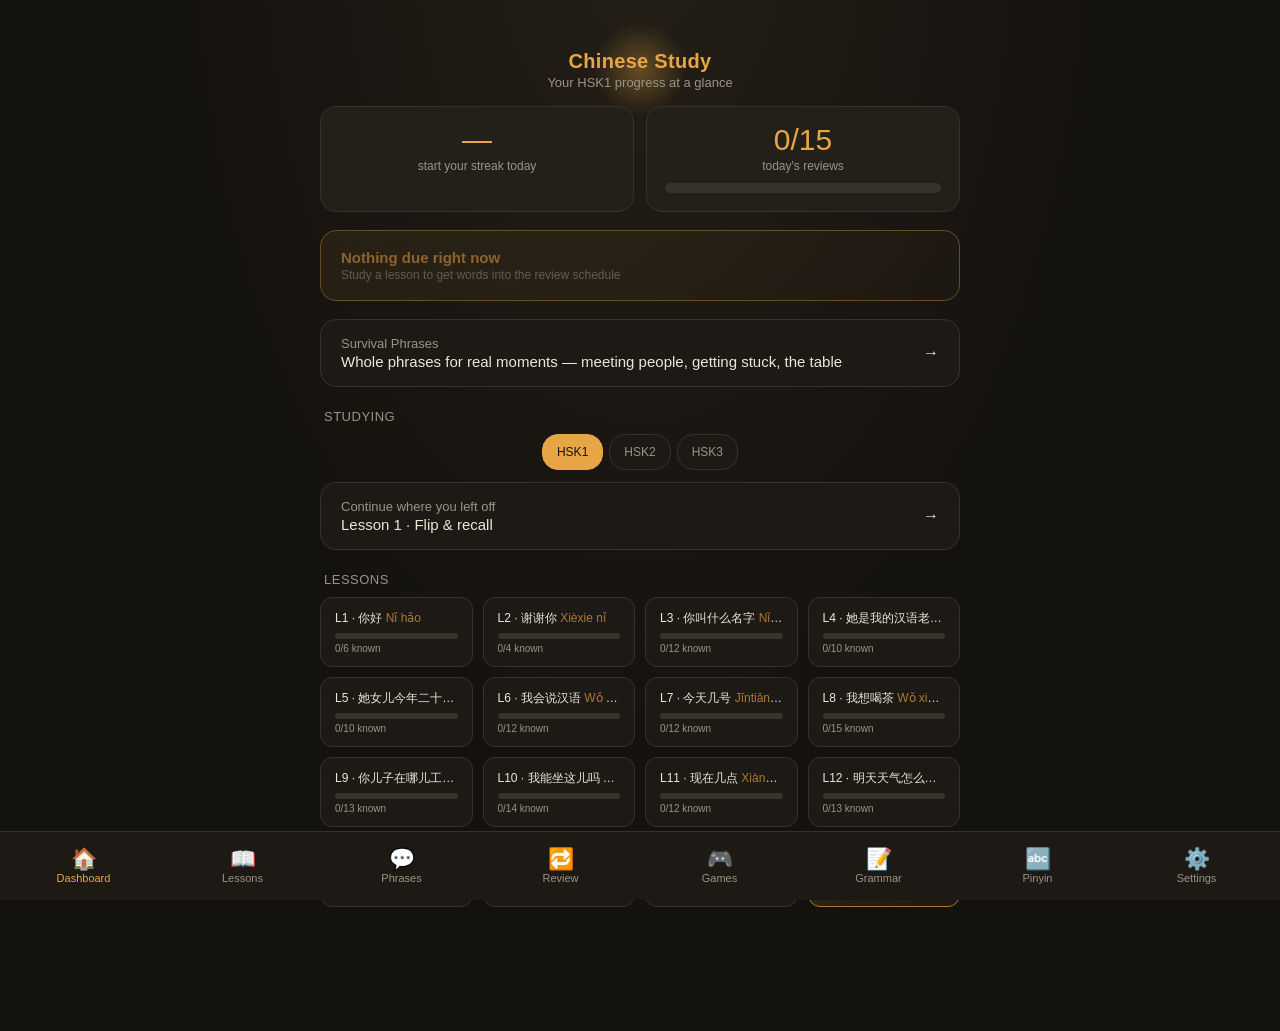
<file: index.html>
<!DOCTYPE html>
<html lang="en">
<head>
<meta charset="UTF-8">
<meta name="viewport" content="width=device-width, initial-scale=1, viewport-fit=cover">
<title>Chinese Study</title>
<meta name="description" content="Offline Chinese Study app — HSK flashcards, typing drills, listening comprehension, grammar notes and a pinyin reference, with a dark amber night-shift theme (default) or light mode.">
<meta name="theme-color" content="#14120f">
<link rel="manifest" href="manifest.webmanifest">
<link rel="icon" href="icons/icon-192.png">
<link rel="apple-touch-icon" href="icons/icon-192.png">
<meta name="apple-mobile-web-app-capable" content="yes">
<meta name="apple-mobile-web-app-status-bar-style" content="black-translucent">
<meta name="apple-mobile-web-app-title" content="Chinese Study">
<link rel="stylesheet" href="css/style.css">
</head>
<body>
<div class="wrap" id="screen"></div>
<nav class="bottom-nav" id="bottomNav"></nav>

<script src="data/book-registry.js"></script>
<script src="data/hsk1/lessons/lesson-01.js"></script>
<script src="data/hsk1/lessons/lesson-02.js"></script>
<script src="data/hsk1/lessons/lesson-03.js"></script>
<script src="data/hsk1/lessons/lesson-04.js"></script>
<script src="data/hsk1/lessons/lesson-05.js"></script>
<script src="data/hsk1/lessons/lesson-06.js"></script>
<script src="data/hsk1/lessons/lesson-07.js"></script>
<script src="data/hsk1/lessons/lesson-08.js"></script>
<script src="data/hsk1/lessons/lesson-09.js"></script>
<script src="data/hsk1/lessons/lesson-10.js"></script>
<script src="data/hsk1/lessons/lesson-11.js"></script>
<script src="data/hsk1/lessons/lesson-12.js"></script>
<script src="data/hsk1/lessons/lesson-13.js"></script>
<script src="data/hsk1/lessons/lesson-14.js"></script>
<script src="data/hsk1/lessons/lesson-15.js"></script>
<script src="data/hsk1/grammar/lesson-03.js"></script>
<script src="data/hsk1/grammar/lesson-04.js"></script>
<script src="data/hsk1/grammar/lesson-05.js"></script>
<script src="data/hsk1/grammar/lesson-06.js"></script>
<script src="data/hsk1/grammar/lesson-07.js"></script>
<script src="data/hsk1/grammar/lesson-08.js"></script>
<script src="data/hsk1/grammar/lesson-09.js"></script>
<script src="data/hsk1/grammar/lesson-10.js"></script>
<script src="data/hsk1/grammar/lesson-11.js"></script>
<script src="data/hsk1/grammar/lesson-12.js"></script>
<script src="data/hsk1/grammar/lesson-13.js"></script>
<script src="data/hsk1/grammar/lesson-14.js"></script>
<script src="data/hsk1/grammar/lesson-15.js"></script>
<script src="data/hsk2/lessons/lesson-01.js"></script>
<script src="data/hsk2/lessons/lesson-02.js"></script>
<script src="data/hsk2/lessons/lesson-03.js"></script>
<script src="data/hsk2/lessons/lesson-04.js"></script>
<script src="data/hsk2/lessons/lesson-05.js"></script>
<script src="data/hsk2/lessons/lesson-06.js"></script>
<script src="data/hsk2/lessons/lesson-07.js"></script>
<script src="data/hsk2/lessons/lesson-08.js"></script>
<script src="data/hsk2/lessons/lesson-09.js"></script>
<script src="data/hsk2/lessons/lesson-10.js"></script>
<script src="data/hsk2/lessons/lesson-11.js"></script>
<script src="data/hsk2/lessons/lesson-12.js"></script>
<script src="data/hsk2/lessons/lesson-13.js"></script>
<script src="data/hsk2/lessons/lesson-14.js"></script>
<script src="data/hsk2/lessons/lesson-15.js"></script>
<script src="data/hsk2/grammar/lesson-01.js"></script>
<script src="data/hsk2/grammar/lesson-02.js"></script>
<script src="data/hsk2/grammar/lesson-03.js"></script>
<script src="data/hsk2/grammar/lesson-04.js"></script>
<script src="data/hsk2/grammar/lesson-05.js"></script>
<script src="data/hsk2/grammar/lesson-06.js"></script>
<script src="data/hsk2/grammar/lesson-07.js"></script>
<script src="data/hsk2/grammar/lesson-08.js"></script>
<script src="data/hsk2/grammar/lesson-09.js"></script>
<script src="data/hsk2/grammar/lesson-10.js"></script>
<script src="data/hsk2/grammar/lesson-11.js"></script>
<script src="data/hsk2/grammar/lesson-12.js"></script>
<script src="data/hsk2/grammar/lesson-13.js"></script>
<script src="data/hsk2/grammar/lesson-14.js"></script>
<script src="data/hsk2/grammar/lesson-15.js"></script>
<script src="data/hsk3/lessons/lesson-01.js"></script>
<script src="data/hsk3/lessons/lesson-02.js"></script>
<script src="data/hsk3/lessons/lesson-03.js"></script>
<script src="data/hsk3/lessons/lesson-04.js"></script>
<script src="data/hsk3/lessons/lesson-05.js"></script>
<script src="data/hsk3/lessons/lesson-06.js"></script>
<script src="data/hsk3/lessons/lesson-07.js"></script>
<script src="data/hsk3/lessons/lesson-08.js"></script>
<script src="data/hsk3/lessons/lesson-09.js"></script>
<script src="data/hsk3/lessons/lesson-10.js"></script>
<script src="data/hsk3/lessons/lesson-11.js"></script>
<script src="data/hsk3/lessons/lesson-12.js"></script>
<script src="data/hsk3/lessons/lesson-13.js"></script>
<script src="data/hsk3/lessons/lesson-14.js"></script>
<script src="data/hsk3/lessons/lesson-15.js"></script>
<script src="data/hsk3/lessons/lesson-16.js"></script>
<script src="data/hsk3/lessons/lesson-17.js"></script>
<script src="data/hsk3/lessons/lesson-18.js"></script>
<script src="data/hsk3/lessons/lesson-19.js"></script>
<script src="data/hsk3/lessons/lesson-20.js"></script>
<script src="data/hsk3/grammar/lesson-01.js"></script>
<script src="data/hsk3/grammar/lesson-02.js"></script>
<script src="data/hsk3/grammar/lesson-03.js"></script>
<script src="data/hsk3/grammar/lesson-04.js"></script>
<script src="data/hsk3/grammar/lesson-05.js"></script>
<script src="data/hsk3/grammar/lesson-06.js"></script>
<script src="data/hsk3/grammar/lesson-07.js"></script>
<script src="data/hsk3/grammar/lesson-08.js"></script>
<script src="data/hsk3/grammar/lesson-09.js"></script>
<script src="data/hsk3/grammar/lesson-10.js"></script>
<script src="data/hsk3/grammar/lesson-11.js"></script>
<script src="data/hsk3/grammar/lesson-12.js"></script>
<script src="data/hsk3/grammar/lesson-13.js"></script>
<script src="data/hsk3/grammar/lesson-14.js"></script>
<script src="data/hsk3/grammar/lesson-15.js"></script>
<script src="data/hsk3/grammar/lesson-16.js"></script>
<script src="data/hsk3/grammar/lesson-17.js"></script>
<script src="data/hsk3/grammar/lesson-18.js"></script>
<script src="data/hsk3/grammar/lesson-19.js"></script>
<script src="data/hsk3/grammar/lesson-20.js"></script>
<script src="data/pinyin-data.js"></script>
<script src="js/storage.js"></script>
<script src="js/theme.js"></script>
<script src="js/speech.js"></script>
<script src="js/recorder.js"></script>
<script src="js/lessons.js"></script>
<script src="js/survival-phrases.js"></script>
<script src="js/pinyin.js"></script>
<script src="js/dashboard.js"></script>
<script src="js/final-test.js"></script>
<script src="js/review.js"></script>
<script src="js/numbers.js"></script>
<script src="js/date-weekday.js"></script>
<script src="js/mahjong.js"></script>
<script src="js/colors.js"></script>
<script src="js/games.js"></script>
<script src="js/grammar.js"></script>
<script src="js/settings.js"></script>
<script src="js/speech-input.js"></script>
<script src="js/app.js"></script>
</body>
</html>
</file>
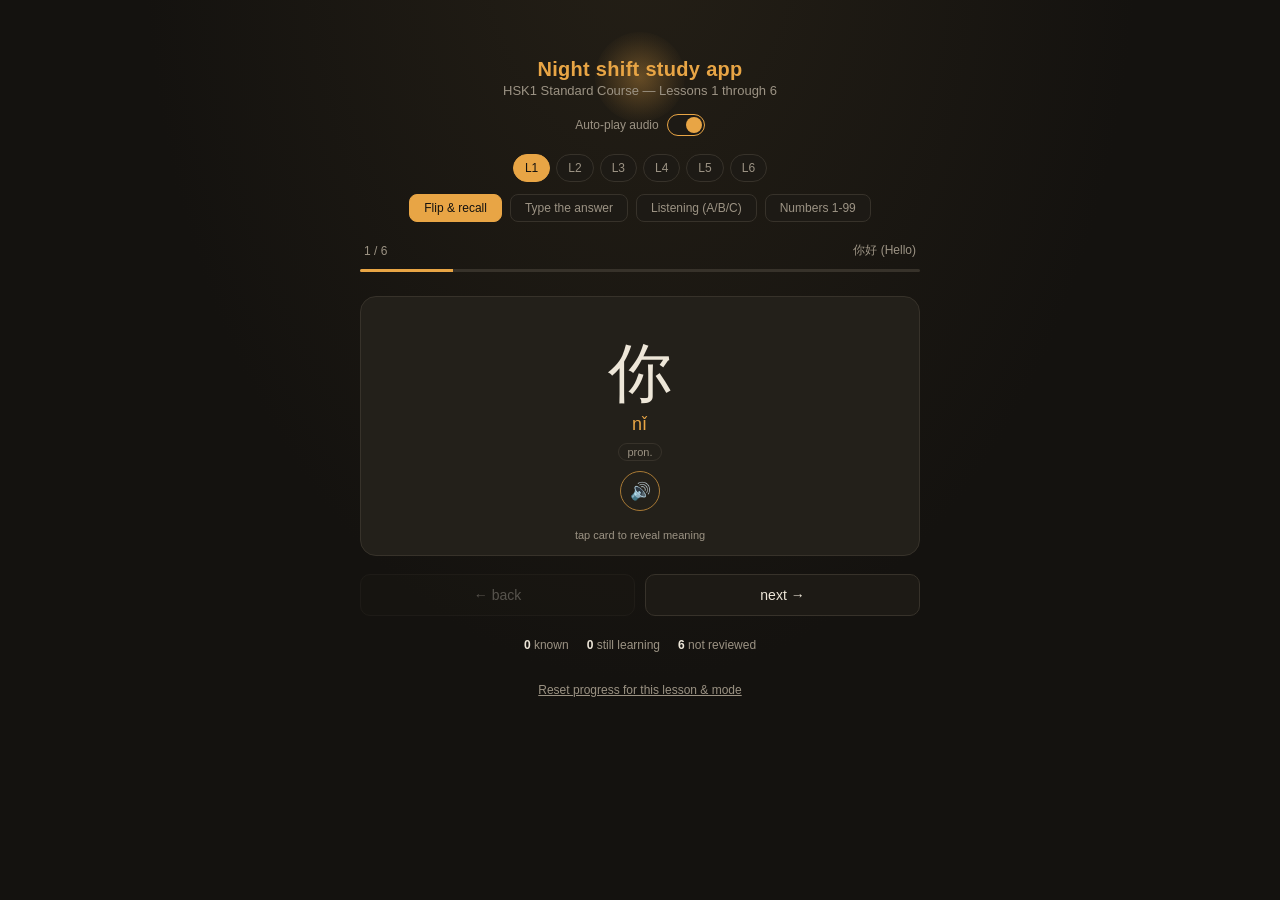
<file: hsk1_lessons_1-6.html>
<!DOCTYPE html>
<html lang="en">
<head>
<meta charset="UTF-8">
<title>HSK1 Lessons 1-6 — Night Shift Study App</title>
<style>
:root {
  --bg: #14120f; --panel: #1d1a15; --card: #23201a; --amber: #e8a545; --amber-dim: #a97a35;
  --text: #ede6d8; --text-dim: #9c9384; --green: #7fb069; --red: #c96a5a; --border: #37322a;
}
* { box-sizing: border-box; }
body { background: radial-gradient(ellipse at 50% -10%, #241f16 0%, var(--bg) 55%); color: var(--text); font-family: -apple-system, "Segoe UI", sans-serif; margin: 0; padding: 32px 16px 60px; min-height: 100vh; }
.wrap { max-width: 560px; margin: 0 auto; }
.lamp { width: 90px; height: 90px; margin: 0 auto 6px; border-radius: 50%; background: radial-gradient(circle, rgba(232,165,69,0.35) 0%, rgba(232,165,69,0.06) 60%, transparent 75%); }
h1 { text-align: center; font-size: 20px; font-weight: 600; letter-spacing: 0.3px; margin: -70px 0 2px; color: var(--amber); }
.sub { text-align: center; color: var(--text-dim); font-size: 13px; margin-bottom: 16px; }
.autoplay-row { display: flex; align-items: center; justify-content: center; gap: 8px; margin-bottom: 18px; font-size: 12px; color: var(--text-dim); }
.switch { position: relative; width: 38px; height: 22px; background: var(--panel); border: 1px solid var(--border); border-radius: 12px; cursor: pointer; flex-shrink: 0; }
.switch .knob { position: absolute; top: 2px; left: 2px; width: 16px; height: 16px; background: var(--text-dim); border-radius: 50%; transition: left 0.15s, background 0.15s; }
.switch.on { border-color: var(--amber); }
.switch.on .knob { left: 18px; background: var(--amber); }
.tabs { display: flex; gap: 6px; justify-content: center; margin-bottom: 12px; flex-wrap: wrap; }
.tab { background: var(--panel); border: 1px solid var(--border); color: var(--text-dim); padding: 6px 11px; border-radius: 16px; font-size: 12px; cursor: pointer; }
.tab.active { color: var(--bg); background: var(--amber); border-color: var(--amber); }
.mode-toggle { display: flex; gap: 8px; justify-content: center; margin-bottom: 20px; flex-wrap: wrap; }
.mode-btn { background: var(--panel); border: 1px solid var(--border); color: var(--text-dim); padding: 6px 14px; border-radius: 8px; font-size: 12px; cursor: pointer; }
.mode-btn.active { color: var(--bg); background: var(--amber); border-color: var(--amber); }
.progress-row { display: flex; justify-content: space-between; align-items: center; font-size: 12px; color: var(--text-dim); margin-bottom: 10px; padding: 0 4px; }
.progress-bar { height: 3px; background: var(--border); border-radius: 3px; margin-bottom: 24px; overflow: hidden; }
.progress-fill { height: 100%; background: var(--amber); transition: width 0.3s; }
.card { background: var(--card); border: 1px solid var(--border); border-radius: 16px; min-height: 260px; display: flex; flex-direction: column; align-items: center; justify-content: center; text-align: center; padding: 30px 24px; cursor: pointer; user-select: none; position: relative; }
.hanzi { font-size: 64px; color: var(--text); margin-bottom: 8px; line-height: 1; }
.pinyin { font-size: 18px; color: var(--amber); letter-spacing: 0.5px; }
.pos-tag { font-size: 11px; color: var(--text-dim); border: 1px solid var(--border); border-radius: 10px; padding: 2px 8px; margin-top: 8px; display: inline-block; }
.tap-hint { position: absolute; bottom: 14px; font-size: 11px; color: var(--text-dim); }
.back-english { font-size: 22px; color: var(--text); margin-bottom: 10px; }
.mnemonic { font-size: 14px; color: var(--text-dim); line-height: 1.55; max-width: 400px; margin-bottom: 12px; }
.mnemonic b { color: var(--amber); font-weight: 600; }
.example { font-size: 13px; color: var(--text-dim); border-top: 1px solid var(--border); padding-top: 12px; margin-top: 6px; max-width: 400px; line-height: 1.6; }
.example .ex-h { color: var(--text); font-size: 16px; }
.example .ex-p { color: var(--amber-dim); }
.speak-btn { background: none; border: 1px solid var(--amber-dim); color: var(--amber); width: 40px; height: 40px; border-radius: 50%; font-size: 17px; cursor: pointer; display: flex; align-items: center; justify-content: center; margin: 10px auto 0; }
.speak-btn:active { transform: scale(0.94); }
.speak-btn.speaking { color: var(--bg); background: var(--amber); }
.type-input { width: 100%; max-width: 300px; background: var(--bg); border: 1px solid var(--border); color: var(--text); padding: 10px 12px; border-radius: 8px; font-size: 15px; text-align: center; margin-top: 16px; }
.type-input:focus { outline: none; border-color: var(--amber); }
.type-input.wrong-input { border-color: var(--red); }
.submit-btn { background: var(--amber); color: var(--bg); border: none; padding: 10px 20px; border-radius: 8px; font-size: 14px; font-weight: 600; cursor: pointer; margin-top: 12px; }
.error-text { color: var(--red); font-size: 12px; margin-top: 8px; }
.feedback-badge { font-size: 15px; font-weight: 600; padding: 6px 16px; border-radius: 20px; margin-bottom: 12px; display: inline-block; }
.feedback-badge.correct { background: rgba(127,176,105,0.15); color: var(--green); }
.feedback-badge.wrong { background: rgba(201,106,90,0.15); color: var(--red); }
.your-answer { font-size: 13px; color: var(--text-dim); margin-bottom: 4px; }
.listen-play { background: var(--amber); color: var(--bg); border: none; width: 64px; height: 64px; border-radius: 50%; font-size: 26px; cursor: pointer; display: flex; align-items: center; justify-content: center; margin-bottom: 14px; }
.listen-play:active { transform: scale(0.95); }
.listen-hint { font-size: 12px; color: var(--text-dim); margin-bottom: 18px; }
.question-text { font-size: 16px; color: var(--text); margin-bottom: 4px; }
.question-hanzi { font-size: 13px; color: var(--text-dim); margin-bottom: 16px; }
.option-btn { width: 100%; max-width: 340px; background: var(--panel); border: 1px solid var(--border); color: var(--text); padding: 12px 16px; border-radius: 10px; font-size: 16px; cursor: pointer; margin-bottom: 10px; text-align: left; display: flex; align-items: center; gap: 10px; }
.option-btn .opt-letter { color: var(--amber); font-weight: 600; }
.opt-text { display: flex; flex-direction: column; gap: 2px; }
.opt-pinyin { color: var(--text); font-size: 15px; }
.opt-hanzi { color: var(--text-dim); font-size: 13px; }
.option-btn.correct-opt { border-color: var(--green); background: rgba(127,176,105,0.1); }
.option-btn.wrong-opt { border-color: var(--red); background: rgba(201,106,90,0.1); }
.controls { display: flex; justify-content: space-between; gap: 10px; margin-top: 18px; }
button.nav { flex: 1; background: var(--panel); border: 1px solid var(--border); color: var(--text); padding: 12px; border-radius: 10px; font-size: 14px; cursor: pointer; }
button.know { border-color: var(--green); color: var(--green); }
button.learning { border-color: var(--red); color: var(--red); }
button.nav:active { transform: scale(0.97); }
.stats { display: flex; justify-content: center; gap: 18px; margin-top: 22px; font-size: 12px; color: var(--text-dim); }
.stats span b { color: var(--text); }
.reset { display: block; margin: 30px auto 0; background: none; border: none; color: var(--text-dim); font-size: 12px; text-decoration: underline; cursor: pointer; }
.num-big { font-size: 30px; color: var(--text); margin-bottom: 6px; }
.num-hint { font-size: 12px; color: var(--text-dim); margin-bottom: 18px; }
.soon-box { text-align: center; padding: 50px 20px; color: var(--text-dim); font-size: 14px; }
</style>
</head>
<body>
<div class="wrap">
  <div class="lamp"></div>
  <h1>Night shift study app</h1>
  <div class="sub">HSK1 Standard Course — Lessons 1 through 6</div>
  <div class="autoplay-row">
    <span>Auto-play audio</span>
    <div class="switch" id="autoplaySwitch"><div class="knob"></div></div>
  </div>
  <div class="tabs" id="tabs"></div>
  <div class="mode-toggle" id="modeToggle"></div>
  <div class="progress-row">
    <span id="posLabel">1 / 1</span>
    <span id="lessonLabel"></span>
  </div>
  <div class="progress-bar"><div class="progress-fill" id="progressFill"></div></div>
  <div id="cardArea"></div>
  <div class="stats" id="statsRow"></div>
  <button class="reset" id="resetBtn">Reset progress for this lesson &amp; mode</button>
</div>
<script>
const LESSONS = {"1": {"title": "你好 (Hello)", "words": [{"h": "你", "p": "nǐ", "pos": "pron.", "e": "you", "m": "The most basic pronoun — 亻(person) radical on the left."}, {"h": "好", "p": "hǎo", "pos": "adj.", "e": "good, well, fine", "m": "女(woman) + 子(child) — a mother with her child was seen as a picture of \"good.\""}, {"h": "您", "p": "nín", "pos": "pron.", "e": "you (polite/formal)", "m": "你 (you) sitting on top of 心 (heart) — a \"you\" said with heart, i.e. respectfully."}, {"h": "你们", "p": "nǐmen", "pos": "pron.", "e": "you (plural)", "m": "你(you) + 们(plural suffix) — more than one \"you.\""}, {"h": "对不起", "p": "duìbuqǐ", "pos": "v.", "e": "sorry, excuse me", "m": "Literally \"cannot face you\" — a classic apology phrase."}, {"h": "没关系", "p": "méi guānxi", "pos": "phrase", "e": "it doesn't matter, never mind", "m": "没(not) + 关系(relation/matter) — \"it doesn't concern anything,\" i.e. no big deal."}]}, "2": {"title": "谢谢你 (Thank you)", "words": [{"h": "谢谢", "p": "xièxie", "pos": "v.", "e": "thank you", "m": "Doubled character — repetition makes it feel warmer, like saying \"thanks, thanks.\""}, {"h": "不", "p": "bù", "pos": "adv.", "e": "no, not", "m": "The single most common negator in Chinese — short, sharp, and everywhere."}, {"h": "不客气", "p": "bú kèqi", "pos": "phrase", "e": "you're welcome", "m": "不(not) + 客气(polite/formal) — \"no need to be so formal about it.\""}, {"h": "再见", "p": "zàijiàn", "pos": "v.", "e": "goodbye", "m": "再(again) + 见(see) — literally \"see you again.\""}]}, "3": {"title": "你叫什么名字 (What's your name)", "words": [{"h": "叫", "p": "jiào", "pos": "v.", "e": "to be called, to call", "m": "口(mouth) radical — calling out someone's name uses your mouth."}, {"h": "什么", "p": "shénme", "pos": "pron.", "e": "what", "m": "Sounds like \"shummuh\" — the go-to question word for \"what.\""}, {"h": "名字", "p": "míngzi", "pos": "n.", "e": "name", "m": "名(name) has 夕(evening)+口(mouth) — calling a name out in the dark to know who's there."}, {"h": "我", "p": "wǒ", "pos": "pron.", "e": "I, me", "m": "One of the first words anyone learns — the self."}, {"h": "是", "p": "shì", "pos": "v.", "e": "to be", "m": "The core linking verb — \"is/am/are\" all rolled into one character."}, {"h": "老师", "p": "lǎoshī", "pos": "n.", "e": "teacher", "m": "老(old/venerable) + 师(master) — an old, respected master of a craft."}, {"h": "吗", "p": "ma", "pos": "part.", "e": "question particle", "m": "Tack it onto the end of a statement to turn it into a yes/no question."}, {"h": "学生", "p": "xuésheng", "pos": "n.", "e": "student", "m": "学(study) + 生(life/person) — one whose life is studying."}, {"h": "人", "p": "rén", "pos": "n.", "e": "person", "m": "Literally looks like a pair of legs walking — a person in motion."}, {"h": "李月", "p": "Lǐ Yuè", "pos": "prop.n.", "e": "Li Yue (a name)", "m": "A common surname (李, Li) + given name (月, moon)."}, {"h": "中国", "p": "Zhōngguó", "pos": "prop.n.", "e": "China", "m": "中(middle) + 国(country) — the \"middle kingdom.\""}, {"h": "美国", "p": "Měiguó", "pos": "prop.n.", "e": "USA", "m": "美(beautiful) + 国(country) — literally \"beautiful country.\""}]}, "4": {"title": "她是我的汉语老师 (She is my Chinese teacher)", "words": [{"h": "她", "p": "tā", "pos": "pron.", "e": "she, her", "m": "Female version of 他 — same sound, different radical (女, woman) on the left."}, {"h": "谁", "p": "shéi", "pos": "pron.", "e": "who, whom", "m": "Sounds like \"shay\" — \"Shay, who is that?\"", "ex": "她是谁？", "exp": "Tā shì shéi?", "exe": "Who is she?"}, {"h": "的", "p": "de", "pos": "part.", "e": "possessive particle", "m": "The most common character in Chinese — think of it as an apostrophe-s: 我的 = \"my\"."}, {"h": "汉语", "p": "Hànyǔ", "pos": "n.", "e": "Chinese (language)", "m": "汉(Han) + 语(language) — the language of the Han people.", "alt": ["chinese", "mandarin"]}, {"h": "哪", "p": "nǎ", "pos": "pron.", "e": "which", "m": "Sounds like \"nah\" — \"Nah, which one do you mean?\"", "alt": ["which one"], "ex": "你是哪国人？", "exp": "Nǐ shì nǎ guó rén?", "exe": "Which country are you from?"}, {"h": "国", "p": "guó", "pos": "n.", "e": "country, nation", "m": "A box (囗) with a jade treasure (玉) inside — a country is a walled-in treasure."}, {"h": "呢", "p": "ne", "pos": "part.", "e": "question particle (...and you?)", "m": "A soft trailing sound — like leaving a question hanging in the air.", "alt": ["and you", "question particle"]}, {"h": "他", "p": "tā", "pos": "pron.", "e": "he, him", "m": "人(person) radical on the left — the default \"he\" pronoun."}, {"h": "同学", "p": "tóngxué", "pos": "n.", "e": "classmate", "m": "同(same) + 学(study) — someone who studies the same class as you."}, {"h": "朋友", "p": "péngyou", "pos": "n.", "e": "friend", "m": "Two 月(moon) shapes side by side — two moons hanging out together."}], "listening": [{"sentence": "他叫李朋，他是中国人。", "sentenceP": "Tā jiào Lǐ Péng, tā shì Zhōngguó rén.", "question": "他是哪国人？", "questionP": "Tā shì nǎ guó rén?", "options": ["美国人", "法国人", "中国人"], "optionsP": ["Měiguó rén", "Fǎguó rén", "Zhōngguó rén"], "correct": 2}, {"sentence": "她是中国人，她是我的汉语老师。", "sentenceP": "Tā shì Zhōngguó rén, tā shì wǒ de Hànyǔ lǎoshī.", "question": "她是谁？", "questionP": "Tā shì shéi?", "options": ["我的朋友", "我的同学", "我的老师"], "optionsP": ["wǒ de péngyou", "wǒ de tóngxué", "wǒ de lǎoshī"], "correct": 2}, {"sentence": "她叫安妮，她不是我同学，她是我朋友。", "sentenceP": "Tā jiào Ānnī, tā bú shì wǒ tóngxué, tā shì wǒ péngyou.", "question": "她是谁？", "questionP": "Tā shì shéi?", "options": ["我的朋友", "我的同学", "我的老师"], "optionsP": ["wǒ de péngyou", "wǒ de tóngxué", "wǒ de lǎoshī"], "correct": 0}, {"sentence": "她叫李心，是我的中国朋友。", "sentenceP": "Tā jiào Lǐ Xīn, shì wǒ de Zhōngguó péngyou.", "question": "她叫什么名字？", "questionP": "Tā jiào shénme míngzi?", "options": ["王方", "李心", "安妮"], "optionsP": ["Wáng Fāng", "Lǐ Xīn", "Ānnī"], "correct": 1}]}, "5": {"title": "她女儿今年二十岁 (Her daughter is 20 years old this year)", "words": [{"h": "家", "p": "jiā", "pos": "n.", "e": "family, home", "m": "A pig (豕) under a roof (宀) — a home was wherever the livestock lived too."}, {"h": "有", "p": "yǒu", "pos": "v.", "e": "to have, there be", "m": "Looks like a hand holding meat — to have something in your grasp."}, {"h": "口", "p": "kǒu", "pos": "m.", "e": "measure word for family members", "m2": "", "m": "Literally a mouth-shaped box — used to count \"mouths to feed\" in a household."}, {"h": "女儿", "p": "nǚ'ér", "pos": "n.", "e": "daughter", "m": "女(woman) + 儿(child) — a female child."}, {"h": "几", "p": "jǐ", "pos": "pron.", "e": "how many", "m": "Short and small-looking, just like the small numbers it usually asks about."}, {"h": "岁", "p": "suì", "pos": "m.", "e": "year (of age)", "m": "Sounds like \"sway\" — imagine candles swaying on a birthday cake as you count years."}, {"h": "了", "p": "le", "pos": "part.", "e": "indicates a change or new circumstance", "m": "A tiny hook-shaped character — a hook that grabs onto a sentence to mark \"now it's different.\""}, {"h": "今年", "p": "jīnnián", "pos": "n.", "e": "this year", "m": "今(now) + 年(year) — the year that is now."}, {"h": "多", "p": "duō", "pos": "adv.", "e": "indicating degree (how...)", "m": "Two 夕(evening) stacked — many evenings passing means \"a lot.\""}, {"h": "大", "p": "dà", "pos": "adj.", "e": "(of age) old, big", "m": "A person (人) stretching their arms wide — as big as you can be."}], "listening": [{"sentence": "李老师的女儿今年4岁了。", "sentenceP": "Lǐ lǎoshī de nǚ'ér jīnnián sì suì le.", "question": "谁今年4岁了？", "questionP": "Shéi jīnnián sì suì le?", "options": ["张老师", "李老师", "李老师的女儿"], "optionsP": ["Zhāng lǎoshī", "Lǐ lǎoshī", "Lǐ lǎoshī de nǚ'ér"], "correct": 2}, {"sentence": "他是我的汉语老师，他今年45岁。", "sentenceP": "Tā shì wǒ de Hànyǔ lǎoshī, tā jīnnián sìshíwǔ suì.", "question": "我的汉语老师今年多大？", "questionP": "Wǒ de Hànyǔ lǎoshī jīnnián duō dà?", "options": ["40岁", "45岁", "50岁"], "optionsP": ["sìshí suì", "sìshíwǔ suì", "wǔshí suì"], "correct": 1}, {"sentence": "他是我的中国朋友，他家有3口人。", "sentenceP": "Tā shì wǒ de Zhōngguó péngyou, tā jiā yǒu sān kǒu rén.", "question": "谁家有3口人？", "questionP": "Shéi jiā yǒu sān kǒu rén?", "options": ["我家", "我的中国朋友家", "我的美国朋友家"], "optionsP": ["wǒ jiā", "wǒ de Zhōngguó péngyou jiā", "wǒ de Měiguó péngyou jiā"], "correct": 1}, {"sentence": "他叫大卫，他是美国学生，他今年22岁。", "sentenceP": "Tā jiào Dàwèi, tā shì Měiguó xuésheng, tā jīnnián èrshí'èr suì.", "question": "大卫今年多大？", "questionP": "Dàwèi jīnnián duō dà?", "options": ["20岁", "21岁", "22岁"], "optionsP": ["èrshí suì", "èrshíyī suì", "èrshí'èr suì"], "correct": 2}]}, "6": {"title": "我会说汉语 (I can speak Chinese)", "words": [{"h": "会", "p": "huì", "pos": "mod.", "e": "can, to be able to", "m": "Sounds like \"hway\" — \"Hey, I know how to do that!\""}, {"h": "说", "p": "shuō", "pos": "v.", "e": "to speak, to say", "m": "言(speech) radical on the left — anything with 言 involves talking."}, {"h": "妈妈", "p": "māma", "pos": "n.", "e": "mother", "m": "女(woman) radical + repeated \"ma\" — just like \"mama\" in English."}, {"h": "菜", "p": "cài", "pos": "n.", "e": "dish, cuisine", "m": "艹(grass/plant) on top — dishes grown from the earth."}, {"h": "很", "p": "hěn", "pos": "adv.", "e": "very, quite", "m": "Sounds like \"hun\" — \"Hun, I very much agree.\"", "alt": ["very"]}, {"h": "好吃", "p": "hǎochī", "pos": "adj.", "e": "delicious, tasty", "m": "好(good) + 吃(eat) — literally \"good to eat.\""}, {"h": "做", "p": "zuò", "pos": "v.", "e": "to make, to produce", "m": "人(person) radical — a person's action of making something."}, {"h": "写", "p": "xiě", "pos": "v.", "e": "to write", "m": "A roof-like shape over a hook — a pen scratching under a lamp late at night."}, {"h": "汉字", "p": "Hànzì", "pos": "n.", "e": "Chinese character", "m": "汉(Han) + 字(character) — the writing system of the Han people."}, {"h": "字", "p": "zì", "pos": "n.", "e": "character, word", "m": "A child (子) under a roof (宀) — characters are \"born\" under the roof of language."}, {"h": "怎么", "p": "zěnme", "pos": "pron.", "e": "how (manner)", "m": "Sounds like \"zen-muh\" — calmly asking, in a zen tone, \"how does this work?\""}, {"h": "读", "p": "dú", "pos": "v.", "e": "to read", "m": "言(speech) radical — reading aloud involves speech."}], "listening": [{"sentence": "我会做中国菜，中国菜很好吃。", "sentenceP": "Wǒ huì zuò Zhōngguó cài, Zhōngguó cài hěn hǎochī.", "question": "他会做什么菜？", "questionP": "Tā huì zuò shénme cài?", "options": ["中国菜", "美国菜", "法国菜"], "optionsP": ["Zhōngguó cài", "Měiguó cài", "Fǎguó cài"], "correct": 0}, {"sentence": "我的汉语名字是李朋，我会写我的汉语名字。", "sentenceP": "Wǒ de Hànyǔ míngzi shì Lǐ Péng, wǒ huì xiě wǒ de Hànyǔ míngzi.", "question": "他的汉语名字是什么？", "questionP": "Tā de Hànyǔ míngzi shì shénme?", "options": ["张朋", "王朋", "李朋"], "optionsP": ["Zhāng Péng", "Wáng Péng", "Lǐ Péng"], "correct": 2}, {"sentence": "我的好朋友是中国人，他会说汉语。", "sentenceP": "Wǒ de hǎo péngyou shì Zhōngguó rén, tā huì shuō Hànyǔ.", "question": "他的好朋友会说什么？", "questionP": "Tā de hǎo péngyou huì shuō shénme?", "options": ["英语", "汉语", "法语"], "optionsP": ["Yīngyǔ", "Hànyǔ", "Fǎyǔ"], "correct": 1}, {"sentence": "我妈妈不会写汉字，我会写汉字。", "sentenceP": "Wǒ māma bú huì xiě Hànzì, wǒ huì xiě Hànzì.", "question": "谁会写汉字？", "questionP": "Shéi huì xiě Hànzì?", "options": ["我", "我妈妈", "我朋友"], "optionsP": ["wǒ", "wǒ māma", "wǒ péngyou"], "correct": 0}]}};
const LESSON_ORDER = ["1", "2", "3", "4", "5", "6"];
const HAS_NUMBERS = true;

let currentLesson = LESSON_ORDER[0];
let mode = "flip";
let autoPlayEnabled = true;
let idx = 0;
let flipped = false;
let typed = false;
let typedAnswer = "";
let lastCorrect = null;
let selectedOpt = null;
let progress = {};

let zhVoice = null;
function pickVoice() {
  const voices = window.speechSynthesis ? window.speechSynthesis.getVoices() : [];
  zhVoice = voices.find(v => v.lang === 'zh-CN') || voices.find(v => v.lang && v.lang.startsWith('zh')) || null;
}
if (window.speechSynthesis) { pickVoice(); window.speechSynthesis.onvoiceschanged = pickVoice; }
function speak(hanzi, btnId, rate) {
  if (!window.speechSynthesis) return;
  window.speechSynthesis.cancel();
  const utter = new SpeechSynthesisUtterance(hanzi);
  utter.lang = 'zh-CN';
  utter.rate = rate || 0.85;
  if (zhVoice) utter.voice = zhVoice;
  const btn = btnId ? document.getElementById(btnId) : null;
  if (btn) {
    btn.classList.add('speaking');
    utter.onend = () => btn.classList.remove('speaking');
    utter.onerror = () => btn.classList.remove('speaking');
  }
  window.speechSynthesis.speak(utter);
}

function normalize(s) { return s.toLowerCase().trim().replace(/[.!?]/g, ''); }
function checkAnswer(input, w) {
  const userN = normalize(input);
  if (!userN) return false;
  const candidates = [w.e].concat(w.alt || []);
  return candidates.some(c => {
    const cN = normalize(c);
    return userN === cN || (cN.includes(userN) && userN.length >= 3) || (userN.includes(cN) && cN.length >= 3);
  });
}

async function loadProgress(lesson, m) {
  try {
    const r = await window.storage.get('hsk-progress:' + lesson + ':' + m, false);
    progress = r ? JSON.parse(r.value) : {};
  } catch (e) { progress = {}; }
}
async function saveProgress(lesson, m) {
  try { await window.storage.set('hsk-progress:' + lesson + ':' + m, JSON.stringify(progress), false); } catch (e) {}
}
async function loadAutoplay() {
  try {
    const r = await window.storage.get('hsk-autoplay', false);
    autoPlayEnabled = r ? JSON.parse(r.value) : true;
  } catch (e) { autoPlayEnabled = true; }
}
async function saveAutoplay() {
  try { await window.storage.set('hsk-autoplay', JSON.stringify(autoPlayEnabled), false); } catch (e) {}
}
function buildAutoplayToggle() {
  const el = document.getElementById('autoplaySwitch');
  el.className = 'switch' + (autoPlayEnabled ? ' on' : '');
  el.innerHTML = '<div class="knob"></div>';
  el.onclick = async () => { autoPlayEnabled = !autoPlayEnabled; await saveAutoplay(); buildAutoplayToggle(); };
}

function buildTabs() {
  const el = document.getElementById('tabs');
  el.innerHTML = '';
  LESSON_ORDER.forEach(key => {
    const b = document.createElement('div');
    b.className = 'tab' + (key === currentLesson ? ' active' : '');
    b.textContent = 'L' + key;
    b.onclick = () => switchLesson(key);
    el.appendChild(b);
  });
}

function buildModeToggle() {
  const el = document.getElementById('modeToggle');
  el.innerHTML = `
    <div class="mode-btn ${mode === 'flip' ? 'active' : ''}" id="flipModeBtn">Flip &amp; recall</div>
    <div class="mode-btn ${mode === 'type' ? 'active' : ''}" id="typeModeBtn">Type the answer</div>
    <div class="mode-btn ${mode === 'listen' ? 'active' : ''}" id="listenModeBtn">Listening (A/B/C)</div>
    <div class="mode-btn ${mode === 'numbers' ? 'active' : ''}" id="numbersModeBtn">Numbers 1-99</div>
  `;
  document.getElementById('flipModeBtn').onclick = () => switchMode('flip');
  document.getElementById('typeModeBtn').onclick = () => switchMode('type');
  document.getElementById('listenModeBtn').onclick = () => switchMode('listen');
  document.getElementById('numbersModeBtn').onclick = () => switchMode('numbers');
}

async function switchMode(m) {
  mode = m; idx = 0; flipped = false; typed = false; lastCorrect = null; selectedOpt = null;
  buildModeToggle();
  if (mode !== 'numbers') await loadProgress(currentLesson, mode);
  render();
}
async function switchLesson(key) {
  currentLesson = key; idx = 0; flipped = false; typed = false; lastCorrect = null; selectedOpt = null;
  await loadProgress(currentLesson, mode);
  buildTabs();
  render();
}

function currentWords() { return LESSONS[currentLesson].words; }
function currentListening() { return LESSONS[currentLesson].listening || null; }

function render() {
  document.getElementById('lessonLabel').textContent = LESSONS[currentLesson].title;

  if (mode === 'flip') {
    const words = currentWords();
    if (idx >= words.length) idx = words.length - 1;
    setProgressBar(idx, words.length);
    renderFlipMode(words[idx], words.length);
    renderStats();
  } else if (mode === 'type') {
    const words = currentWords();
    if (idx >= words.length) idx = words.length - 1;
    setProgressBar(idx, words.length);
    renderTypeMode(words[idx], words.length);
    renderStats();
  } else if (mode === 'listen') {
    const items = currentListening();
    if (!items) {
      document.getElementById('progressFill').style.width = '0%';
      document.getElementById('posLabel').textContent = '';
      document.getElementById('cardArea').innerHTML = '<div class="soon-box">Listening drills for this lesson are not built yet.<br>Try Flip &amp; recall or Type the answer instead.</div>';
      document.getElementById('statsRow').innerHTML = '';
      return;
    }
    if (idx >= items.length) idx = items.length - 1;
    setProgressBar(idx, items.length);
    renderListenMode(items[idx], items.length);
    renderStats();
  } else if (mode === 'numbers') { renderNumbersMode(); }
}

function setProgressBar(i, total) {
  document.getElementById('posLabel').textContent = (i + 1) + ' / ' + total;
  document.getElementById('progressFill').style.width = (((i + 1) / total) * 100) + '%';
}

function renderFlipMode(w, total) {
  const cardArea = document.getElementById('cardArea');
  if (!flipped) {
    cardArea.innerHTML = `
      <div class="card" id="flipCard">
        <div class="hanzi">${w.h}</div>
        <div class="pinyin">${w.p}</div>
        <div class="pos-tag">${w.pos || ''}</div>
        <button class="speak-btn" id="speakBtnFront" aria-label="Play pronunciation">&#128266;</button>
        <div class="tap-hint">tap card to reveal meaning</div>
      </div>
      <div class="controls">
        <button class="nav" id="prevBtn" ${idx === 0 ? 'disabled style="opacity:0.3"' : ''}>&larr; back</button>
        <button class="nav" id="nextBtn" ${idx === total - 1 ? 'disabled style="opacity:0.3"' : ''}>next &rarr;</button>
      </div>
    `;
    document.getElementById('flipCard').onclick = () => { flipped = true; render(); };
    document.getElementById('speakBtnFront').onclick = (e) => { e.stopPropagation(); speak(w.h, 'speakBtnFront'); };
    if (autoPlayEnabled) speak(w.h, 'speakBtnFront');
    const prevBtn = document.getElementById('prevBtn'), nextBtn = document.getElementById('nextBtn');
    if (prevBtn) prevBtn.onclick = (e) => { e.stopPropagation(); if (idx > 0) { idx--; flipped = false; render(); } };
    if (nextBtn) nextBtn.onclick = (e) => { e.stopPropagation(); if (idx < total - 1) { idx++; flipped = false; render(); } };
  } else {
    const exampleHtml = w.ex ? `<div class="example"><div class="ex-h">${w.ex}</div><div class="ex-p">${w.exp}</div><div>${w.exe}</div></div>` : '';
    cardArea.innerHTML = `
      <div class="card" id="flipCard">
        <div class="hanzi" style="font-size:34px;">${w.h} <span class="pinyin" style="font-size:16px;">${w.p}</span></div>
        <button class="speak-btn" id="speakBtnBack" aria-label="Play pronunciation">&#128266;</button>
        <div class="back-english">${w.e}</div>
        <div class="mnemonic">${w.m}</div>
        ${exampleHtml}
      </div>
      <div class="controls">
        <button class="nav learning" id="learnBtn">still learning</button>
        <button class="nav know" id="knowBtn">I know this</button>
      </div>
    `;
    document.getElementById('flipCard').onclick = () => { flipped = false; render(); };
    document.getElementById('speakBtnBack').onclick = (e) => { e.stopPropagation(); speak(w.h, 'speakBtnBack'); };
    document.getElementById('knowBtn').onclick = async (e) => { e.stopPropagation(); progress[w.h] = 'known'; await saveProgress(currentLesson, mode); advanceFlip(); };
    document.getElementById('learnBtn').onclick = async (e) => { e.stopPropagation(); progress[w.h] = 'learning'; await saveProgress(currentLesson, mode); advanceFlip(); };
  }
}
function advanceFlip() {
  const total = currentWords().length;
  flipped = false;
  if (idx < total - 1) idx++;
  render();
}

function renderTypeMode(w, total) {
  const cardArea = document.getElementById('cardArea');
  if (!typed) {
    cardArea.innerHTML = `
      <div class="card" style="cursor:default;">
        <div class="hanzi">${w.h}</div>
        <div class="pinyin">${w.p}</div>
        <button class="speak-btn" id="speakBtnFront" aria-label="Play pronunciation">&#128266;</button>
        <input type="text" class="type-input" id="typeInput" placeholder="type the English meaning" autocomplete="off">
        <div class="error-text" id="errorText"></div>
        <button class="submit-btn" id="submitBtn">Check</button>
      </div>
      <div class="controls">
        <button class="nav" id="prevBtn" ${idx === 0 ? 'disabled style="opacity:0.3"' : ''}>&larr; back</button>
        <button class="nav" id="nextBtn" ${idx === total - 1 ? 'disabled style="opacity:0.3"' : ''}>next &rarr;</button>
      </div>
    `;
    document.getElementById('speakBtnFront').onclick = (e) => { e.stopPropagation(); speak(w.h, 'speakBtnFront'); };
    if (autoPlayEnabled) speak(w.h, 'speakBtnFront');
    const input = document.getElementById('typeInput');
    const doSubmit = async () => {
      const val = input.value;
      if (!val.trim()) { document.getElementById('errorText').textContent = 'Type an answer first.'; input.classList.add('wrong-input'); return; }
      lastCorrect = checkAnswer(val, w);
      progress[w.h] = lastCorrect ? 'known' : 'learning';
      await saveProgress(currentLesson, mode);
      typedAnswer = val; typed = true; render();
    };
    document.getElementById('submitBtn').onclick = doSubmit;
    input.addEventListener('keydown', (e) => { if (e.key === 'Enter') doSubmit(); });
    input.addEventListener('input', () => { input.classList.remove('wrong-input'); document.getElementById('errorText').textContent = ''; });
    input.focus();
    const prevBtn = document.getElementById('prevBtn'), nextBtn = document.getElementById('nextBtn');
    if (prevBtn) prevBtn.onclick = () => { if (idx > 0) { idx--; typed = false; render(); } };
    if (nextBtn) nextBtn.onclick = () => { if (idx < total - 1) { idx++; typed = false; render(); } };
  } else {
    cardArea.innerHTML = `
      <div class="card" style="cursor:default;">
        <div class="feedback-badge ${lastCorrect ? 'correct' : 'wrong'}">${lastCorrect ? 'Correct!' : 'Not quite'}</div>
        <div class="hanzi" style="font-size:34px;">${w.h} <span class="pinyin" style="font-size:16px;">${w.p}</span></div>
        <button class="speak-btn" id="speakBtnBack" aria-label="Play pronunciation">&#128266;</button>
        <div class="your-answer">You typed: "${typedAnswer}"</div>
        <div class="back-english">${w.e}</div>
        <div class="mnemonic">${w.m}</div>
      </div>
      <div class="controls">
        <button class="nav" id="nextTypeBtn">${idx < total - 1 ? 'next word \u2192' : 'lesson complete \u2192'}</button>
      </div>
    `;
    document.getElementById('speakBtnBack').onclick = (e) => { e.stopPropagation(); speak(w.h, 'speakBtnBack'); };
    document.getElementById('nextTypeBtn').onclick = () => { typed = false; if (idx < total - 1) idx++; render(); };
  }
}

function renderListenMode(item, total) {
  const cardArea = document.getElementById('cardArea');
  const key = currentLesson + '-' + idx;
  const letters = ['A', 'B', 'C'];
  if (selectedOpt === null) {
    cardArea.innerHTML = `
      <div class="card" style="cursor:default; min-height:auto; padding:36px 24px;">
        <button class="listen-play" id="playBtn" aria-label="Play sentence">&#9658;</button>
        <div class="listen-hint">tap to hear the full sentence</div>
        <div class="question-text">${item.questionP}</div>
        <div class="question-hanzi">${item.question}</div>
        <div id="optionsWrap" style="width:100%; display:flex; flex-direction:column; align-items:center;"></div>
      </div>
      <div class="controls">
        <button class="nav" id="prevBtn" ${idx === 0 ? 'disabled style="opacity:0.3"' : ''}>&larr; back</button>
        <button class="nav" id="nextBtn" ${idx === total - 1 ? 'disabled style="opacity:0.3"' : ''}>next &rarr;</button>
      </div>
    `;
    const optsWrap = document.getElementById('optionsWrap');
    item.options.forEach((opt, i) => {
      const b = document.createElement('button');
      b.className = 'option-btn';
      b.innerHTML = `<span class="opt-letter">${letters[i]}</span><span class="opt-text"><span class="opt-pinyin">${item.optionsP[i]}</span><span class="opt-hanzi">${opt}</span></span>`;
      b.onclick = async () => {
        selectedOpt = i; lastCorrect = (i === item.correct);
        progress[key] = lastCorrect ? 'known' : 'learning';
        await saveProgress(currentLesson, mode);
        render();
      };
      optsWrap.appendChild(b);
    });
    document.getElementById('playBtn').onclick = () => speak(item.sentence, 'playBtn', 0.75);
    if (autoPlayEnabled) speak(item.sentence, 'playBtn', 0.75);
    const prevBtn = document.getElementById('prevBtn'), nextBtn = document.getElementById('nextBtn');
    if (prevBtn) prevBtn.onclick = () => { if (idx > 0) { idx--; selectedOpt = null; render(); } };
    if (nextBtn) nextBtn.onclick = () => { if (idx < total - 1) { idx++; selectedOpt = null; render(); } };
  } else {
    let optsHtml = '';
    item.options.forEach((opt, i) => {
      let cls = 'option-btn';
      if (i === item.correct) cls += ' correct-opt'; else if (i === selectedOpt) cls += ' wrong-opt';
      optsHtml += `<div class="${cls}"><span class="opt-letter">${letters[i]}</span><span class="opt-text"><span class="opt-pinyin">${item.optionsP[i]}</span><span class="opt-hanzi">${opt}</span></span></div>`;
    });
    cardArea.innerHTML = `
      <div class="card" style="cursor:default; min-height:auto; padding:36px 24px;">
        <div class="feedback-badge ${lastCorrect ? 'correct' : 'wrong'}">${lastCorrect ? 'Correct!' : 'Not quite'}</div>
        <button class="speak-btn" id="replayBtn" aria-label="Replay sentence" style="margin-bottom:14px;">&#128266;</button>
        <div class="question-text">${item.questionP}</div>
        <div class="question-hanzi">${item.question}</div>
        <div style="width:100%; display:flex; flex-direction:column; align-items:center;">${optsHtml}</div>
        <div class="example" style="margin-top:14px;"><div class="ex-p">${item.sentenceP}</div><div class="ex-h">${item.sentence}</div></div>
      </div>
      <div class="controls">
        <button class="nav" id="nextListenBtn">${idx < total - 1 ? 'next question \u2192' : 'lesson complete \u2192'}</button>
      </div>
    `;
    document.getElementById('replayBtn').onclick = () => speak(item.sentence, 'replayBtn', 0.75);
    document.getElementById('nextListenBtn').onclick = () => { selectedOpt = null; if (idx < total - 1) idx++; render(); };
  }
}

const digitsHan = ['','\u4e00','\u4e8c','\u4e09','\u56db','\u4e94','\u516d','\u4e03','\u516b','\u4e5d'];
function numberToHanzi(n) {
  if (n < 10) return digitsHan[n];
  if (n === 10) return '\u5341';
  if (n < 20) return '\u5341' + digitsHan[n - 10];
  const tens = Math.floor(n / 10), ones = n % 10;
  if (ones === 0) return digitsHan[tens] + '\u5341';
  return digitsHan[tens] + '\u5341' + digitsHan[ones];
}
function numberToPinyin(n) {
  const pin = { 1:'y\u012b',2:'\u00e8r',3:'s\u0101n',4:'s\u00ec',5:'w\u01d4',6:'li\u00f9',7:'q\u012b',8:'b\u0101',9:'ji\u01d4' };
  if (n < 10) return pin[n];
  if (n === 10) return 'sh\u00ed';
  if (n < 20) { const ones = n - 10; return 'sh\u00ed' + (ones === 2 ? "'" : '') + pin[ones]; }
  const tens = Math.floor(n / 10), ones = n % 10;
  let s = pin[tens] + 'sh\u00ed';
  if (ones === 0) return s;
  return s + (ones === 2 ? "'" : '') + pin[ones];
}
let currentNumber = null, numAnswered = false, numCorrect = null, numScore = { correct: 0, total: 0 };
function newNumber() { currentNumber = 1 + Math.floor(Math.random() * 99); numAnswered = false; numCorrect = null; }
function renderNumbersMode() {
  if (currentNumber === null) newNumber();
  document.getElementById('progressFill').style.width = '100%';
  document.getElementById('posLabel').textContent = numScore.total + ' answered';
  document.getElementById('lessonLabel').textContent = 'Numbers below 100';
  const cardArea = document.getElementById('cardArea');
  if (!numAnswered) {
    cardArea.innerHTML = `
      <div class="card" style="cursor:default;">
        <div class="num-big">${numberToPinyin(currentNumber)}</div>
        <div class="num-hint">listen and type the number</div>
        <button class="speak-btn" id="speakNumBtn" aria-label="Play number">&#128266;</button>
        <input type="text" class="type-input" id="numInput" placeholder="e.g. 23" autocomplete="off" inputmode="numeric">
        <div class="error-text" id="numError"></div>
        <button class="submit-btn" id="numSubmitBtn">Check</button>
      </div>
      <div class="controls"><button class="nav" id="numSkipBtn">skip &rarr;</button></div>
    `;
    document.getElementById('speakNumBtn').onclick = () => speak(numberToHanzi(currentNumber), 'speakNumBtn', 0.8);
    if (autoPlayEnabled) speak(numberToHanzi(currentNumber), 'speakNumBtn', 0.8);
    const input = document.getElementById('numInput');
    const doSubmit = () => {
      const val = input.value.trim();
      if (!val) { document.getElementById('numError').textContent = 'Type a number first.'; input.classList.add('wrong-input'); return; }
      numCorrect = (parseInt(val, 10) === currentNumber);
      numScore.total++; if (numCorrect) numScore.correct++;
      numAnswered = true; renderNumbersMode();
    };
    document.getElementById('numSubmitBtn').onclick = doSubmit;
    input.addEventListener('keydown', (e) => { if (e.key === 'Enter') doSubmit(); });
    input.addEventListener('input', () => { input.classList.remove('wrong-input'); document.getElementById('numError').textContent = ''; });
    input.focus();
    document.getElementById('numSkipBtn').onclick = () => { newNumber(); renderNumbersMode(); };
  } else {
    cardArea.innerHTML = `
      <div class="card" style="cursor:default;">
        <div class="feedback-badge ${numCorrect ? 'correct' : 'wrong'}">${numCorrect ? 'Correct!' : 'Not quite'}</div>
        <div class="num-big">${numberToPinyin(currentNumber)}</div>
        <button class="speak-btn" id="speakNumBtn2" aria-label="Play number">&#128266;</button>
        <div class="back-english">${currentNumber} &nbsp;&mdash;&nbsp; ${numberToHanzi(currentNumber)}</div>
      </div>
      <div class="controls"><button class="nav" id="numNextBtn">next number &rarr;</button></div>
    `;
    document.getElementById('speakNumBtn2').onclick = () => speak(numberToHanzi(currentNumber), 'speakNumBtn2', 0.8);
    document.getElementById('numNextBtn').onclick = () => { newNumber(); renderNumbersMode(); };
  }
  document.getElementById('statsRow').innerHTML = `<span><b>${numScore.correct}</b> correct</span><span><b>${numScore.total - numScore.correct}</b> missed</span><span><b>${numScore.total}</b> total</span>`;
}

function renderStats() {
  let known = 0, learning = 0, total;
  if (mode === 'listen') {
    const items = currentListening();
    if (!items) return;
    total = items.length;
    items.forEach((it, i) => {
      const key = currentLesson + '-' + i;
      if (progress[key] === 'known') known++; else if (progress[key] === 'learning') learning++;
    });
  } else {
    const words = currentWords();
    total = words.length;
    words.forEach(w => { if (progress[w.h] === 'known') known++; else if (progress[w.h] === 'learning') learning++; });
  }
  const label = mode === 'listen' ? ['correct', 'missed', 'not attempted'] : ['known', 'still learning', 'not reviewed'];
  document.getElementById('statsRow').innerHTML = `<span><b>${known}</b> ${label[0]}</span><span><b>${learning}</b> ${label[1]}</span><span><b>${total - known - learning}</b> ${label[2]}</span>`;
}

document.getElementById('resetBtn').onclick = async () => {
  if (mode === 'numbers') { numScore = { correct: 0, total: 0 }; newNumber(); render(); return; }
  progress = {};
  await saveProgress(currentLesson, mode);
  render();
};

(async () => {
  await loadAutoplay();
  buildAutoplayToggle();
  buildTabs();
  buildModeToggle();
  await loadProgress(currentLesson, mode);
  render();
})();
</script>
</body>
</html>
</file>
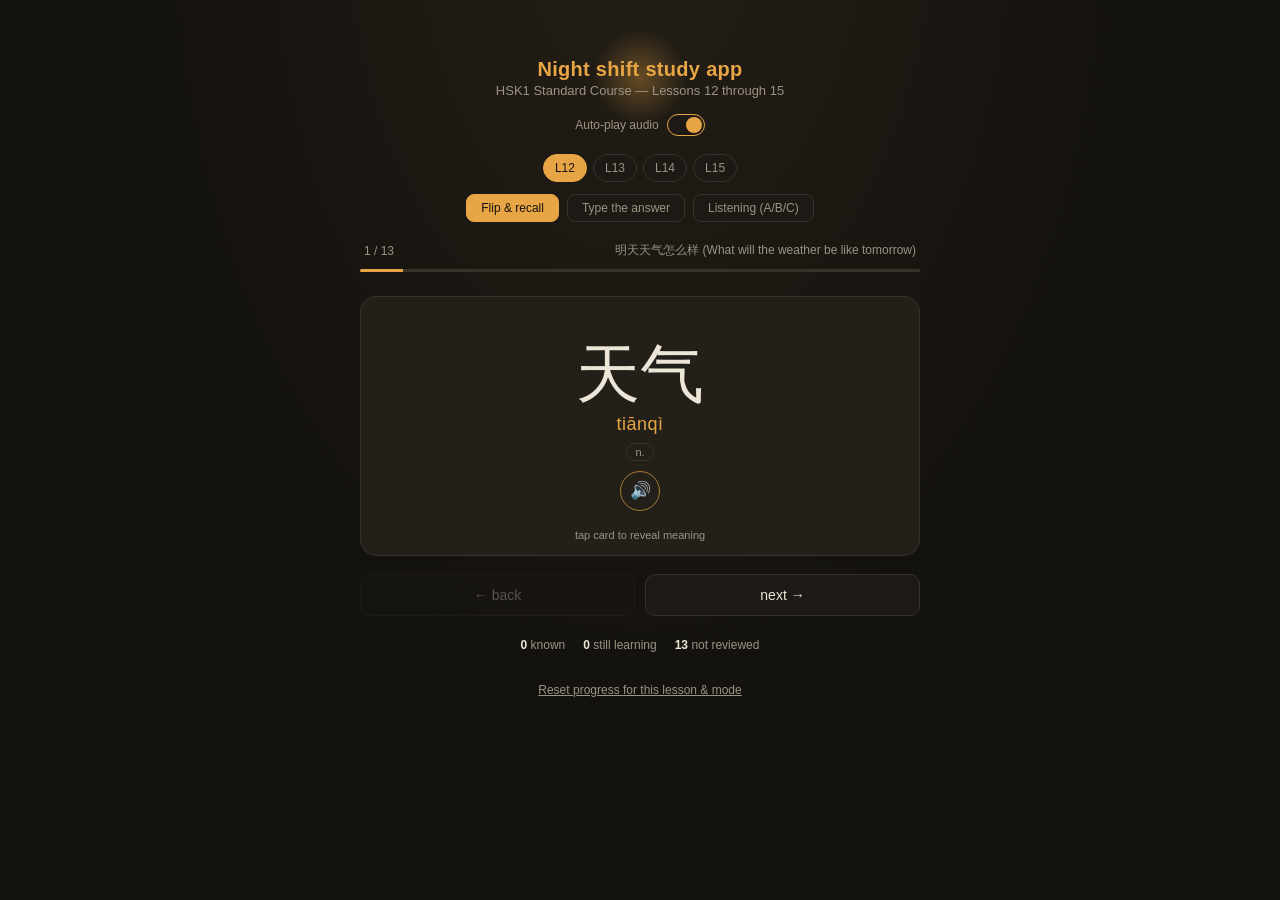
<file: hsk1_lessons_12-15.html>
<!DOCTYPE html>
<html lang="en">
<head>
<meta charset="UTF-8">
<title>HSK1 Lessons 12-15 — Night Shift Study App</title>
<style>
:root {
  --bg: #14120f; --panel: #1d1a15; --card: #23201a; --amber: #e8a545; --amber-dim: #a97a35;
  --text: #ede6d8; --text-dim: #9c9384; --green: #7fb069; --red: #c96a5a; --border: #37322a;
}
* { box-sizing: border-box; }
body { background: radial-gradient(ellipse at 50% -10%, #241f16 0%, var(--bg) 55%); color: var(--text); font-family: -apple-system, "Segoe UI", sans-serif; margin: 0; padding: 32px 16px 60px; min-height: 100vh; }
.wrap { max-width: 560px; margin: 0 auto; }
.lamp { width: 90px; height: 90px; margin: 0 auto 6px; border-radius: 50%; background: radial-gradient(circle, rgba(232,165,69,0.35) 0%, rgba(232,165,69,0.06) 60%, transparent 75%); }
h1 { text-align: center; font-size: 20px; font-weight: 600; letter-spacing: 0.3px; margin: -70px 0 2px; color: var(--amber); }
.sub { text-align: center; color: var(--text-dim); font-size: 13px; margin-bottom: 16px; }
.autoplay-row { display: flex; align-items: center; justify-content: center; gap: 8px; margin-bottom: 18px; font-size: 12px; color: var(--text-dim); }
.switch { position: relative; width: 38px; height: 22px; background: var(--panel); border: 1px solid var(--border); border-radius: 12px; cursor: pointer; flex-shrink: 0; }
.switch .knob { position: absolute; top: 2px; left: 2px; width: 16px; height: 16px; background: var(--text-dim); border-radius: 50%; transition: left 0.15s, background 0.15s; }
.switch.on { border-color: var(--amber); }
.switch.on .knob { left: 18px; background: var(--amber); }
.tabs { display: flex; gap: 6px; justify-content: center; margin-bottom: 12px; flex-wrap: wrap; }
.tab { background: var(--panel); border: 1px solid var(--border); color: var(--text-dim); padding: 6px 11px; border-radius: 16px; font-size: 12px; cursor: pointer; }
.tab.active { color: var(--bg); background: var(--amber); border-color: var(--amber); }
.mode-toggle { display: flex; gap: 8px; justify-content: center; margin-bottom: 20px; flex-wrap: wrap; }
.mode-btn { background: var(--panel); border: 1px solid var(--border); color: var(--text-dim); padding: 6px 14px; border-radius: 8px; font-size: 12px; cursor: pointer; }
.mode-btn.active { color: var(--bg); background: var(--amber); border-color: var(--amber); }
.progress-row { display: flex; justify-content: space-between; align-items: center; font-size: 12px; color: var(--text-dim); margin-bottom: 10px; padding: 0 4px; }
.progress-bar { height: 3px; background: var(--border); border-radius: 3px; margin-bottom: 24px; overflow: hidden; }
.progress-fill { height: 100%; background: var(--amber); transition: width 0.3s; }
.card { background: var(--card); border: 1px solid var(--border); border-radius: 16px; min-height: 260px; display: flex; flex-direction: column; align-items: center; justify-content: center; text-align: center; padding: 30px 24px; cursor: pointer; user-select: none; position: relative; }
.hanzi { font-size: 64px; color: var(--text); margin-bottom: 8px; line-height: 1; }
.pinyin { font-size: 18px; color: var(--amber); letter-spacing: 0.5px; }
.pos-tag { font-size: 11px; color: var(--text-dim); border: 1px solid var(--border); border-radius: 10px; padding: 2px 8px; margin-top: 8px; display: inline-block; }
.tap-hint { position: absolute; bottom: 14px; font-size: 11px; color: var(--text-dim); }
.back-english { font-size: 22px; color: var(--text); margin-bottom: 10px; }
.mnemonic { font-size: 14px; color: var(--text-dim); line-height: 1.55; max-width: 400px; margin-bottom: 12px; }
.mnemonic b { color: var(--amber); font-weight: 600; }
.example { font-size: 13px; color: var(--text-dim); border-top: 1px solid var(--border); padding-top: 12px; margin-top: 6px; max-width: 400px; line-height: 1.6; }
.example .ex-h { color: var(--text); font-size: 16px; }
.example .ex-p { color: var(--amber-dim); }
.speak-btn { background: none; border: 1px solid var(--amber-dim); color: var(--amber); width: 40px; height: 40px; border-radius: 50%; font-size: 17px; cursor: pointer; display: flex; align-items: center; justify-content: center; margin: 10px auto 0; }
.speak-btn:active { transform: scale(0.94); }
.speak-btn.speaking { color: var(--bg); background: var(--amber); }
.type-input { width: 100%; max-width: 300px; background: var(--bg); border: 1px solid var(--border); color: var(--text); padding: 10px 12px; border-radius: 8px; font-size: 15px; text-align: center; margin-top: 16px; }
.type-input:focus { outline: none; border-color: var(--amber); }
.type-input.wrong-input { border-color: var(--red); }
.submit-btn { background: var(--amber); color: var(--bg); border: none; padding: 10px 20px; border-radius: 8px; font-size: 14px; font-weight: 600; cursor: pointer; margin-top: 12px; }
.error-text { color: var(--red); font-size: 12px; margin-top: 8px; }
.feedback-badge { font-size: 15px; font-weight: 600; padding: 6px 16px; border-radius: 20px; margin-bottom: 12px; display: inline-block; }
.feedback-badge.correct { background: rgba(127,176,105,0.15); color: var(--green); }
.feedback-badge.wrong { background: rgba(201,106,90,0.15); color: var(--red); }
.your-answer { font-size: 13px; color: var(--text-dim); margin-bottom: 4px; }
.listen-play { background: var(--amber); color: var(--bg); border: none; width: 64px; height: 64px; border-radius: 50%; font-size: 26px; cursor: pointer; display: flex; align-items: center; justify-content: center; margin-bottom: 14px; }
.listen-play:active { transform: scale(0.95); }
.listen-hint { font-size: 12px; color: var(--text-dim); margin-bottom: 18px; }
.question-text { font-size: 16px; color: var(--text); margin-bottom: 4px; }
.question-hanzi { font-size: 13px; color: var(--text-dim); margin-bottom: 16px; }
.option-btn { width: 100%; max-width: 340px; background: var(--panel); border: 1px solid var(--border); color: var(--text); padding: 12px 16px; border-radius: 10px; font-size: 16px; cursor: pointer; margin-bottom: 10px; text-align: left; display: flex; align-items: center; gap: 10px; }
.option-btn .opt-letter { color: var(--amber); font-weight: 600; }
.opt-text { display: flex; flex-direction: column; gap: 2px; }
.opt-pinyin { color: var(--text); font-size: 15px; }
.opt-hanzi { color: var(--text-dim); font-size: 13px; }
.option-btn.correct-opt { border-color: var(--green); background: rgba(127,176,105,0.1); }
.option-btn.wrong-opt { border-color: var(--red); background: rgba(201,106,90,0.1); }
.controls { display: flex; justify-content: space-between; gap: 10px; margin-top: 18px; }
button.nav { flex: 1; background: var(--panel); border: 1px solid var(--border); color: var(--text); padding: 12px; border-radius: 10px; font-size: 14px; cursor: pointer; }
button.know { border-color: var(--green); color: var(--green); }
button.learning { border-color: var(--red); color: var(--red); }
button.nav:active { transform: scale(0.97); }
.stats { display: flex; justify-content: center; gap: 18px; margin-top: 22px; font-size: 12px; color: var(--text-dim); }
.stats span b { color: var(--text); }
.reset { display: block; margin: 30px auto 0; background: none; border: none; color: var(--text-dim); font-size: 12px; text-decoration: underline; cursor: pointer; }
.num-big { font-size: 30px; color: var(--text); margin-bottom: 6px; }
.num-hint { font-size: 12px; color: var(--text-dim); margin-bottom: 18px; }
.soon-box { text-align: center; padding: 50px 20px; color: var(--text-dim); font-size: 14px; }
</style>
</head>
<body>
<div class="wrap">
  <div class="lamp"></div>
  <h1>Night shift study app</h1>
  <div class="sub">HSK1 Standard Course — Lessons 12 through 15</div>
  <div class="autoplay-row">
    <span>Auto-play audio</span>
    <div class="switch" id="autoplaySwitch"><div class="knob"></div></div>
  </div>
  <div class="tabs" id="tabs"></div>
  <div class="mode-toggle" id="modeToggle"></div>
  <div class="progress-row">
    <span id="posLabel">1 / 1</span>
    <span id="lessonLabel"></span>
  </div>
  <div class="progress-bar"><div class="progress-fill" id="progressFill"></div></div>
  <div id="cardArea"></div>
  <div class="stats" id="statsRow"></div>
  <button class="reset" id="resetBtn">Reset progress for this lesson &amp; mode</button>
</div>
<script>
const LESSONS = {"12": {"title": "明天天气怎么样 (What will the weather be like tomorrow)", "words": [{"h": "天气", "p": "tiānqì", "pos": "n.", "e": "weather", "m": "天(sky) + 气(air/energy) — literally \"sky air,\" i.e. weather."}, {"h": "怎么样", "p": "zěnmeyàng", "pos": "pron.", "e": "how (about it), how is", "m": "怎么(how) + 样(manner) — asking how something turns out."}, {"h": "太", "p": "tài", "pos": "adv.", "e": "too, extremely", "m": "太 looks like 大(big) with an extra dot — \"even bigger than big.\""}, {"h": "热", "p": "rè", "pos": "adj.", "e": "hot", "m": "灬(fire) radical at the bottom — heat from fire."}, {"h": "冷", "p": "lěng", "pos": "adj.", "e": "cold", "m": "冫(ice) radical on the left — the cold radical."}, {"h": "下雨", "p": "xià yǔ", "pos": "v.phrase", "e": "to rain", "m": "下(fall/come down) + 雨(rain) — rain falling down."}, {"h": "小姐", "p": "xiǎojiě", "pos": "n.", "e": "Miss, young lady", "m": "小(small/young) + 姐(older sister) — a polite address for a young woman."}, {"h": "来", "p": "lái", "pos": "v.", "e": "to come", "m": "The opposite of 去(go) — motion toward the speaker."}, {"h": "身体", "p": "shēntǐ", "pos": "n.", "e": "body, health", "m": "身(body) + 体(body/form) — doubled up for emphasis on the physical body."}, {"h": "爱", "p": "ài", "pos": "v.", "e": "to love", "m": "心(heart) sits inside the traditional form — love comes from the heart."}, {"h": "些", "p": "xiē", "pos": "m.", "e": "some, a few", "m": "Attaches to 一(one) — 一些 = \"some/a few,\" an unspecified small amount."}, {"h": "水果", "p": "shuǐguǒ", "pos": "n.", "e": "fruit", "m": "水(water) + 果(fruit) — juicy \"water fruit.\""}, {"h": "水", "p": "shuǐ", "pos": "n.", "e": "water", "m": "The character itself looks like flowing water/ripples."}], "listening": [{"sentence": "星期五天气很好，星期六会下雨。", "sentenceP": "Xīngqīwǔ tiānqì hěn hǎo, xīngqīliù huì xià yǔ.", "question": "星期五天气怎么样？", "questionP": "Xīngqīwǔ tiānqì zěnmeyàng?", "options": ["很好", "不好", "下雨"], "optionsP": ["hěn hǎo", "bù hǎo", "xià yǔ"], "correct": 0}, {"sentence": "今天太冷了，我不想去了。", "sentenceP": "Jīntiān tài lěng le, wǒ bù xiǎng qù le.", "question": "今天天气怎么样？", "questionP": "Jīntiān tiānqì zěnmeyàng?", "options": ["很好", "太冷了", "太热了"], "optionsP": ["hěn hǎo", "tài lěng le", "tài rè le"], "correct": 1}, {"sentence": "明天上午不会下雨，下午会下雨。", "sentenceP": "Míngtiān shàngwǔ bú huì xià yǔ, xiàwǔ huì xià yǔ.", "question": "明天什么时候会下雨？", "questionP": "Míngtiān shénme shíhou huì xià yǔ?", "options": ["上午", "中午", "下午"], "optionsP": ["shàngwǔ", "zhōngwǔ", "xiàwǔ"], "correct": 2}, {"sentence": "王小姐八点前会来。", "sentenceP": "Wáng xiǎojiě bā diǎn qián huì lái.", "question": "王小姐什么时候会来？", "questionP": "Wáng xiǎojiě shénme shíhou huì lái?", "options": ["八点", "八点前", "八点十分"], "optionsP": ["bā diǎn", "bā diǎn qián", "bā diǎn shí fēn"], "correct": 1}, {"sentence": "我爸爸这个星期身体不太好。", "sentenceP": "Wǒ bàba zhège xīngqī shēntǐ bú tài hǎo.", "question": "他爸爸这个星期身体怎么样？", "questionP": "Tā bàba zhège xīngqī shēntǐ zěnmeyàng?", "options": ["很好", "不太好", "太好了"], "optionsP": ["hěn hǎo", "bú tài hǎo", "tài hǎo le"], "correct": 1}]}, "13": {"title": "他在学做中国菜呢 (He is learning to cook Chinese food)", "words": [{"h": "喂", "p": "wéi", "pos": "interj.", "e": "hello (on the phone)", "m": "口(mouth) radical — the word you say into the phone to answer it."}, {"h": "也", "p": "yě", "pos": "adv.", "e": "also, too", "m": "Short and simple — tack it onto a sentence like \"too\" at the end."}, {"h": "学习", "p": "xuéxí", "pos": "v.", "e": "to learn, to study", "m": "学(study) + 习(practice) — studying combined with practicing."}, {"h": "上午", "p": "shàngwǔ", "pos": "n.", "e": "morning", "m": "上(before/first) + 午(midday) — the half of the day before noon."}, {"h": "睡觉", "p": "shuìjiào", "pos": "v.", "e": "to sleep", "m": "目(eye) radical in 睡 — the eyes closing to sleep."}, {"h": "电视", "p": "diànshì", "pos": "n.", "e": "television", "m": "电(electric) + 视(vision/view) — an \"electric view,\" i.e. TV."}, {"h": "喜欢", "p": "xǐhuan", "pos": "v.", "e": "to like", "m": "喜(joy) + 欢(happy) — feeling joy and happiness about something."}, {"h": "给", "p": "gěi", "pos": "v./prep.", "e": "to give; to, for", "m": "纟(thread) radical historically tied to offering/binding gifts."}, {"h": "打电话", "p": "dǎ diànhuà", "pos": "v.phrase", "e": "to make a phone call", "m": "打(to hit/do) + 电话(telephone) — literally \"to do a phone call.\""}, {"h": "吧", "p": "ba", "pos": "part.", "e": "suggestion/assumption particle", "m": "Tack it on the end of a sentence to soften it into a suggestion: \"let's...\""}, {"h": "大卫", "p": "Dàwèi", "pos": "prop.n.", "e": "David (a name)", "m": "The standard Chinese transliteration of the Western name \"David.\""}], "listening": [{"sentence": "下午我和朋友在家里喝茶。", "sentenceP": "Xiàwǔ wǒ hé péngyou zài jiāli hē chá.", "question": "我和朋友在哪儿喝茶？", "questionP": "Wǒ hé péngyou zài nǎr hē chá?", "options": ["学校", "家里", "饭店"], "optionsP": ["xuéxiào", "jiāli", "fàndiàn"], "correct": 1}, {"sentence": "今天天气不好，我们在家吃饭吧。", "sentenceP": "Jīntiān tiānqì bù hǎo, wǒmen zài jiā chī fàn ba.", "question": "今天天气怎么样？", "questionP": "Jīntiān tiānqì zěnmeyàng?", "options": ["很好", "很热", "不好"], "optionsP": ["hěn hǎo", "hěn rè", "bù hǎo"], "correct": 2}, {"sentence": "88302755是张老师的电话。", "sentenceP": "Bā bā sān líng èr qī wǔ wǔ shì Zhāng lǎoshī de diànhuà.", "question": "张老师的电话是多少？", "questionP": "Zhāng lǎoshī de diànhuà shì duōshao?", "options": ["83302755", "88302775", "88302755"], "optionsP": ["bā sān sān líng èr qī wǔ wǔ", "bā bā sān líng èr qī qī wǔ", "bā bā sān líng èr qī wǔ wǔ"], "correct": 2}, {"sentence": "我没看电视，我在学习呢。", "sentenceP": "Wǒ méi kàn diànshì, wǒ zài xuéxí ne.", "question": "他在做什么呢？", "questionP": "Tā zài zuò shénme ne?", "options": ["看电视", "看电影", "学习"], "optionsP": ["kàn diànshì", "kàn diànyǐng", "xuéxí"], "correct": 2}, {"sentence": "她没在打电话，她在睡觉呢。", "sentenceP": "Tā méi zài dǎ diànhuà, tā zài shuìjiào ne.", "question": "她在做什么呢？", "questionP": "Tā zài zuò shénme ne?", "options": ["打电话", "睡觉", "在家"], "optionsP": ["dǎ diànhuà", "shuìjiào", "zài jiā"], "correct": 1}]}, "14": {"title": "她买了不少衣服 (She has bought quite a few clothes)", "words": [{"h": "东西", "p": "dōngxi", "pos": "n.", "e": "thing, stuff", "m": "东(east) + 西(west) — oddly, \"east-west\" became the word for \"thing.\""}, {"h": "一点儿", "p": "yìdiǎnr", "pos": "m.", "e": "a little, a bit", "m": "一(one) + 点(dot/point) — just one small dot's worth."}, {"h": "苹果", "p": "píngguǒ", "pos": "n.", "e": "apple", "m": "艹(plant) radical in 苹 — apples grow from plants/trees."}, {"h": "看见", "p": "kànjiàn", "pos": "v.", "e": "to see, to catch sight of", "m": "看(look) + 见(see/perceive) — looking that results in actually seeing."}, {"h": "先生", "p": "xiānsheng", "pos": "n.", "e": "Mr., sir", "m": "先(first/before) + 生(born) — literally \"born before,\" an old term of respect."}, {"h": "开", "p": "kāi", "pos": "v.", "e": "to drive, to open", "m": "Pictures two hands prying something open — to open up, including a car's ignition."}, {"h": "车", "p": "chē", "pos": "n.", "e": "car, vehicle", "m": "The character is a simplified top-down sketch of a cart/vehicle."}, {"h": "回来", "p": "huílai", "pos": "v.", "e": "to come back", "m": "回(return) + 来(come) — returning and coming (back here)."}, {"h": "分钟", "p": "fēnzhōng", "pos": "n.", "e": "minute", "m": "分(divide/minute) + 钟(clock/bell) — a minute as measured by the clock."}, {"h": "后", "p": "hòu", "pos": "n.", "e": "after, later", "m": "Used for both physical \"behind\" and time \"after/later.\""}, {"h": "衣服", "p": "yīfu", "pos": "n.", "e": "clothes", "m": "衣(clothing) doubled up into the everyday word for clothes."}, {"h": "漂亮", "p": "piàoliang", "pos": "adj.", "e": "pretty, beautiful", "m": "Sounds like \"pyow-liang\" — imagine a pageant judge shouting \"pyow!\" in approval."}, {"h": "啊", "p": "a", "pos": "part.", "e": "exclamatory particle", "m": "A simple sound tacked onto the end of a sentence for emphasis or feeling."}, {"h": "不少", "p": "bùshǎo", "pos": "adj.", "e": "quite a lot, not few", "m": "不(not) + 少(few) — literally \"not few,\" i.e. quite a lot."}, {"h": "这些", "p": "zhèxiē", "pos": "pron.", "e": "these", "m": "这(this) + 些(some/plural) — \"this\" made plural: these."}, {"h": "都", "p": "dōu", "pos": "adv.", "e": "all, both", "m": "A small but powerful word meaning the whole group, without exception."}, {"h": "张", "p": "Zhāng", "pos": "prop.n.", "e": "Zhang (surname)", "m": "One of the most common Chinese surnames — also means \"to open/stretch\" as a verb."}], "listening": [{"sentence": "我上午买了不少菜，中午做饭。", "sentenceP": "Wǒ shàngwǔ mǎile bùshǎo cài, zhōngwǔ zuò fàn.", "question": "她上午做什么了？", "questionP": "Tā shàngwǔ zuò shénme le?", "options": ["买菜", "做饭", "买苹果"], "optionsP": ["mǎi cài", "zuò fàn", "mǎi píngguǒ"], "correct": 0}, {"sentence": "这些衣服很漂亮，都是张小姐的。", "sentenceP": "Zhèxiē yīfu hěn piàoliang, dōu shì Zhāng xiǎojiě de.", "question": "这些衣服都是谁的？", "questionP": "Zhèxiē yīfu dōu shì shéi de?", "options": ["小王", "张小姐", "王老师"], "optionsP": ["Xiǎo Wáng", "Zhāng xiǎojiě", "Wáng lǎoshī"], "correct": 1}, {"sentence": "王老师去学校了，她三点后能回来。", "sentenceP": "Wáng lǎoshī qù xuéxiào le, tā sān diǎn hòu néng huílai.", "question": "王老师什么时候能回来？", "questionP": "Wáng lǎoshī shénme shíhou néng huílai?", "options": ["两点后", "三点后", "四点后"], "optionsP": ["liǎng diǎn hòu", "sān diǎn hòu", "sì diǎn hòu"], "correct": 1}, {"sentence": "下午我和大卫去学开车了。", "sentenceP": "Xiàwǔ wǒ hé Dàwèi qù xué kāichē le.", "question": "下午大卫做什么了？", "questionP": "Xiàwǔ Dàwèi zuò shénme le?", "options": ["学习", "学开车", "去学校"], "optionsP": ["xuéxí", "xué kāichē", "qù xuéxiào"], "correct": 1}, {"sentence": "我不爱喝水，不爱吃水果。", "sentenceP": "Wǒ bú ài hē shuǐ, bú ài chī shuǐguǒ.", "question": "他不爱吃什么？", "questionP": "Tā bú ài chī shénme?", "options": ["水果", "水", "米饭"], "optionsP": ["shuǐguǒ", "shuǐ", "mǐfàn"], "correct": 0}]}, "15": {"title": "我是坐飞机来的 (I came here by air)", "words": [{"h": "认识", "p": "rènshi", "pos": "v.", "e": "to know, to recognize (a person)", "m": "言(speech) + 人(person) in 认 — to know someone through speaking with them."}, {"h": "年", "p": "nián", "pos": "n.", "e": "year", "m": "An ancient harvest-related character — a year marked by the harvest cycle."}, {"h": "大学", "p": "dàxué", "pos": "n.", "e": "university", "m": "大(big) + 学(study) — the \"big school,\" i.e. university."}, {"h": "饭店", "p": "fàndiàn", "pos": "n.", "e": "hotel, restaurant", "m": "饭(meal) + 店(shop) — a shop for meals, which also came to mean hotel."}, {"h": "出租车", "p": "chūzūchē", "pos": "n.", "e": "taxi", "m": "出租(to rent out) + 车(car) — literally \"a car for rent.\""}, {"h": "一起", "p": "yìqǐ", "pos": "adv.", "e": "together", "m": "一(one) + 起(rise/together) — doing something as one, together."}, {"h": "高兴", "p": "gāoxìng", "pos": "adj.", "e": "happy, glad", "m": "高(high) + 兴(excitement) — spirits running high."}, {"h": "听", "p": "tīng", "pos": "v.", "e": "to listen", "m": "口(mouth) and 耳(ear) combine historically — using your ears to listen."}, {"h": "飞机", "p": "fēijī", "pos": "n.", "e": "airplane", "m": "飞(fly) + 机(machine) — a \"flying machine.\""}], "listening": [{"sentence": "我们是2008年在北京认识的。", "sentenceP": "Wǒmen shì èr líng líng bā nián zài Běijīng rènshi de.", "question": "他们是什么时候认识的？", "questionP": "Tāmen shì shénme shíhou rènshi de?", "options": ["2007年", "2008年", "2009年"], "optionsP": ["èr líng líng qī nián", "èr líng líng bā nián", "èr líng líng jiǔ nián"], "correct": 1}, {"sentence": "我的衣服都是在美国买的，我喜欢美国的衣服。", "sentenceP": "Wǒ de yīfu dōu shì zài Měiguó mǎi de, wǒ xǐhuan Měiguó de yīfu.", "question": "他喜欢哪儿的衣服？", "questionP": "Tā xǐhuan nǎr de yīfu?", "options": ["美国", "中国", "日本"], "optionsP": ["Měiguó", "Zhōngguó", "Rìběn"], "correct": 0}, {"sentence": "王老师不是坐出租车去的。", "sentenceP": "Wáng lǎoshī bú shì zuò chūzūchē qù de.", "question": "王老师是怎么去的？", "questionP": "Wáng lǎoshī shì zěnme qù de?", "options": ["坐出租车", "开车", "不知道"], "optionsP": ["zuò chūzūchē", "kāichē", "bù zhīdào"], "correct": 2}, {"sentence": "李老师是八点去学校的，九点前会到。", "sentenceP": "Lǐ lǎoshī shì bā diǎn qù xuéxiào de, jiǔ diǎn qián huì dào.", "question": "李老师是什么时候去学校的？", "questionP": "Lǐ lǎoshī shì shénme shíhou qù xuéxiào de?", "options": ["八点", "九点", "十点"], "optionsP": ["bā diǎn", "jiǔ diǎn", "shí diǎn"], "correct": 0}, {"sentence": "张先生是坐飞机来的。", "sentenceP": "Zhāng xiānsheng shì zuò fēijī lái de.", "question": "张先生是怎么来的？", "questionP": "Zhāng xiānsheng shì zěnme lái de?", "options": ["坐车", "坐出租车", "坐飞机"], "optionsP": ["zuò chē", "zuò chūzūchē", "zuò fēijī"], "correct": 2}]}};
const LESSON_ORDER = ["12", "13", "14", "15"];
const HAS_NUMBERS = false;

let currentLesson = LESSON_ORDER[0];
let mode = "flip";
let autoPlayEnabled = true;
let idx = 0;
let flipped = false;
let typed = false;
let typedAnswer = "";
let lastCorrect = null;
let selectedOpt = null;
let progress = {};

let zhVoice = null;
function pickVoice() {
  const voices = window.speechSynthesis ? window.speechSynthesis.getVoices() : [];
  zhVoice = voices.find(v => v.lang === 'zh-CN') || voices.find(v => v.lang && v.lang.startsWith('zh')) || null;
}
if (window.speechSynthesis) { pickVoice(); window.speechSynthesis.onvoiceschanged = pickVoice; }
function speak(hanzi, btnId, rate) {
  if (!window.speechSynthesis) return;
  window.speechSynthesis.cancel();
  const utter = new SpeechSynthesisUtterance(hanzi);
  utter.lang = 'zh-CN';
  utter.rate = rate || 0.85;
  if (zhVoice) utter.voice = zhVoice;
  const btn = btnId ? document.getElementById(btnId) : null;
  if (btn) {
    btn.classList.add('speaking');
    utter.onend = () => btn.classList.remove('speaking');
    utter.onerror = () => btn.classList.remove('speaking');
  }
  window.speechSynthesis.speak(utter);
}

function normalize(s) { return s.toLowerCase().trim().replace(/[.!?]/g, ''); }
function checkAnswer(input, w) {
  const userN = normalize(input);
  if (!userN) return false;
  const candidates = [w.e].concat(w.alt || []);
  return candidates.some(c => {
    const cN = normalize(c);
    return userN === cN || (cN.includes(userN) && userN.length >= 3) || (userN.includes(cN) && cN.length >= 3);
  });
}

async function loadProgress(lesson, m) {
  try {
    const r = await window.storage.get('hsk-progress:' + lesson + ':' + m, false);
    progress = r ? JSON.parse(r.value) : {};
  } catch (e) { progress = {}; }
}
async function saveProgress(lesson, m) {
  try { await window.storage.set('hsk-progress:' + lesson + ':' + m, JSON.stringify(progress), false); } catch (e) {}
}
async function loadAutoplay() {
  try {
    const r = await window.storage.get('hsk-autoplay', false);
    autoPlayEnabled = r ? JSON.parse(r.value) : true;
  } catch (e) { autoPlayEnabled = true; }
}
async function saveAutoplay() {
  try { await window.storage.set('hsk-autoplay', JSON.stringify(autoPlayEnabled), false); } catch (e) {}
}
function buildAutoplayToggle() {
  const el = document.getElementById('autoplaySwitch');
  el.className = 'switch' + (autoPlayEnabled ? ' on' : '');
  el.innerHTML = '<div class="knob"></div>';
  el.onclick = async () => { autoPlayEnabled = !autoPlayEnabled; await saveAutoplay(); buildAutoplayToggle(); };
}

function buildTabs() {
  const el = document.getElementById('tabs');
  el.innerHTML = '';
  LESSON_ORDER.forEach(key => {
    const b = document.createElement('div');
    b.className = 'tab' + (key === currentLesson ? ' active' : '');
    b.textContent = 'L' + key;
    b.onclick = () => switchLesson(key);
    el.appendChild(b);
  });
}

function buildModeToggle() {
  const el = document.getElementById('modeToggle');
  el.innerHTML = `
    <div class="mode-btn ${mode === 'flip' ? 'active' : ''}" id="flipModeBtn">Flip &amp; recall</div>
    <div class="mode-btn ${mode === 'type' ? 'active' : ''}" id="typeModeBtn">Type the answer</div>
    <div class="mode-btn ${mode === 'listen' ? 'active' : ''}" id="listenModeBtn">Listening (A/B/C)</div>
    
  `;
  document.getElementById('flipModeBtn').onclick = () => switchMode('flip');
  document.getElementById('typeModeBtn').onclick = () => switchMode('type');
  document.getElementById('listenModeBtn').onclick = () => switchMode('listen');
  
}

async function switchMode(m) {
  mode = m; idx = 0; flipped = false; typed = false; lastCorrect = null; selectedOpt = null;
  buildModeToggle();
  if (mode !== 'numbers') await loadProgress(currentLesson, mode);
  render();
}
async function switchLesson(key) {
  currentLesson = key; idx = 0; flipped = false; typed = false; lastCorrect = null; selectedOpt = null;
  await loadProgress(currentLesson, mode);
  buildTabs();
  render();
}

function currentWords() { return LESSONS[currentLesson].words; }
function currentListening() { return LESSONS[currentLesson].listening || null; }

function render() {
  document.getElementById('lessonLabel').textContent = LESSONS[currentLesson].title;

  if (mode === 'flip') {
    const words = currentWords();
    if (idx >= words.length) idx = words.length - 1;
    setProgressBar(idx, words.length);
    renderFlipMode(words[idx], words.length);
    renderStats();
  } else if (mode === 'type') {
    const words = currentWords();
    if (idx >= words.length) idx = words.length - 1;
    setProgressBar(idx, words.length);
    renderTypeMode(words[idx], words.length);
    renderStats();
  } else if (mode === 'listen') {
    const items = currentListening();
    if (!items) {
      document.getElementById('progressFill').style.width = '0%';
      document.getElementById('posLabel').textContent = '';
      document.getElementById('cardArea').innerHTML = '<div class="soon-box">Listening drills for this lesson are not built yet.<br>Try Flip &amp; recall or Type the answer instead.</div>';
      document.getElementById('statsRow').innerHTML = '';
      return;
    }
    if (idx >= items.length) idx = items.length - 1;
    setProgressBar(idx, items.length);
    renderListenMode(items[idx], items.length);
    renderStats();
  }
}

function setProgressBar(i, total) {
  document.getElementById('posLabel').textContent = (i + 1) + ' / ' + total;
  document.getElementById('progressFill').style.width = (((i + 1) / total) * 100) + '%';
}

function renderFlipMode(w, total) {
  const cardArea = document.getElementById('cardArea');
  if (!flipped) {
    cardArea.innerHTML = `
      <div class="card" id="flipCard">
        <div class="hanzi">${w.h}</div>
        <div class="pinyin">${w.p}</div>
        <div class="pos-tag">${w.pos || ''}</div>
        <button class="speak-btn" id="speakBtnFront" aria-label="Play pronunciation">&#128266;</button>
        <div class="tap-hint">tap card to reveal meaning</div>
      </div>
      <div class="controls">
        <button class="nav" id="prevBtn" ${idx === 0 ? 'disabled style="opacity:0.3"' : ''}>&larr; back</button>
        <button class="nav" id="nextBtn" ${idx === total - 1 ? 'disabled style="opacity:0.3"' : ''}>next &rarr;</button>
      </div>
    `;
    document.getElementById('flipCard').onclick = () => { flipped = true; render(); };
    document.getElementById('speakBtnFront').onclick = (e) => { e.stopPropagation(); speak(w.h, 'speakBtnFront'); };
    if (autoPlayEnabled) speak(w.h, 'speakBtnFront');
    const prevBtn = document.getElementById('prevBtn'), nextBtn = document.getElementById('nextBtn');
    if (prevBtn) prevBtn.onclick = (e) => { e.stopPropagation(); if (idx > 0) { idx--; flipped = false; render(); } };
    if (nextBtn) nextBtn.onclick = (e) => { e.stopPropagation(); if (idx < total - 1) { idx++; flipped = false; render(); } };
  } else {
    const exampleHtml = w.ex ? `<div class="example"><div class="ex-h">${w.ex}</div><div class="ex-p">${w.exp}</div><div>${w.exe}</div></div>` : '';
    cardArea.innerHTML = `
      <div class="card" id="flipCard">
        <div class="hanzi" style="font-size:34px;">${w.h} <span class="pinyin" style="font-size:16px;">${w.p}</span></div>
        <button class="speak-btn" id="speakBtnBack" aria-label="Play pronunciation">&#128266;</button>
        <div class="back-english">${w.e}</div>
        <div class="mnemonic">${w.m}</div>
        ${exampleHtml}
      </div>
      <div class="controls">
        <button class="nav learning" id="learnBtn">still learning</button>
        <button class="nav know" id="knowBtn">I know this</button>
      </div>
    `;
    document.getElementById('flipCard').onclick = () => { flipped = false; render(); };
    document.getElementById('speakBtnBack').onclick = (e) => { e.stopPropagation(); speak(w.h, 'speakBtnBack'); };
    document.getElementById('knowBtn').onclick = async (e) => { e.stopPropagation(); progress[w.h] = 'known'; await saveProgress(currentLesson, mode); advanceFlip(); };
    document.getElementById('learnBtn').onclick = async (e) => { e.stopPropagation(); progress[w.h] = 'learning'; await saveProgress(currentLesson, mode); advanceFlip(); };
  }
}
function advanceFlip() {
  const total = currentWords().length;
  flipped = false;
  if (idx < total - 1) idx++;
  render();
}

function renderTypeMode(w, total) {
  const cardArea = document.getElementById('cardArea');
  if (!typed) {
    cardArea.innerHTML = `
      <div class="card" style="cursor:default;">
        <div class="hanzi">${w.h}</div>
        <div class="pinyin">${w.p}</div>
        <button class="speak-btn" id="speakBtnFront" aria-label="Play pronunciation">&#128266;</button>
        <input type="text" class="type-input" id="typeInput" placeholder="type the English meaning" autocomplete="off">
        <div class="error-text" id="errorText"></div>
        <button class="submit-btn" id="submitBtn">Check</button>
      </div>
      <div class="controls">
        <button class="nav" id="prevBtn" ${idx === 0 ? 'disabled style="opacity:0.3"' : ''}>&larr; back</button>
        <button class="nav" id="nextBtn" ${idx === total - 1 ? 'disabled style="opacity:0.3"' : ''}>next &rarr;</button>
      </div>
    `;
    document.getElementById('speakBtnFront').onclick = (e) => { e.stopPropagation(); speak(w.h, 'speakBtnFront'); };
    if (autoPlayEnabled) speak(w.h, 'speakBtnFront');
    const input = document.getElementById('typeInput');
    const doSubmit = async () => {
      const val = input.value;
      if (!val.trim()) { document.getElementById('errorText').textContent = 'Type an answer first.'; input.classList.add('wrong-input'); return; }
      lastCorrect = checkAnswer(val, w);
      progress[w.h] = lastCorrect ? 'known' : 'learning';
      await saveProgress(currentLesson, mode);
      typedAnswer = val; typed = true; render();
    };
    document.getElementById('submitBtn').onclick = doSubmit;
    input.addEventListener('keydown', (e) => { if (e.key === 'Enter') doSubmit(); });
    input.addEventListener('input', () => { input.classList.remove('wrong-input'); document.getElementById('errorText').textContent = ''; });
    input.focus();
    const prevBtn = document.getElementById('prevBtn'), nextBtn = document.getElementById('nextBtn');
    if (prevBtn) prevBtn.onclick = () => { if (idx > 0) { idx--; typed = false; render(); } };
    if (nextBtn) nextBtn.onclick = () => { if (idx < total - 1) { idx++; typed = false; render(); } };
  } else {
    cardArea.innerHTML = `
      <div class="card" style="cursor:default;">
        <div class="feedback-badge ${lastCorrect ? 'correct' : 'wrong'}">${lastCorrect ? 'Correct!' : 'Not quite'}</div>
        <div class="hanzi" style="font-size:34px;">${w.h} <span class="pinyin" style="font-size:16px;">${w.p}</span></div>
        <button class="speak-btn" id="speakBtnBack" aria-label="Play pronunciation">&#128266;</button>
        <div class="your-answer">You typed: "${typedAnswer}"</div>
        <div class="back-english">${w.e}</div>
        <div class="mnemonic">${w.m}</div>
      </div>
      <div class="controls">
        <button class="nav" id="nextTypeBtn">${idx < total - 1 ? 'next word \u2192' : 'lesson complete \u2192'}</button>
      </div>
    `;
    document.getElementById('speakBtnBack').onclick = (e) => { e.stopPropagation(); speak(w.h, 'speakBtnBack'); };
    document.getElementById('nextTypeBtn').onclick = () => { typed = false; if (idx < total - 1) idx++; render(); };
  }
}

function renderListenMode(item, total) {
  const cardArea = document.getElementById('cardArea');
  const key = currentLesson + '-' + idx;
  const letters = ['A', 'B', 'C'];
  if (selectedOpt === null) {
    cardArea.innerHTML = `
      <div class="card" style="cursor:default; min-height:auto; padding:36px 24px;">
        <button class="listen-play" id="playBtn" aria-label="Play sentence">&#9658;</button>
        <div class="listen-hint">tap to hear the full sentence</div>
        <div class="question-text">${item.questionP}</div>
        <div class="question-hanzi">${item.question}</div>
        <div id="optionsWrap" style="width:100%; display:flex; flex-direction:column; align-items:center;"></div>
      </div>
      <div class="controls">
        <button class="nav" id="prevBtn" ${idx === 0 ? 'disabled style="opacity:0.3"' : ''}>&larr; back</button>
        <button class="nav" id="nextBtn" ${idx === total - 1 ? 'disabled style="opacity:0.3"' : ''}>next &rarr;</button>
      </div>
    `;
    const optsWrap = document.getElementById('optionsWrap');
    item.options.forEach((opt, i) => {
      const b = document.createElement('button');
      b.className = 'option-btn';
      b.innerHTML = `<span class="opt-letter">${letters[i]}</span><span class="opt-text"><span class="opt-pinyin">${item.optionsP[i]}</span><span class="opt-hanzi">${opt}</span></span>`;
      b.onclick = async () => {
        selectedOpt = i; lastCorrect = (i === item.correct);
        progress[key] = lastCorrect ? 'known' : 'learning';
        await saveProgress(currentLesson, mode);
        render();
      };
      optsWrap.appendChild(b);
    });
    document.getElementById('playBtn').onclick = () => speak(item.sentence, 'playBtn', 0.75);
    if (autoPlayEnabled) speak(item.sentence, 'playBtn', 0.75);
    const prevBtn = document.getElementById('prevBtn'), nextBtn = document.getElementById('nextBtn');
    if (prevBtn) prevBtn.onclick = () => { if (idx > 0) { idx--; selectedOpt = null; render(); } };
    if (nextBtn) nextBtn.onclick = () => { if (idx < total - 1) { idx++; selectedOpt = null; render(); } };
  } else {
    let optsHtml = '';
    item.options.forEach((opt, i) => {
      let cls = 'option-btn';
      if (i === item.correct) cls += ' correct-opt'; else if (i === selectedOpt) cls += ' wrong-opt';
      optsHtml += `<div class="${cls}"><span class="opt-letter">${letters[i]}</span><span class="opt-text"><span class="opt-pinyin">${item.optionsP[i]}</span><span class="opt-hanzi">${opt}</span></span></div>`;
    });
    cardArea.innerHTML = `
      <div class="card" style="cursor:default; min-height:auto; padding:36px 24px;">
        <div class="feedback-badge ${lastCorrect ? 'correct' : 'wrong'}">${lastCorrect ? 'Correct!' : 'Not quite'}</div>
        <button class="speak-btn" id="replayBtn" aria-label="Replay sentence" style="margin-bottom:14px;">&#128266;</button>
        <div class="question-text">${item.questionP}</div>
        <div class="question-hanzi">${item.question}</div>
        <div style="width:100%; display:flex; flex-direction:column; align-items:center;">${optsHtml}</div>
        <div class="example" style="margin-top:14px;"><div class="ex-p">${item.sentenceP}</div><div class="ex-h">${item.sentence}</div></div>
      </div>
      <div class="controls">
        <button class="nav" id="nextListenBtn">${idx < total - 1 ? 'next question \u2192' : 'lesson complete \u2192'}</button>
      </div>
    `;
    document.getElementById('replayBtn').onclick = () => speak(item.sentence, 'replayBtn', 0.75);
    document.getElementById('nextListenBtn').onclick = () => { selectedOpt = null; if (idx < total - 1) idx++; render(); };
  }
}

function renderStats() {
  let known = 0, learning = 0, total;
  if (mode === 'listen') {
    const items = currentListening();
    if (!items) return;
    total = items.length;
    items.forEach((it, i) => {
      const key = currentLesson + '-' + i;
      if (progress[key] === 'known') known++; else if (progress[key] === 'learning') learning++;
    });
  } else {
    const words = currentWords();
    total = words.length;
    words.forEach(w => { if (progress[w.h] === 'known') known++; else if (progress[w.h] === 'learning') learning++; });
  }
  const label = mode === 'listen' ? ['correct', 'missed', 'not attempted'] : ['known', 'still learning', 'not reviewed'];
  document.getElementById('statsRow').innerHTML = `<span><b>${known}</b> ${label[0]}</span><span><b>${learning}</b> ${label[1]}</span><span><b>${total - known - learning}</b> ${label[2]}</span>`;
}

document.getElementById('resetBtn').onclick = async () => {
  if (mode === 'numbers') { numScore = { correct: 0, total: 0 }; newNumber(); render(); return; }
  progress = {};
  await saveProgress(currentLesson, mode);
  render();
};

(async () => {
  await loadAutoplay();
  buildAutoplayToggle();
  buildTabs();
  buildModeToggle();
  await loadProgress(currentLesson, mode);
  render();
})();
</script>
</body>
</html>
</file>
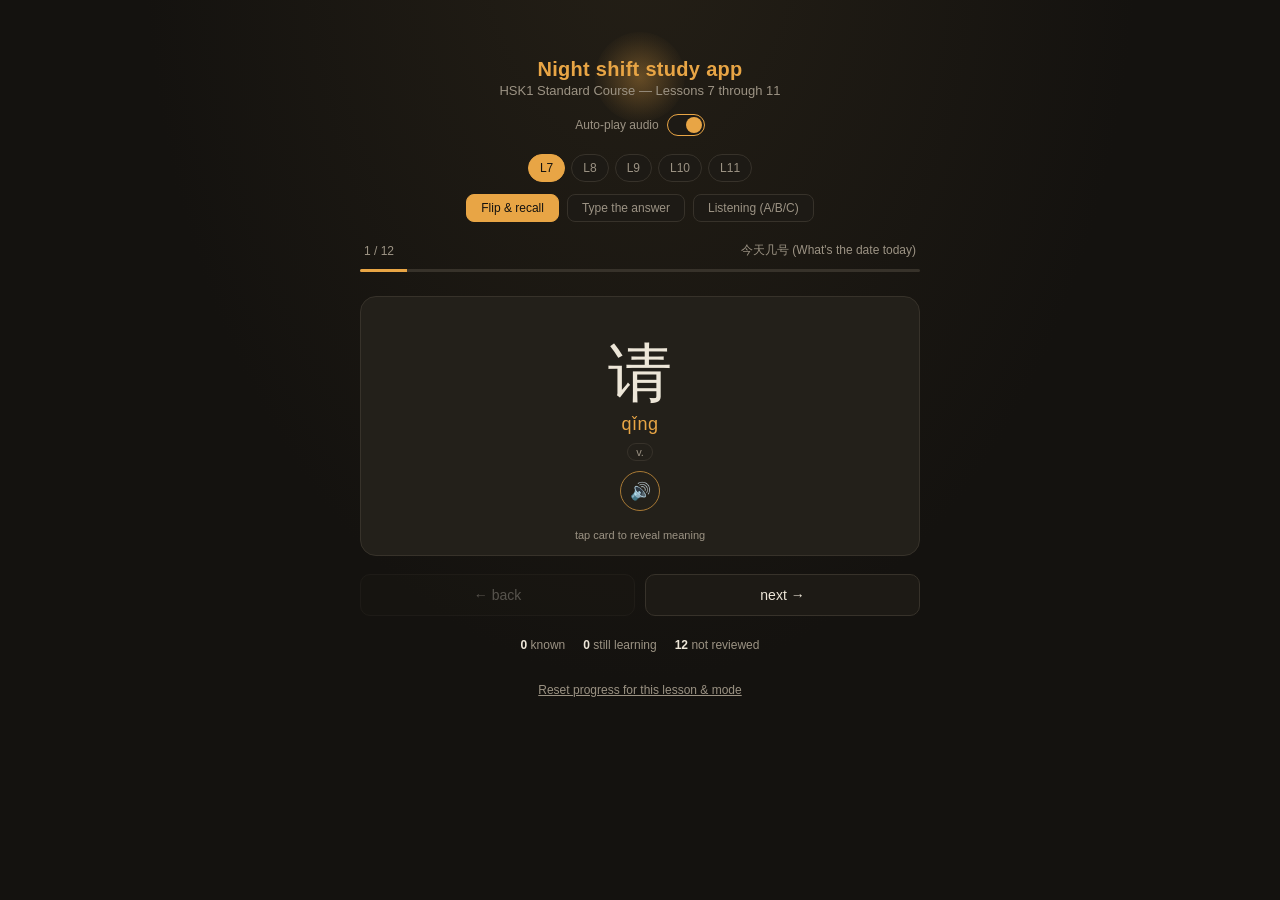
<file: hsk1_lessons_7-11.html>
<!DOCTYPE html>
<html lang="en">
<head>
<meta charset="UTF-8">
<title>HSK1 Lessons 7-11 — Night Shift Study App</title>
<style>
:root {
  --bg: #14120f; --panel: #1d1a15; --card: #23201a; --amber: #e8a545; --amber-dim: #a97a35;
  --text: #ede6d8; --text-dim: #9c9384; --green: #7fb069; --red: #c96a5a; --border: #37322a;
}
* { box-sizing: border-box; }
body { background: radial-gradient(ellipse at 50% -10%, #241f16 0%, var(--bg) 55%); color: var(--text); font-family: -apple-system, "Segoe UI", sans-serif; margin: 0; padding: 32px 16px 60px; min-height: 100vh; }
.wrap { max-width: 560px; margin: 0 auto; }
.lamp { width: 90px; height: 90px; margin: 0 auto 6px; border-radius: 50%; background: radial-gradient(circle, rgba(232,165,69,0.35) 0%, rgba(232,165,69,0.06) 60%, transparent 75%); }
h1 { text-align: center; font-size: 20px; font-weight: 600; letter-spacing: 0.3px; margin: -70px 0 2px; color: var(--amber); }
.sub { text-align: center; color: var(--text-dim); font-size: 13px; margin-bottom: 16px; }
.autoplay-row { display: flex; align-items: center; justify-content: center; gap: 8px; margin-bottom: 18px; font-size: 12px; color: var(--text-dim); }
.switch { position: relative; width: 38px; height: 22px; background: var(--panel); border: 1px solid var(--border); border-radius: 12px; cursor: pointer; flex-shrink: 0; }
.switch .knob { position: absolute; top: 2px; left: 2px; width: 16px; height: 16px; background: var(--text-dim); border-radius: 50%; transition: left 0.15s, background 0.15s; }
.switch.on { border-color: var(--amber); }
.switch.on .knob { left: 18px; background: var(--amber); }
.tabs { display: flex; gap: 6px; justify-content: center; margin-bottom: 12px; flex-wrap: wrap; }
.tab { background: var(--panel); border: 1px solid var(--border); color: var(--text-dim); padding: 6px 11px; border-radius: 16px; font-size: 12px; cursor: pointer; }
.tab.active { color: var(--bg); background: var(--amber); border-color: var(--amber); }
.mode-toggle { display: flex; gap: 8px; justify-content: center; margin-bottom: 20px; flex-wrap: wrap; }
.mode-btn { background: var(--panel); border: 1px solid var(--border); color: var(--text-dim); padding: 6px 14px; border-radius: 8px; font-size: 12px; cursor: pointer; }
.mode-btn.active { color: var(--bg); background: var(--amber); border-color: var(--amber); }
.progress-row { display: flex; justify-content: space-between; align-items: center; font-size: 12px; color: var(--text-dim); margin-bottom: 10px; padding: 0 4px; }
.progress-bar { height: 3px; background: var(--border); border-radius: 3px; margin-bottom: 24px; overflow: hidden; }
.progress-fill { height: 100%; background: var(--amber); transition: width 0.3s; }
.card { background: var(--card); border: 1px solid var(--border); border-radius: 16px; min-height: 260px; display: flex; flex-direction: column; align-items: center; justify-content: center; text-align: center; padding: 30px 24px; cursor: pointer; user-select: none; position: relative; }
.hanzi { font-size: 64px; color: var(--text); margin-bottom: 8px; line-height: 1; }
.pinyin { font-size: 18px; color: var(--amber); letter-spacing: 0.5px; }
.pos-tag { font-size: 11px; color: var(--text-dim); border: 1px solid var(--border); border-radius: 10px; padding: 2px 8px; margin-top: 8px; display: inline-block; }
.tap-hint { position: absolute; bottom: 14px; font-size: 11px; color: var(--text-dim); }
.back-english { font-size: 22px; color: var(--text); margin-bottom: 10px; }
.mnemonic { font-size: 14px; color: var(--text-dim); line-height: 1.55; max-width: 400px; margin-bottom: 12px; }
.mnemonic b { color: var(--amber); font-weight: 600; }
.example { font-size: 13px; color: var(--text-dim); border-top: 1px solid var(--border); padding-top: 12px; margin-top: 6px; max-width: 400px; line-height: 1.6; }
.example .ex-h { color: var(--text); font-size: 16px; }
.example .ex-p { color: var(--amber-dim); }
.speak-btn { background: none; border: 1px solid var(--amber-dim); color: var(--amber); width: 40px; height: 40px; border-radius: 50%; font-size: 17px; cursor: pointer; display: flex; align-items: center; justify-content: center; margin: 10px auto 0; }
.speak-btn:active { transform: scale(0.94); }
.speak-btn.speaking { color: var(--bg); background: var(--amber); }
.type-input { width: 100%; max-width: 300px; background: var(--bg); border: 1px solid var(--border); color: var(--text); padding: 10px 12px; border-radius: 8px; font-size: 15px; text-align: center; margin-top: 16px; }
.type-input:focus { outline: none; border-color: var(--amber); }
.type-input.wrong-input { border-color: var(--red); }
.submit-btn { background: var(--amber); color: var(--bg); border: none; padding: 10px 20px; border-radius: 8px; font-size: 14px; font-weight: 600; cursor: pointer; margin-top: 12px; }
.error-text { color: var(--red); font-size: 12px; margin-top: 8px; }
.feedback-badge { font-size: 15px; font-weight: 600; padding: 6px 16px; border-radius: 20px; margin-bottom: 12px; display: inline-block; }
.feedback-badge.correct { background: rgba(127,176,105,0.15); color: var(--green); }
.feedback-badge.wrong { background: rgba(201,106,90,0.15); color: var(--red); }
.your-answer { font-size: 13px; color: var(--text-dim); margin-bottom: 4px; }
.listen-play { background: var(--amber); color: var(--bg); border: none; width: 64px; height: 64px; border-radius: 50%; font-size: 26px; cursor: pointer; display: flex; align-items: center; justify-content: center; margin-bottom: 14px; }
.listen-play:active { transform: scale(0.95); }
.listen-hint { font-size: 12px; color: var(--text-dim); margin-bottom: 18px; }
.question-text { font-size: 16px; color: var(--text); margin-bottom: 4px; }
.question-hanzi { font-size: 13px; color: var(--text-dim); margin-bottom: 16px; }
.option-btn { width: 100%; max-width: 340px; background: var(--panel); border: 1px solid var(--border); color: var(--text); padding: 12px 16px; border-radius: 10px; font-size: 16px; cursor: pointer; margin-bottom: 10px; text-align: left; display: flex; align-items: center; gap: 10px; }
.option-btn .opt-letter { color: var(--amber); font-weight: 600; }
.opt-text { display: flex; flex-direction: column; gap: 2px; }
.opt-pinyin { color: var(--text); font-size: 15px; }
.opt-hanzi { color: var(--text-dim); font-size: 13px; }
.option-btn.correct-opt { border-color: var(--green); background: rgba(127,176,105,0.1); }
.option-btn.wrong-opt { border-color: var(--red); background: rgba(201,106,90,0.1); }
.controls { display: flex; justify-content: space-between; gap: 10px; margin-top: 18px; }
button.nav { flex: 1; background: var(--panel); border: 1px solid var(--border); color: var(--text); padding: 12px; border-radius: 10px; font-size: 14px; cursor: pointer; }
button.know { border-color: var(--green); color: var(--green); }
button.learning { border-color: var(--red); color: var(--red); }
button.nav:active { transform: scale(0.97); }
.stats { display: flex; justify-content: center; gap: 18px; margin-top: 22px; font-size: 12px; color: var(--text-dim); }
.stats span b { color: var(--text); }
.reset { display: block; margin: 30px auto 0; background: none; border: none; color: var(--text-dim); font-size: 12px; text-decoration: underline; cursor: pointer; }
.num-big { font-size: 30px; color: var(--text); margin-bottom: 6px; }
.num-hint { font-size: 12px; color: var(--text-dim); margin-bottom: 18px; }
.soon-box { text-align: center; padding: 50px 20px; color: var(--text-dim); font-size: 14px; }
</style>
</head>
<body>
<div class="wrap">
  <div class="lamp"></div>
  <h1>Night shift study app</h1>
  <div class="sub">HSK1 Standard Course — Lessons 7 through 11</div>
  <div class="autoplay-row">
    <span>Auto-play audio</span>
    <div class="switch" id="autoplaySwitch"><div class="knob"></div></div>
  </div>
  <div class="tabs" id="tabs"></div>
  <div class="mode-toggle" id="modeToggle"></div>
  <div class="progress-row">
    <span id="posLabel">1 / 1</span>
    <span id="lessonLabel"></span>
  </div>
  <div class="progress-bar"><div class="progress-fill" id="progressFill"></div></div>
  <div id="cardArea"></div>
  <div class="stats" id="statsRow"></div>
  <button class="reset" id="resetBtn">Reset progress for this lesson &amp; mode</button>
</div>
<script>
const LESSONS = {"7": {"title": "今天几号 (What's the date today)", "words": [{"h": "请", "p": "qǐng", "pos": "v.", "e": "please", "m": "言(speech) radical — a polite word spoken to soften a request."}, {"h": "问", "p": "wèn", "pos": "v.", "e": "to ask", "m": "门(door) + 口(mouth) — asking a question at someone's door."}, {"h": "今天", "p": "jīntiān", "pos": "n.", "e": "today", "m": "今(now) + 天(day) — the day that is now."}, {"h": "号", "p": "hào", "pos": "n.", "e": "date, number (day of month)", "m": "Used after a number to mean \"the ___th\" of the month."}, {"h": "月", "p": "yuè", "pos": "n.", "e": "month", "m": "The character is a crescent moon shape — months were tracked by the moon."}, {"h": "星期", "p": "xīngqī", "pos": "n.", "e": "week", "m": "星(star) + 期(period) — a period marked out like the stars in a cycle."}, {"h": "昨天", "p": "zuótiān", "pos": "n.", "e": "yesterday", "m": "昨(past) + 天(day) — the day just past."}, {"h": "明天", "p": "míngtiān", "pos": "n.", "e": "tomorrow", "m": "明(bright/next) + 天(day) — the next, bright day ahead."}, {"h": "去", "p": "qù", "pos": "v.", "e": "to go", "m": "Short and forward-moving — the basic verb of going somewhere."}, {"h": "学校", "p": "xuéxiào", "pos": "n.", "e": "school", "m": "学(study) + 校(institution) — the institution where you study."}, {"h": "看", "p": "kàn", "pos": "v.", "e": "to look, to read, to watch", "m": "A hand (手) shading the eyes (目) — looking at something closely."}, {"h": "书", "p": "shū", "pos": "n.", "e": "book", "m": "A simple vertical character — think of it as a stack of bound pages."}], "listening": [{"sentence": "明天是3月19号，星期三。", "sentenceP": "Míngtiān shì sān yuè shíjiǔ hào, xīngqīsān.", "question": "明天星期几？", "questionP": "Míngtiān xīngqī jǐ?", "options": ["星期一", "星期二", "星期三"], "optionsP": ["xīngqī yī", "xīngqī èr", "xīngqī sān"], "correct": 2}, {"sentence": "昨天是8月20号。", "sentenceP": "Zuótiān shì bā yuè èrshí hào.", "question": "今天是几月几号？", "questionP": "Jīntiān shì jǐ yuè jǐ hào?", "options": ["8月19号", "8月20号", "8月21号"], "optionsP": ["bā yuè shíjiǔ hào", "bā yuè èrshí hào", "bā yuè èrshíyī hào"], "correct": 2}, {"sentence": "妈妈的生日是1月22号。", "sentenceP": "Māma de shēngrì shì yī yuè èrshí'èr hào.", "question": "妈妈的生日是几月几号？", "questionP": "Māma de shēngrì shì jǐ yuè jǐ hào?", "options": ["1月22号", "7月22号", "3月22号"], "optionsP": ["yī yuè èrshí'èr hào", "qī yuè èrshí'èr hào", "sān yuè èrshí'èr hào"], "correct": 0}, {"sentence": "我朋友会做中国菜，明天我去他家吃中国菜。", "sentenceP": "Wǒ péngyou huì zuò Zhōngguó cài, míngtiān wǒ qù tā jiā chī Zhōngguó cài.", "question": "明天我做什么？", "questionP": "Míngtiān wǒ zuò shénme?", "options": ["去学校", "去医院", "去朋友家"], "optionsP": ["qù xuéxiào", "qù yīyuàn", "qù péngyou jiā"], "correct": 2}]}, "8": {"title": "我想喝茶 (I'd like some tea)", "words": [{"h": "想", "p": "xiǎng", "pos": "mod.", "e": "would like to, to want to", "m": "心(heart) at the bottom — wanting something comes from the heart."}, {"h": "喝", "p": "hē", "pos": "v.", "e": "to drink", "m": "口(mouth) radical — drinking uses your mouth."}, {"h": "茶", "p": "chá", "pos": "n.", "e": "tea", "m": "艹(grass/plant) on top — tea comes from a plant."}, {"h": "吃", "p": "chī", "pos": "v.", "e": "to eat", "m": "口(mouth) radical — eating uses your mouth too."}, {"h": "米饭", "p": "mǐfàn", "pos": "n.", "e": "(cooked) rice", "m": "米(rice grain) + 饭(cooked meal) — rice that's been cooked into a meal."}, {"h": "下午", "p": "xiàwǔ", "pos": "n.", "e": "afternoon", "m": "下(below/after) + 午(noon) — the time after noon."}, {"h": "商店", "p": "shāngdiàn", "pos": "n.", "e": "shop, store", "m": "商(commerce) + 店(shop) — a place of commerce."}, {"h": "买", "p": "mǎi", "pos": "v.", "e": "to buy", "m": "A net (罒) over shell (贝, ancient money) — gathering up money to purchase."}, {"h": "个", "p": "gè", "pos": "m.", "e": "general measure word", "m": "The all-purpose counting word — like saying \"a piece of\" before almost anything."}, {"h": "杯子", "p": "bēizi", "pos": "n.", "e": "cup, glass", "m": "木(wood) radical historically — a vessel you drink from."}, {"h": "这", "p": "zhè", "pos": "pron.", "e": "this", "m": "Snap your fingers close to you: \"this, right here.\""}, {"h": "多少", "p": "duōshao", "pos": "pron.", "e": "how much, how many", "m": "多(many) + 少(few) — asking across the whole range, \"how much/many?\""}, {"h": "钱", "p": "qián", "pos": "n.", "e": "money", "m": "金(metal/gold) radical on the left — money was historically metal coins."}, {"h": "块", "p": "kuài", "pos": "m.", "e": "measure word for yuan (currency)", "m": "The everyday spoken word for the basic unit of Chinese money."}, {"h": "那", "p": "nà", "pos": "pron.", "e": "that", "m": "Point far away and say \"nà\" — \"that one over there,\" opposite of 这 (this)."}], "listening": [{"sentence": "明天他想去商店买一个杯子。", "sentenceP": "Míngtiān tā xiǎng qù shāngdiàn mǎi yí gè bēizi.", "question": "他想买什么？", "questionP": "Tā xiǎng mǎi shénme?", "options": ["桌子", "椅子", "杯子"], "optionsP": ["zhuōzi", "yǐzi", "bēizi"], "correct": 2}, {"sentence": "我想喝茶。你呢？", "sentenceP": "Wǒ xiǎng hē chá. Nǐ ne?", "question": "他想喝什么？", "questionP": "Tā xiǎng hē shénme?", "options": ["茶", "咖啡", "米饭"], "optionsP": ["chá", "kāfēi", "mǐfàn"], "correct": 0}, {"sentence": "大卫今天下午去中国朋友家喝茶。", "sentenceP": "Dàwèi jīntiān xiàwǔ qù Zhōngguó péngyou jiā hē chá.", "question": "大卫今天下午去哪儿？", "questionP": "Dàwèi jīntiān xiàwǔ qù nǎr?", "options": ["商店", "学校", "朋友家"], "optionsP": ["shāngdiàn", "xuéxiào", "péngyou jiā"], "correct": 2}, {"sentence": "这个菜38块，那个菜49块。", "sentenceP": "Zhège cài sānshíbā kuài, nàge cài sìshíjiǔ kuài.", "question": "那个菜多少钱？", "questionP": "Nàge cài duōshao qián?", "options": ["38块", "79块", "49块"], "optionsP": ["sānshíbā kuài", "qīshíjiǔ kuài", "sìshíjiǔ kuài"], "correct": 2}]}, "9": {"title": "你儿子在哪儿工作 (Where does your son work)", "words": [{"h": "小", "p": "xiǎo", "pos": "adj.", "e": "small", "m": "Three tiny strokes — the character itself looks small."}, {"h": "猫", "p": "māo", "pos": "n.", "e": "cat", "m": "犭(animal) radical + 苗(sounds like \"meow\") — a cat that goes \"meow.\""}, {"h": "在", "p": "zài", "pos": "v./prep.", "e": "to be at/in; at, in, on", "m": "One of the most common location words — where something \"is.\""}, {"h": "那儿", "p": "nàr", "pos": "pron.", "e": "there", "m": "那(that) + 儿(retroflex suffix) — \"that place,\" i.e. there."}, {"h": "狗", "p": "gǒu", "pos": "n.", "e": "dog", "m": "犭(animal) radical on the left — marks it as an animal word."}, {"h": "椅子", "p": "yǐzi", "pos": "n.", "e": "chair", "m": "木(wood) radical — chairs were traditionally made of wood."}, {"h": "下面", "p": "xiàmiàn", "pos": "n.", "e": "under, below", "m": "下(down/below) + 面(side/surface) — the side that's below."}, {"h": "哪儿", "p": "nǎr", "pos": "pron.", "e": "where", "m": "哪(which) + 儿(retroflex suffix) — \"which place,\" i.e. where."}, {"h": "工作", "p": "gōngzuò", "pos": "v./n.", "e": "to work; job, work", "m": "工(work/labor) + 作(do) — literally \"to do work.\""}, {"h": "儿子", "p": "érzi", "pos": "n.", "e": "son", "m": "儿 looks like little legs — a small child, a son."}, {"h": "医院", "p": "yīyuàn", "pos": "n.", "e": "hospital", "m": "医(medicine) + 院(institution/courtyard) — the institution of medicine."}, {"h": "医生", "p": "yīshēng", "pos": "n.", "e": "doctor", "m": "医(medicine) + 生(life) — one devoted to the practice of medicine."}, {"h": "爸爸", "p": "bàba", "pos": "n.", "e": "dad", "m": "Repeated syllable, just like \"papa\" in English."}], "listening": [{"sentence": "这是我的小猫，在椅子下面。", "sentenceP": "Zhè shì wǒ de xiǎo māo, zài yǐzi xiàmiàn.", "question": "他的猫在哪儿？", "questionP": "Tā de māo zài nǎr?", "options": ["椅子上", "桌子上", "椅子下"], "optionsP": ["yǐzi shàng", "zhuōzi shàng", "yǐzi xià"], "correct": 2}, {"sentence": "他儿子叫李朋，在商店工作。", "sentenceP": "Tā érzi jiào Lǐ Péng, zài shāngdiàn gōngzuò.", "question": "他儿子在哪儿工作？", "questionP": "Tā érzi zài nǎr gōngzuò?", "options": ["商店", "医院", "学校"], "optionsP": ["shāngdiàn", "yīyuàn", "xuéxiào"], "correct": 0}, {"sentence": "他爸爸是医生，妈妈不工作。", "sentenceP": "Tā bàba shì yīshēng, māma bù gōngzuò.", "question": "他妈妈在哪儿工作？", "questionP": "Tā māma zài nǎr gōngzuò?", "options": ["商店", "学校", "不工作"], "optionsP": ["shāngdiàn", "xuéxiào", "bù gōngzuò"], "correct": 2}, {"sentence": "她儿子在中国，她女儿在美国。", "sentenceP": "Tā érzi zài Zhōngguó, tā nǚ'ér zài Měiguó.", "question": "她女儿在哪儿？", "questionP": "Tā nǚ'ér zài nǎr?", "options": ["中国", "美国", "家"], "optionsP": ["Zhōngguó", "Měiguó", "jiā"], "correct": 1}]}, "10": {"title": "我能坐这儿吗 (Can I sit here)", "words": [{"h": "桌子", "p": "zhuōzi", "pos": "n.", "e": "table, desk", "m": "木(wood) radical — tables are traditionally made of wood."}, {"h": "上", "p": "shàng", "pos": "n.", "e": "on, above", "m": "A simple upward stroke over a line — pointing up, \"on top.\""}, {"h": "电脑", "p": "diànnǎo", "pos": "n.", "e": "computer", "m": "电(electric) + 脑(brain) — literally an \"electric brain.\""}, {"h": "和", "p": "hé", "pos": "conj.", "e": "and", "m": "禾(grain) + 口(mouth) — grain and mouths together, a picture of togetherness."}, {"h": "本", "p": "běn", "pos": "m.", "e": "measure word for books", "m": "A tree (木) with a root marked at the base — the \"root\" or bound volume of a book."}, {"h": "里", "p": "lǐ", "pos": "n.", "e": "inside", "m": "衣(clothes) with 里 inside historically — the \"lining,\" i.e. the inside."}, {"h": "前面", "p": "qiánmiàn", "pos": "n.", "e": "front, in front of", "m": "前(front/before) + 面(side) — the side that's in front."}, {"h": "后面", "p": "hòumiàn", "pos": "n.", "e": "back, behind", "m": "后(behind/after) + 面(side) — the side that's behind."}, {"h": "这儿", "p": "zhèr", "pos": "pron.", "e": "here", "m": "这(this) + 儿(retroflex suffix) — \"this place,\" i.e. here."}, {"h": "没有", "p": "méiyǒu", "pos": "v.", "e": "to not have; there is not", "m": "没(not) + 有(have) — the negative of 有."}, {"h": "能", "p": "néng", "pos": "mod.", "e": "can, to be able to", "m": "A modal verb for physical/permitted ability — \"I can (am allowed to).\""}, {"h": "坐", "p": "zuò", "pos": "v.", "e": "to sit", "m": "Two 人(people) sitting on 土(earth) — a picture of people sitting down."}, {"h": "王方", "p": "Wáng Fāng", "pos": "prop.n.", "e": "Wang Fang (a name)", "m": "A common surname (王, Wang) + given name (方, Fang)."}, {"h": "谢朋", "p": "Xiè Péng", "pos": "prop.n.", "e": "Xie Peng (a name)", "m": "A surname (谢, Xie) + given name (朋, Peng, meaning \"friend\")."}], "listening": [{"sentence": "桌子上有一个杯子和一本书。", "sentenceP": "Zhuōzi shàng yǒu yí gè bēizi hé yì běn shū.", "question": "桌子上有什么？", "questionP": "Zhuōzi shàng yǒu shénme?", "options": ["椅子", "电脑", "杯子和书"], "optionsP": ["yǐzi", "diànnǎo", "bēizi hé shū"], "correct": 2}, {"sentence": "我能看看你的书吗？", "sentenceP": "Wǒ néng kànkan nǐ de shū ma?", "question": "他想做什么？", "questionP": "Tā xiǎng zuò shénme?", "options": ["看书", "喝茶", "写汉字"], "optionsP": ["kàn shū", "hē chá", "xiě Hànzì"], "correct": 0}, {"sentence": "前面那个人是谢朋的同学，他在学校工作。", "sentenceP": "Qiánmiàn nàge rén shì Xiè Péng de tóngxué, tā zài xuéxiào gōngzuò.", "question": "前面的人是谁？", "questionP": "Qiánmiàn de rén shì shéi?", "options": ["医生", "谢朋", "谢朋的同学"], "optionsP": ["yīshēng", "Xiè Péng", "Xiè Péng de tóngxué"], "correct": 2}, {"sentence": "我的小狗在那儿，桌子下面。", "sentenceP": "Wǒ de xiǎo gǒu zài nàr, zhuōzi xiàmiàn.", "question": "桌子下面有什么？", "questionP": "Zhuōzi xiàmiàn yǒu shénme?", "options": ["小猫", "小狗", "椅子"], "optionsP": ["xiǎo māo", "xiǎo gǒu", "yǐzi"], "correct": 1}]}, "11": {"title": "现在几点 (What's the time now)", "words": [{"h": "现在", "p": "xiànzài", "pos": "n.", "e": "now", "m": "现(present) + 在(at) — \"at the present,\" i.e. now."}, {"h": "点", "p": "diǎn", "pos": "m.", "e": "o'clock", "m": "点 also means \"dot/point\" — a specific point in time."}, {"h": "分", "p": "fēn", "pos": "m.", "e": "minute", "m": "分 also means \"to divide\" — an hour divided into minutes."}, {"h": "中午", "p": "zhōngwǔ", "pos": "n.", "e": "noon", "m": "中(middle) + 午(midday) — the middle of the day."}, {"h": "吃饭", "p": "chī fàn", "pos": "v.phrase", "e": "to eat (a meal)", "m": "吃(eat) + 饭(cooked meal/rice) — the everyday phrase for having a meal."}, {"h": "时候", "p": "shíhou", "pos": "n.", "e": "time, moment", "m": "日(sun) in 时 — time historically tracked by the sun's position."}, {"h": "回", "p": "huí", "pos": "v.", "e": "to return", "m": "A box within a box — a loop that returns to where it started."}, {"h": "我们", "p": "wǒmen", "pos": "pron.", "e": "we, us", "m": "我(I) + 们(plural suffix) — more than one \"I.\""}, {"h": "电影", "p": "diànyǐng", "pos": "n.", "e": "movie, film", "m": "电(electric) + 影(shadow/image) — moving electric shadows on a screen."}, {"h": "住", "p": "zhù", "pos": "v.", "e": "to live (reside)", "m": "亻(person) radical — where a person stays/lives."}, {"h": "前", "p": "qián", "pos": "n.", "e": "before, ago, front", "m": "Used both for physical front and for time \"ago/before.\""}, {"h": "北京", "p": "Běijīng", "pos": "prop.n.", "e": "Beijing", "m": "北(north) + 京(capital) — the \"northern capital.\""}], "listening": [{"sentence": "我十点去工作，现在在家。", "sentenceP": "Wǒ shí diǎn qù gōngzuò, xiànzài zài jiā.", "question": "他几点工作？", "questionP": "Tā jǐ diǎn gōngzuò?", "options": ["九点", "十点", "十一点"], "optionsP": ["jiǔ diǎn", "shí diǎn", "shíyī diǎn"], "correct": 1}, {"sentence": "现在八点，我们九点前去看电影。", "sentenceP": "Xiànzài bā diǎn, wǒmen jiǔ diǎn qián qù kàn diànyǐng.", "question": "他们几点去看电影？", "questionP": "Tāmen jǐ diǎn qù kàn diànyǐng?", "options": ["八点五十分", "九点十分", "九点三十分"], "optionsP": ["bā diǎn wǔshí fēn", "jiǔ diǎn shí fēn", "jiǔ diǎn sānshí fēn"], "correct": 0}, {"sentence": "我下午喝茶，中午十二点前不喝茶。", "sentenceP": "Wǒ xiàwǔ hē chá, zhōngwǔ shí'èr diǎn qián bù hē chá.", "question": "她什么时候喝茶？", "questionP": "Tā shénme shíhou hē chá?", "options": ["十点", "十二点", "两点"], "optionsP": ["shí diǎn", "shí'èr diǎn", "liǎng diǎn"], "correct": 2}, {"sentence": "他在北京住三天，星期五回家。", "sentenceP": "Tā zài Běijīng zhù sān tiān, xīngqīwǔ huí jiā.", "question": "他什么时候回家？", "questionP": "Tā shénme shíhou huí jiā?", "options": ["星期三", "星期五", "不回家"], "optionsP": ["xīngqī sān", "xīngqī wǔ", "bù huí jiā"], "correct": 1}]}};
const LESSON_ORDER = ["7", "8", "9", "10", "11"];
const HAS_NUMBERS = false;

let currentLesson = LESSON_ORDER[0];
let mode = "flip";
let autoPlayEnabled = true;
let idx = 0;
let flipped = false;
let typed = false;
let typedAnswer = "";
let lastCorrect = null;
let selectedOpt = null;
let progress = {};

let zhVoice = null;
function pickVoice() {
  const voices = window.speechSynthesis ? window.speechSynthesis.getVoices() : [];
  zhVoice = voices.find(v => v.lang === 'zh-CN') || voices.find(v => v.lang && v.lang.startsWith('zh')) || null;
}
if (window.speechSynthesis) { pickVoice(); window.speechSynthesis.onvoiceschanged = pickVoice; }
function speak(hanzi, btnId, rate) {
  if (!window.speechSynthesis) return;
  window.speechSynthesis.cancel();
  const utter = new SpeechSynthesisUtterance(hanzi);
  utter.lang = 'zh-CN';
  utter.rate = rate || 0.85;
  if (zhVoice) utter.voice = zhVoice;
  const btn = btnId ? document.getElementById(btnId) : null;
  if (btn) {
    btn.classList.add('speaking');
    utter.onend = () => btn.classList.remove('speaking');
    utter.onerror = () => btn.classList.remove('speaking');
  }
  window.speechSynthesis.speak(utter);
}

function normalize(s) { return s.toLowerCase().trim().replace(/[.!?]/g, ''); }
function checkAnswer(input, w) {
  const userN = normalize(input);
  if (!userN) return false;
  const candidates = [w.e].concat(w.alt || []);
  return candidates.some(c => {
    const cN = normalize(c);
    return userN === cN || (cN.includes(userN) && userN.length >= 3) || (userN.includes(cN) && cN.length >= 3);
  });
}

async function loadProgress(lesson, m) {
  try {
    const r = await window.storage.get('hsk-progress:' + lesson + ':' + m, false);
    progress = r ? JSON.parse(r.value) : {};
  } catch (e) { progress = {}; }
}
async function saveProgress(lesson, m) {
  try { await window.storage.set('hsk-progress:' + lesson + ':' + m, JSON.stringify(progress), false); } catch (e) {}
}
async function loadAutoplay() {
  try {
    const r = await window.storage.get('hsk-autoplay', false);
    autoPlayEnabled = r ? JSON.parse(r.value) : true;
  } catch (e) { autoPlayEnabled = true; }
}
async function saveAutoplay() {
  try { await window.storage.set('hsk-autoplay', JSON.stringify(autoPlayEnabled), false); } catch (e) {}
}
function buildAutoplayToggle() {
  const el = document.getElementById('autoplaySwitch');
  el.className = 'switch' + (autoPlayEnabled ? ' on' : '');
  el.innerHTML = '<div class="knob"></div>';
  el.onclick = async () => { autoPlayEnabled = !autoPlayEnabled; await saveAutoplay(); buildAutoplayToggle(); };
}

function buildTabs() {
  const el = document.getElementById('tabs');
  el.innerHTML = '';
  LESSON_ORDER.forEach(key => {
    const b = document.createElement('div');
    b.className = 'tab' + (key === currentLesson ? ' active' : '');
    b.textContent = 'L' + key;
    b.onclick = () => switchLesson(key);
    el.appendChild(b);
  });
}

function buildModeToggle() {
  const el = document.getElementById('modeToggle');
  el.innerHTML = `
    <div class="mode-btn ${mode === 'flip' ? 'active' : ''}" id="flipModeBtn">Flip &amp; recall</div>
    <div class="mode-btn ${mode === 'type' ? 'active' : ''}" id="typeModeBtn">Type the answer</div>
    <div class="mode-btn ${mode === 'listen' ? 'active' : ''}" id="listenModeBtn">Listening (A/B/C)</div>
    
  `;
  document.getElementById('flipModeBtn').onclick = () => switchMode('flip');
  document.getElementById('typeModeBtn').onclick = () => switchMode('type');
  document.getElementById('listenModeBtn').onclick = () => switchMode('listen');
  
}

async function switchMode(m) {
  mode = m; idx = 0; flipped = false; typed = false; lastCorrect = null; selectedOpt = null;
  buildModeToggle();
  if (mode !== 'numbers') await loadProgress(currentLesson, mode);
  render();
}
async function switchLesson(key) {
  currentLesson = key; idx = 0; flipped = false; typed = false; lastCorrect = null; selectedOpt = null;
  await loadProgress(currentLesson, mode);
  buildTabs();
  render();
}

function currentWords() { return LESSONS[currentLesson].words; }
function currentListening() { return LESSONS[currentLesson].listening || null; }

function render() {
  document.getElementById('lessonLabel').textContent = LESSONS[currentLesson].title;

  if (mode === 'flip') {
    const words = currentWords();
    if (idx >= words.length) idx = words.length - 1;
    setProgressBar(idx, words.length);
    renderFlipMode(words[idx], words.length);
    renderStats();
  } else if (mode === 'type') {
    const words = currentWords();
    if (idx >= words.length) idx = words.length - 1;
    setProgressBar(idx, words.length);
    renderTypeMode(words[idx], words.length);
    renderStats();
  } else if (mode === 'listen') {
    const items = currentListening();
    if (!items) {
      document.getElementById('progressFill').style.width = '0%';
      document.getElementById('posLabel').textContent = '';
      document.getElementById('cardArea').innerHTML = '<div class="soon-box">Listening drills for this lesson are not built yet.<br>Try Flip &amp; recall or Type the answer instead.</div>';
      document.getElementById('statsRow').innerHTML = '';
      return;
    }
    if (idx >= items.length) idx = items.length - 1;
    setProgressBar(idx, items.length);
    renderListenMode(items[idx], items.length);
    renderStats();
  }
}

function setProgressBar(i, total) {
  document.getElementById('posLabel').textContent = (i + 1) + ' / ' + total;
  document.getElementById('progressFill').style.width = (((i + 1) / total) * 100) + '%';
}

function renderFlipMode(w, total) {
  const cardArea = document.getElementById('cardArea');
  if (!flipped) {
    cardArea.innerHTML = `
      <div class="card" id="flipCard">
        <div class="hanzi">${w.h}</div>
        <div class="pinyin">${w.p}</div>
        <div class="pos-tag">${w.pos || ''}</div>
        <button class="speak-btn" id="speakBtnFront" aria-label="Play pronunciation">&#128266;</button>
        <div class="tap-hint">tap card to reveal meaning</div>
      </div>
      <div class="controls">
        <button class="nav" id="prevBtn" ${idx === 0 ? 'disabled style="opacity:0.3"' : ''}>&larr; back</button>
        <button class="nav" id="nextBtn" ${idx === total - 1 ? 'disabled style="opacity:0.3"' : ''}>next &rarr;</button>
      </div>
    `;
    document.getElementById('flipCard').onclick = () => { flipped = true; render(); };
    document.getElementById('speakBtnFront').onclick = (e) => { e.stopPropagation(); speak(w.h, 'speakBtnFront'); };
    if (autoPlayEnabled) speak(w.h, 'speakBtnFront');
    const prevBtn = document.getElementById('prevBtn'), nextBtn = document.getElementById('nextBtn');
    if (prevBtn) prevBtn.onclick = (e) => { e.stopPropagation(); if (idx > 0) { idx--; flipped = false; render(); } };
    if (nextBtn) nextBtn.onclick = (e) => { e.stopPropagation(); if (idx < total - 1) { idx++; flipped = false; render(); } };
  } else {
    const exampleHtml = w.ex ? `<div class="example"><div class="ex-h">${w.ex}</div><div class="ex-p">${w.exp}</div><div>${w.exe}</div></div>` : '';
    cardArea.innerHTML = `
      <div class="card" id="flipCard">
        <div class="hanzi" style="font-size:34px;">${w.h} <span class="pinyin" style="font-size:16px;">${w.p}</span></div>
        <button class="speak-btn" id="speakBtnBack" aria-label="Play pronunciation">&#128266;</button>
        <div class="back-english">${w.e}</div>
        <div class="mnemonic">${w.m}</div>
        ${exampleHtml}
      </div>
      <div class="controls">
        <button class="nav learning" id="learnBtn">still learning</button>
        <button class="nav know" id="knowBtn">I know this</button>
      </div>
    `;
    document.getElementById('flipCard').onclick = () => { flipped = false; render(); };
    document.getElementById('speakBtnBack').onclick = (e) => { e.stopPropagation(); speak(w.h, 'speakBtnBack'); };
    document.getElementById('knowBtn').onclick = async (e) => { e.stopPropagation(); progress[w.h] = 'known'; await saveProgress(currentLesson, mode); advanceFlip(); };
    document.getElementById('learnBtn').onclick = async (e) => { e.stopPropagation(); progress[w.h] = 'learning'; await saveProgress(currentLesson, mode); advanceFlip(); };
  }
}
function advanceFlip() {
  const total = currentWords().length;
  flipped = false;
  if (idx < total - 1) idx++;
  render();
}

function renderTypeMode(w, total) {
  const cardArea = document.getElementById('cardArea');
  if (!typed) {
    cardArea.innerHTML = `
      <div class="card" style="cursor:default;">
        <div class="hanzi">${w.h}</div>
        <div class="pinyin">${w.p}</div>
        <button class="speak-btn" id="speakBtnFront" aria-label="Play pronunciation">&#128266;</button>
        <input type="text" class="type-input" id="typeInput" placeholder="type the English meaning" autocomplete="off">
        <div class="error-text" id="errorText"></div>
        <button class="submit-btn" id="submitBtn">Check</button>
      </div>
      <div class="controls">
        <button class="nav" id="prevBtn" ${idx === 0 ? 'disabled style="opacity:0.3"' : ''}>&larr; back</button>
        <button class="nav" id="nextBtn" ${idx === total - 1 ? 'disabled style="opacity:0.3"' : ''}>next &rarr;</button>
      </div>
    `;
    document.getElementById('speakBtnFront').onclick = (e) => { e.stopPropagation(); speak(w.h, 'speakBtnFront'); };
    if (autoPlayEnabled) speak(w.h, 'speakBtnFront');
    const input = document.getElementById('typeInput');
    const doSubmit = async () => {
      const val = input.value;
      if (!val.trim()) { document.getElementById('errorText').textContent = 'Type an answer first.'; input.classList.add('wrong-input'); return; }
      lastCorrect = checkAnswer(val, w);
      progress[w.h] = lastCorrect ? 'known' : 'learning';
      await saveProgress(currentLesson, mode);
      typedAnswer = val; typed = true; render();
    };
    document.getElementById('submitBtn').onclick = doSubmit;
    input.addEventListener('keydown', (e) => { if (e.key === 'Enter') doSubmit(); });
    input.addEventListener('input', () => { input.classList.remove('wrong-input'); document.getElementById('errorText').textContent = ''; });
    input.focus();
    const prevBtn = document.getElementById('prevBtn'), nextBtn = document.getElementById('nextBtn');
    if (prevBtn) prevBtn.onclick = () => { if (idx > 0) { idx--; typed = false; render(); } };
    if (nextBtn) nextBtn.onclick = () => { if (idx < total - 1) { idx++; typed = false; render(); } };
  } else {
    cardArea.innerHTML = `
      <div class="card" style="cursor:default;">
        <div class="feedback-badge ${lastCorrect ? 'correct' : 'wrong'}">${lastCorrect ? 'Correct!' : 'Not quite'}</div>
        <div class="hanzi" style="font-size:34px;">${w.h} <span class="pinyin" style="font-size:16px;">${w.p}</span></div>
        <button class="speak-btn" id="speakBtnBack" aria-label="Play pronunciation">&#128266;</button>
        <div class="your-answer">You typed: "${typedAnswer}"</div>
        <div class="back-english">${w.e}</div>
        <div class="mnemonic">${w.m}</div>
      </div>
      <div class="controls">
        <button class="nav" id="nextTypeBtn">${idx < total - 1 ? 'next word \u2192' : 'lesson complete \u2192'}</button>
      </div>
    `;
    document.getElementById('speakBtnBack').onclick = (e) => { e.stopPropagation(); speak(w.h, 'speakBtnBack'); };
    document.getElementById('nextTypeBtn').onclick = () => { typed = false; if (idx < total - 1) idx++; render(); };
  }
}

function renderListenMode(item, total) {
  const cardArea = document.getElementById('cardArea');
  const key = currentLesson + '-' + idx;
  const letters = ['A', 'B', 'C'];
  if (selectedOpt === null) {
    cardArea.innerHTML = `
      <div class="card" style="cursor:default; min-height:auto; padding:36px 24px;">
        <button class="listen-play" id="playBtn" aria-label="Play sentence">&#9658;</button>
        <div class="listen-hint">tap to hear the full sentence</div>
        <div class="question-text">${item.questionP}</div>
        <div class="question-hanzi">${item.question}</div>
        <div id="optionsWrap" style="width:100%; display:flex; flex-direction:column; align-items:center;"></div>
      </div>
      <div class="controls">
        <button class="nav" id="prevBtn" ${idx === 0 ? 'disabled style="opacity:0.3"' : ''}>&larr; back</button>
        <button class="nav" id="nextBtn" ${idx === total - 1 ? 'disabled style="opacity:0.3"' : ''}>next &rarr;</button>
      </div>
    `;
    const optsWrap = document.getElementById('optionsWrap');
    item.options.forEach((opt, i) => {
      const b = document.createElement('button');
      b.className = 'option-btn';
      b.innerHTML = `<span class="opt-letter">${letters[i]}</span><span class="opt-text"><span class="opt-pinyin">${item.optionsP[i]}</span><span class="opt-hanzi">${opt}</span></span>`;
      b.onclick = async () => {
        selectedOpt = i; lastCorrect = (i === item.correct);
        progress[key] = lastCorrect ? 'known' : 'learning';
        await saveProgress(currentLesson, mode);
        render();
      };
      optsWrap.appendChild(b);
    });
    document.getElementById('playBtn').onclick = () => speak(item.sentence, 'playBtn', 0.75);
    if (autoPlayEnabled) speak(item.sentence, 'playBtn', 0.75);
    const prevBtn = document.getElementById('prevBtn'), nextBtn = document.getElementById('nextBtn');
    if (prevBtn) prevBtn.onclick = () => { if (idx > 0) { idx--; selectedOpt = null; render(); } };
    if (nextBtn) nextBtn.onclick = () => { if (idx < total - 1) { idx++; selectedOpt = null; render(); } };
  } else {
    let optsHtml = '';
    item.options.forEach((opt, i) => {
      let cls = 'option-btn';
      if (i === item.correct) cls += ' correct-opt'; else if (i === selectedOpt) cls += ' wrong-opt';
      optsHtml += `<div class="${cls}"><span class="opt-letter">${letters[i]}</span><span class="opt-text"><span class="opt-pinyin">${item.optionsP[i]}</span><span class="opt-hanzi">${opt}</span></span></div>`;
    });
    cardArea.innerHTML = `
      <div class="card" style="cursor:default; min-height:auto; padding:36px 24px;">
        <div class="feedback-badge ${lastCorrect ? 'correct' : 'wrong'}">${lastCorrect ? 'Correct!' : 'Not quite'}</div>
        <button class="speak-btn" id="replayBtn" aria-label="Replay sentence" style="margin-bottom:14px;">&#128266;</button>
        <div class="question-text">${item.questionP}</div>
        <div class="question-hanzi">${item.question}</div>
        <div style="width:100%; display:flex; flex-direction:column; align-items:center;">${optsHtml}</div>
        <div class="example" style="margin-top:14px;"><div class="ex-p">${item.sentenceP}</div><div class="ex-h">${item.sentence}</div></div>
      </div>
      <div class="controls">
        <button class="nav" id="nextListenBtn">${idx < total - 1 ? 'next question \u2192' : 'lesson complete \u2192'}</button>
      </div>
    `;
    document.getElementById('replayBtn').onclick = () => speak(item.sentence, 'replayBtn', 0.75);
    document.getElementById('nextListenBtn').onclick = () => { selectedOpt = null; if (idx < total - 1) idx++; render(); };
  }
}

function renderStats() {
  let known = 0, learning = 0, total;
  if (mode === 'listen') {
    const items = currentListening();
    if (!items) return;
    total = items.length;
    items.forEach((it, i) => {
      const key = currentLesson + '-' + i;
      if (progress[key] === 'known') known++; else if (progress[key] === 'learning') learning++;
    });
  } else {
    const words = currentWords();
    total = words.length;
    words.forEach(w => { if (progress[w.h] === 'known') known++; else if (progress[w.h] === 'learning') learning++; });
  }
  const label = mode === 'listen' ? ['correct', 'missed', 'not attempted'] : ['known', 'still learning', 'not reviewed'];
  document.getElementById('statsRow').innerHTML = `<span><b>${known}</b> ${label[0]}</span><span><b>${learning}</b> ${label[1]}</span><span><b>${total - known - learning}</b> ${label[2]}</span>`;
}

document.getElementById('resetBtn').onclick = async () => {
  if (mode === 'numbers') { numScore = { correct: 0, total: 0 }; newNumber(); render(); return; }
  progress = {};
  await saveProgress(currentLesson, mode);
  render();
};

(async () => {
  await loadAutoplay();
  buildAutoplayToggle();
  buildTabs();
  buildModeToggle();
  await loadProgress(currentLesson, mode);
  render();
})();
</script>
</body>
</html>
</file>
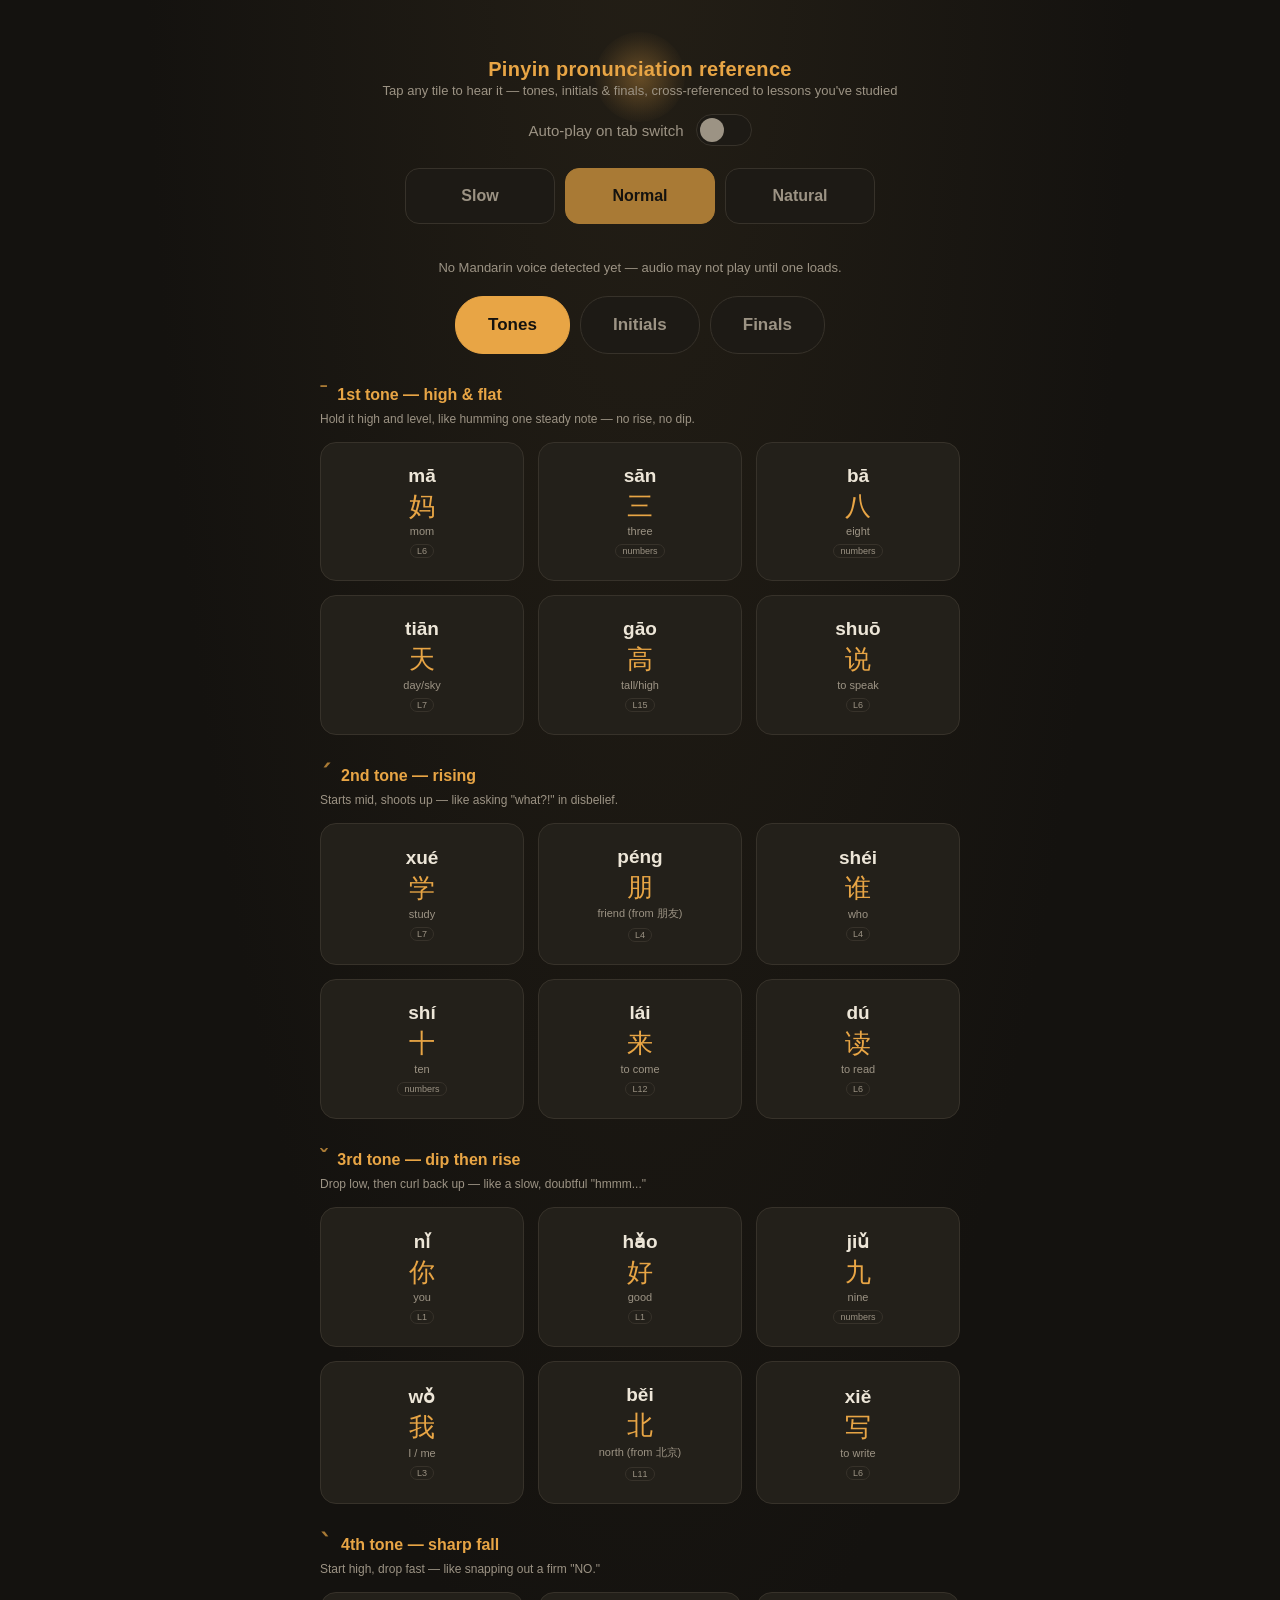
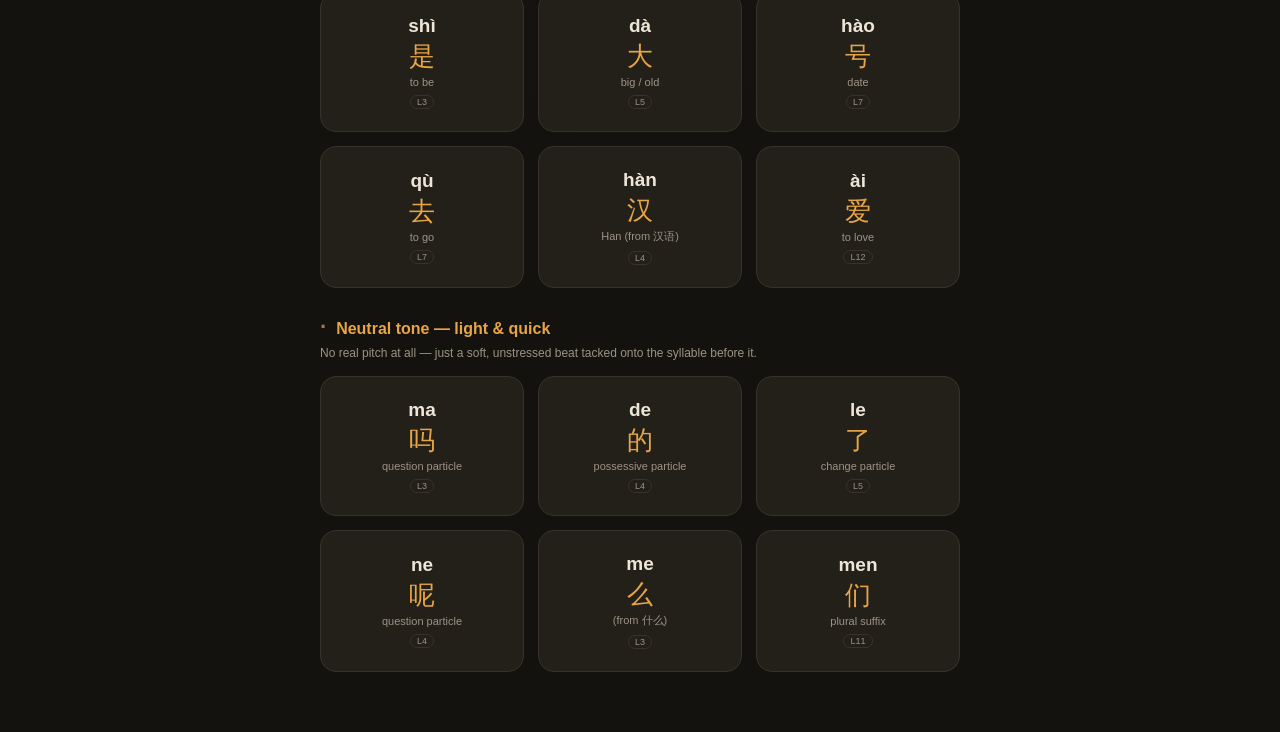
<file: hsk1_pinyin_reference.html>
<!DOCTYPE html>
<html lang="en">
<head>
<meta charset="UTF-8">
<title>Pinyin Pronunciation Reference — Night Shift Study App</title>
<style>
  :root {
    --bg: #14120f; --panel: #1d1a15; --card: #23201a; --amber: #e8a545; --amber-dim: #a97a35;
    --text: #ede6d8; --text-dim: #9c9384; --green: #7fb069; --red: #c96a5a; --border: #37322a;
  }
  * { box-sizing: border-box; }
  body { background: radial-gradient(ellipse at 50% -10%, #241f16 0%, var(--bg) 55%); color: var(--text); font-family: -apple-system, "Segoe UI", sans-serif; margin: 0; padding: 32px 16px 60px; min-height: 100vh; }
  .wrap { max-width: 640px; margin: 0 auto; }
  .lamp { width: 90px; height: 90px; margin: 0 auto 6px; border-radius: 50%; background: radial-gradient(circle, rgba(232,165,69,0.35) 0%, rgba(232,165,69,0.06) 60%, transparent 75%); }
  h1 { text-align: center; font-size: 20px; font-weight: 600; letter-spacing: 0.3px; margin: -70px 0 2px; color: var(--amber); }
  .sub { text-align: center; color: var(--text-dim); font-size: 13px; margin-bottom: 16px; }
  .autoplay-row { display: flex; align-items: center; justify-content: center; gap: 12px; margin-bottom: 22px; font-size: 15px; color: var(--text-dim); }
  .switch { position: relative; width: 56px; height: 32px; background: var(--panel); border: 1px solid var(--border); border-radius: 17px; cursor: pointer; flex-shrink: 0; }
  .switch .knob { position: absolute; top: 3px; left: 3px; width: 24px; height: 24px; background: var(--text-dim); border-radius: 50%; transition: left 0.15s, background 0.15s; }
  .switch.on { border-color: var(--amber); }
  .switch.on .knob { left: 27px; background: var(--amber); }
  .tabs { display: flex; gap: 10px; justify-content: center; margin-bottom: 24px; flex-wrap: wrap; }
  .tab { background: var(--panel); border: 1px solid var(--border); color: var(--text-dim); padding: 18px 32px; border-radius: 28px; font-size: 17px; font-weight: 600; cursor: pointer; min-height: 58px; display: flex; align-items: center; }
  .tab.active { color: var(--bg); background: var(--amber); border-color: var(--amber); }
  .section-title { font-size: 16px; font-weight: 600; color: var(--amber); margin: 26px 0 4px; }
  .section-sub { font-size: 12px; color: var(--text-dim); margin-bottom: 14px; line-height: 1.5; }
  .tone-shape { font-size: 22px; color: var(--amber-dim); letter-spacing: 2px; margin-right: 8px; }
  .grid { display: grid; grid-template-columns: repeat(auto-fill, minmax(160px, 1fr)); gap: 14px; }
  .tile {
    background: var(--card); border: 1px solid var(--border); border-radius: 16px;
    padding: 22px 14px; text-align: center; cursor: pointer; user-select: none;
    display: flex; flex-direction: column; align-items: center; gap: 5px;
    min-height: 108px; justify-content: center;
  }
  .tile:active { transform: scale(0.96); }
  .tile.speaking { border-color: var(--amber); background: rgba(232,165,69,0.08); }
  .tile .pinyin { font-size: 19px; color: var(--text); font-weight: 600; }
  .tile .hanzi { font-size: 26px; color: var(--amber); line-height: 1.1; }
  .tile .meaning { font-size: 11px; color: var(--text-dim); }
  .tile .tag { font-size: 9px; color: var(--text-dim); border: 1px solid var(--border); border-radius: 8px; padding: 1px 6px; margin-top: 2px; }
  .letter-header { font-size: 12px; color: var(--text-dim); margin: 18px 0 8px; text-transform: uppercase; letter-spacing: 1px; }
  .rare-note { font-size: 10px; color: var(--red); margin-top: 2px; }
  .top-row { display:flex; justify-content:center; gap:10px; margin-bottom: 16px; }
  .speed-btn { background: var(--panel); border: 1px solid var(--border); color: var(--text-dim); padding: 16px 20px; border-radius: 14px; font-size: 16px; font-weight: 600; cursor: pointer; min-height: 56px; display: flex; align-items: center; flex: 1; max-width: 150px; justify-content: center; }
  .speed-btn.active { color: var(--bg); background: var(--amber-dim); border-color: var(--amber-dim); }
  .voice-row { display: flex; justify-content: center; margin-bottom: 18px; }
  .voice-select {
    background: var(--panel); border: 1px solid var(--border); color: var(--text);
    padding: 16px 18px; border-radius: 14px; font-size: 17px; max-width: 340px; min-height: 58px; width: 100%;
  }
  .voice-note { text-align: center; font-size: 13px; color: var(--text-dim); margin-bottom: 18px; line-height: 1.5; padding: 0 12px; }
</style>
</head>
<body>
<div class="wrap">
  <div class="lamp"></div>
  <h1>Pinyin pronunciation reference</h1>
  <div class="sub">Tap any tile to hear it — tones, initials &amp; finals, cross-referenced to lessons you've studied</div>

  <div class="autoplay-row">
    <span>Auto-play on tab switch</span>
    <div class="switch" id="autoplaySwitch"><div class="knob"></div></div>
  </div>

  <div class="top-row" id="speedRow"></div>
  <div class="voice-row" id="voiceRow"></div>
  <div class="voice-note" id="voiceNote"></div>

  <div class="tabs" id="tabs"></div>

  <div id="content"></div>
</div>

<script>
// ===== DATA =====
// Each entry: pinyin (with tone mark), hanzi, meaning, optional "note" (rare final flag), optional "lesson" tag
const TONES = {
  "1st tone — high & flat": {
    shape: "ˉ", desc: "Hold it high and level, like humming one steady note — no rise, no dip.",
    words: [
      {h:"妈", p:"mā", e:"mom", tag:"L6"},
      {h:"三", p:"sān", e:"three", tag:"numbers"},
      {h:"八", p:"bā", e:"eight", tag:"numbers"},
      {h:"天", p:"tiān", e:"day/sky", tag:"L7"},
      {h:"高", p:"gāo", e:"tall/high", tag:"L15"},
      {h:"说", p:"shuō", e:"to speak", tag:"L6"}
    ]
  },
  "2nd tone — rising": {
    shape: "ˊ", desc: "Starts mid, shoots up — like asking \"what?!\" in disbelief.",
    words: [
      {h:"学", p:"xué", e:"study", tag:"L7"},
      {h:"朋", p:"péng", e:"friend (from 朋友)", tag:"L4"},
      {h:"谁", p:"shéi", e:"who", tag:"L4"},
      {h:"十", p:"shí", e:"ten", tag:"numbers"},
      {h:"来", p:"lái", e:"to come", tag:"L12"},
      {h:"读", p:"dú", e:"to read", tag:"L6"}
    ]
  },
  "3rd tone — dip then rise": {
    shape: "ˇ", desc: "Drop low, then curl back up — like a slow, doubtful \"hmmm...\"",
    words: [
      {h:"你", p:"nǐ", e:"you", tag:"L1"},
      {h:"好", p:"hǎo", e:"good", tag:"L1"},
      {h:"九", p:"jiǔ", e:"nine", tag:"numbers"},
      {h:"我", p:"wǒ", e:"I / me", tag:"L3"},
      {h:"北", p:"běi", e:"north (from 北京)", tag:"L11"},
      {h:"写", p:"xiě", e:"to write", tag:"L6"}
    ]
  },
  "4th tone — sharp fall": {
    shape: "ˋ", desc: "Start high, drop fast — like snapping out a firm \"NO.\"",
    words: [
      {h:"是", p:"shì", e:"to be", tag:"L3"},
      {h:"大", p:"dà", e:"big / old", tag:"L5"},
      {h:"号", p:"hào", e:"date", tag:"L7"},
      {h:"去", p:"qù", e:"to go", tag:"L7"},
      {h:"汉", p:"hàn", e:"Han (from 汉语)", tag:"L4"},
      {h:"爱", p:"ài", e:"to love", tag:"L12"}
    ]
  },
  "Neutral tone — light & quick": {
    shape: "·", desc: "No real pitch at all — just a soft, unstressed beat tacked onto the syllable before it.",
    words: [
      {h:"吗", p:"ma", e:"question particle", tag:"L3"},
      {h:"的", p:"de", e:"possessive particle", tag:"L4"},
      {h:"了", p:"le", e:"change particle", tag:"L5"},
      {h:"呢", p:"ne", e:"question particle", tag:"L4"},
      {h:"么", p:"me", e:"(from 什么)", tag:"L3"},
      {h:"们", p:"men", e:"plural suffix", tag:"L11"}
    ]
  }
};

const INITIALS = [
  {h:"八", p:"bā", i:"b", e:"eight", tag:"numbers"},
  {h:"朋", p:"péng", i:"p", e:"friend", tag:"L4"},
  {h:"妈", p:"mā", i:"m", e:"mom", tag:"L6"},
  {h:"飞", p:"fēi", i:"f", e:"to fly", tag:"L15"},
  {h:"大", p:"dà", i:"d", e:"big", tag:"L5"},
  {h:"天", p:"tiān", i:"t", e:"day/sky", tag:"L7"},
  {h:"你", p:"nǐ", i:"n", e:"you", tag:"L1"},
  {h:"老", p:"lǎo", i:"l", e:"old (from 老师)", tag:"L3"},
  {h:"国", p:"guó", i:"g", e:"country", tag:"L4"},
  {h:"看", p:"kàn", i:"k", e:"to look", tag:"L7"},
  {h:"好", p:"hǎo", i:"h", e:"good", tag:"L1"},
  {h:"叫", p:"jiào", i:"j", e:"to be called", tag:"L3"},
  {h:"请", p:"qǐng", i:"q", e:"please", tag:"L7"},
  {h:"谢", p:"xiè", i:"x", e:"thanks", tag:"L2"},
  {h:"中", p:"zhōng", i:"zh", e:"middle (from 中国)", tag:"L3"},
  {h:"吃", p:"chī", i:"ch", e:"to eat", tag:"L8"},
  {h:"是", p:"shì", i:"sh", e:"to be", tag:"L3"},
  {h:"人", p:"rén", i:"r", e:"person", tag:"L3"},
  {h:"再", p:"zài", i:"z", e:"again (from 再见)", tag:"L2"},
  {h:"菜", p:"cài", i:"c", e:"dish", tag:"L6"},
  {h:"三", p:"sān", i:"s", e:"three", tag:"numbers"},
  {h:"一", p:"yī", i:"y", e:"one", tag:"numbers"},
  {h:"我", p:"wǒ", i:"w", e:"I / me", tag:"L3"}
];

const FINALS = {
  "a — group": [
    {h:"妈", p:"mā", e:"mom", tag:"L6"},
    {h:"太", p:"tài", e:"too / extremely (ai)", tag:"L12"},
    {h:"好", p:"hǎo", e:"good (ao)", tag:"L1"},
    {h:"三", p:"sān", e:"three (an)", tag:"numbers"},
    {h:"上", p:"shàng", e:"on / above (ang)", tag:"L10"}
  ],
  "e — group": [
    {h:"车", p:"chē", e:"car (e)", tag:"L14"},
    {h:"谁", p:"shéi", e:"who (ei)", tag:"L4"},
    {h:"很", p:"hěn", e:"very (en)", tag:"L6"},
    {h:"冷", p:"lěng", e:"cold (eng)", tag:"L12"}
  ],
  "o / ou / ong — group": [
    {h:"做", p:"zuò", e:"to make — closest plain-o example (o)", tag:"L6"},
    {h:"都", p:"dōu", e:"all / both (ou)", tag:"L14"},
    {h:"中", p:"zhōng", e:"middle (ong)", tag:"L4"}
  ],
  "i — group": [
    {h:"你", p:"nǐ", e:"you (i)", tag:"L1"},
    {h:"家", p:"jiā", e:"family / home (ia)", tag:"L5"},
    {h:"谢", p:"xiè", e:"thanks (ie)", tag:"L2"},
    {h:"叫", p:"jiào", e:"to be called (iao)", tag:"L3"},
    {h:"六", p:"liù", e:"six (iu)", tag:"numbers"},
    {h:"天", p:"tiān", e:"day/sky (ian)", tag:"L7"},
    {h:"您", p:"nín", e:"you, polite (in)", tag:"L1"},
    {h:"想", p:"xiǎng", e:"would like to (iang)", tag:"L8"},
    {h:"请", p:"qǐng", e:"please (ing)", tag:"L7"},
    {h:"熊", p:"xióng", e:"bear — rare final, standalone reference (iong)", tag:"ref"}
  ],
  "u — group": [
    {h:"五", p:"wǔ", e:"five (u)", tag:"numbers"},
    {h:"花", p:"huā", e:"flower — standalone reference (ua)", tag:"ref"},
    {h:"说", p:"shuō", e:"to speak (uo)", tag:"L6"},
    {h:"块", p:"kuài", e:"currency unit (uai)", tag:"L8"},
    {h:"会", p:"huì", e:"can / to be able to (ui)", tag:"L6"},
    {h:"短", p:"duǎn", e:"short — standalone reference (uan)", tag:"ref"},
    {h:"春", p:"chūn", e:"spring — standalone reference (un)", tag:"ref"},
    {h:"床", p:"chuáng", e:"bed — standalone reference (uang)", tag:"ref"},
    {h:"翁", p:"wēng", e:"old man — rare final, standalone (ueng)", tag:"ref"}
  ],
  "ü — group (written u after j/q/x/y)": [
    {h:"去", p:"qù", e:"to go (ü)", tag:"L7"},
    {h:"学", p:"xué", e:"to study (üe)", tag:"L7"},
    {h:"元", p:"yuán", e:"currency unit — standalone reference (üan)", tag:"ref"},
    {h:"云", p:"yún", e:"cloud — standalone reference (ün)", tag:"ref"}
  ],
  "er — standalone": [
    {h:"儿", p:"ér", e:"child / son suffix (from 儿子)", tag:"L9"}
  ]
};

// ===== SPEECH =====
let zhVoices = [];
let selectedVoiceIndex = 0;
let rate = 0.75;
let voicesReady = false;

function pickVoice() {
  const voices = window.speechSynthesis ? window.speechSynthesis.getVoices() : [];
  zhVoices = voices.filter(v => v.lang && v.lang.toLowerCase().startsWith('zh'));
  if (!voicesReady && zhVoices.length) {
    voicesReady = true;
    buildVoiceRow();
  }
}
if (window.speechSynthesis) {
  pickVoice();
  window.speechSynthesis.onvoiceschanged = pickVoice;
  // Some Android browsers never fire onvoiceschanged reliably — poll briefly as a fallback.
  let pollCount = 0;
  const pollVoices = setInterval(() => {
    pollCount++;
    pickVoice();
    if (voicesReady || pollCount > 10) clearInterval(pollVoices);
  }, 300);
}

function guessGender(voice) {
  const n = voice.name.toLowerCase();
  if (n.includes('female') || n.includes('yaoyao') || n.includes('huihui') || n.includes('female')) return ' (likely female)';
  if (n.includes('male') || n.includes('kangkang')) return ' (likely male)';
  return '';
}

function buildVoiceRow() {
  const row = document.getElementById('voiceRow');
  const note = document.getElementById('voiceNote');
  if (zhVoices.length <= 1) {
    row.innerHTML = '';
    note.textContent = zhVoices.length === 1
      ? 'Your device only exposes one Mandarin voice (' + zhVoices[0].name + ') \u2014 no alternate voice to switch to here.'
      : 'No Mandarin voice detected yet \u2014 audio may not play until one loads.';
    return;
  }
  note.textContent = 'Your device has ' + zhVoices.length + ' Mandarin voices available \u2014 pick one:';
  const select = document.createElement('select');
  select.className = 'voice-select';
  select.innerHTML = zhVoices.map((v, i) => `<option value="${i}">${v.name}${guessGender(v)}</option>`).join('');
  select.value = selectedVoiceIndex;
  select.onchange = () => {
    selectedVoiceIndex = parseInt(select.value, 10);
    speak('你好', null);
  };
  row.innerHTML = '';
  row.appendChild(select);
}

function speak(hanzi, tileEl) {
  if (!window.speechSynthesis) return;
  window.speechSynthesis.cancel();
  const utter = new SpeechSynthesisUtterance(hanzi);
  utter.lang = 'zh-CN';
  utter.rate = rate;
  if (zhVoices.length) utter.voice = zhVoices[selectedVoiceIndex] || zhVoices[0];
  if (tileEl) {
    tileEl.classList.add('speaking');
    utter.onend = () => tileEl.classList.remove('speaking');
    utter.onerror = () => tileEl.classList.remove('speaking');
  }
  window.speechSynthesis.speak(utter);
}

// ===== STATE =====
let currentTab = "tones";
let autoPlayEnabled = false;

async function loadAutoplay() {
  try {
    const r = await window.storage.get('pinyin-ref-autoplay', false);
    autoPlayEnabled = r ? JSON.parse(r.value) : false;
  } catch (e) { autoPlayEnabled = false; }
}
async function saveAutoplay() {
  try { await window.storage.set('pinyin-ref-autoplay', JSON.stringify(autoPlayEnabled), false); } catch (e) {}
}
function buildAutoplayToggle() {
  const el = document.getElementById('autoplaySwitch');
  el.className = 'switch' + (autoPlayEnabled ? ' on' : '');
  el.innerHTML = '<div class="knob"></div>';
  el.onclick = async () => { autoPlayEnabled = !autoPlayEnabled; await saveAutoplay(); buildAutoplayToggle(); };
}

function buildSpeedRow() {
  const el = document.getElementById('speedRow');
  const speeds = [{label:'Slow', val:0.6}, {label:'Normal', val:0.75}, {label:'Natural', val:0.95}];
  el.innerHTML = speeds.map(s => `<div class="speed-btn ${rate === s.val ? 'active' : ''}" data-val="${s.val}">${s.label}</div>`).join('');
  el.querySelectorAll('.speed-btn').forEach(btn => {
    btn.onclick = () => { rate = parseFloat(btn.dataset.val); buildSpeedRow(); };
  });
}

function buildTabs() {
  const el = document.getElementById('tabs');
  const tabs = [["tones","Tones"], ["initials","Initials"], ["finals","Finals"]];
  el.innerHTML = tabs.map(([id, label]) => `<div class="tab ${currentTab === id ? 'active' : ''}" data-id="${id}">${label}</div>`).join('');
  el.querySelectorAll('.tab').forEach(t => {
    t.onclick = () => { currentTab = t.dataset.id; buildTabs(); render(); };
  });
}

function makeTile(word) {
  const tile = document.createElement('div');
  tile.className = 'tile';
  tile.innerHTML = `
    <div class="pinyin">${word.p}</div>
    <div class="hanzi">${word.h}</div>
    <div class="meaning">${word.e}</div>
    ${word.tag ? `<div class="tag">${word.tag === 'ref' ? 'reference' : word.tag}</div>` : ''}
  `;
  tile.onclick = () => speak(word.h, tile);
  return tile;
}

function render() {
  const content = document.getElementById('content');
  content.innerHTML = '';

  if (currentTab === 'tones') {
    Object.keys(TONES).forEach(toneName => {
      const t = TONES[toneName];
      const titleEl = document.createElement('div');
      titleEl.className = 'section-title';
      titleEl.innerHTML = `<span class="tone-shape">${t.shape}</span>${toneName}`;
      content.appendChild(titleEl);

      const subEl = document.createElement('div');
      subEl.className = 'section-sub';
      subEl.textContent = t.desc;
      content.appendChild(subEl);

      const grid = document.createElement('div');
      grid.className = 'grid';
      t.words.forEach(w => grid.appendChild(makeTile(w)));
      content.appendChild(grid);

      if (autoPlayEnabled) speak(t.words[0].h, null);
    });
  } else if (currentTab === 'initials') {
    const titleEl = document.createElement('div');
    titleEl.className = 'section-title';
    titleEl.textContent = 'Initials — sounds at the start of a syllable';
    content.appendChild(titleEl);
    const subEl = document.createElement('div');
    subEl.className = 'section-sub';
    subEl.textContent = 'Each tile leads with a real word from a lesson you\u2019ve studied, so the sound has context.';
    content.appendChild(subEl);

    const grid = document.createElement('div');
    grid.className = 'grid';
    INITIALS.forEach(w => {
      const tile = makeTile(w);
      const initTag = document.createElement('div');
      initTag.style.cssText = 'font-size:10px;color:var(--amber-dim);margin-bottom:2px;';
      initTag.textContent = w.i + '-';
      tile.insertBefore(initTag, tile.firstChild);
      grid.appendChild(tile);
    });
    content.appendChild(grid);
    if (autoPlayEnabled) speak(INITIALS[0].h, null);
  } else if (currentTab === 'finals') {
    const titleEl = document.createElement('div');
    titleEl.className = 'section-title';
    titleEl.textContent = 'Finals — sounds at the end of a syllable';
    content.appendChild(titleEl);
    const subEl = document.createElement('div');
    subEl.className = 'section-sub';
    subEl.textContent = 'Grouped the same way your textbook groups them. Tiles marked "reference" aren\u2019t from your vocab yet — they\u2019re just the clearest example of that sound.';
    content.appendChild(subEl);

    Object.keys(FINALS).forEach(groupName => {
      const h = document.createElement('div');
      h.className = 'letter-header';
      h.textContent = groupName;
      content.appendChild(h);
      const grid = document.createElement('div');
      grid.className = 'grid';
      FINALS[groupName].forEach(w => grid.appendChild(makeTile(w)));
      content.appendChild(grid);
    });
    if (autoPlayEnabled) speak(FINALS["a — group"][0].h, null);
  }
}

(async () => {
  await loadAutoplay();
  buildAutoplayToggle();
  buildSpeedRow();
  buildVoiceRow();
  buildTabs();
  render();
})();
</script>
</body>
</html>
</file>
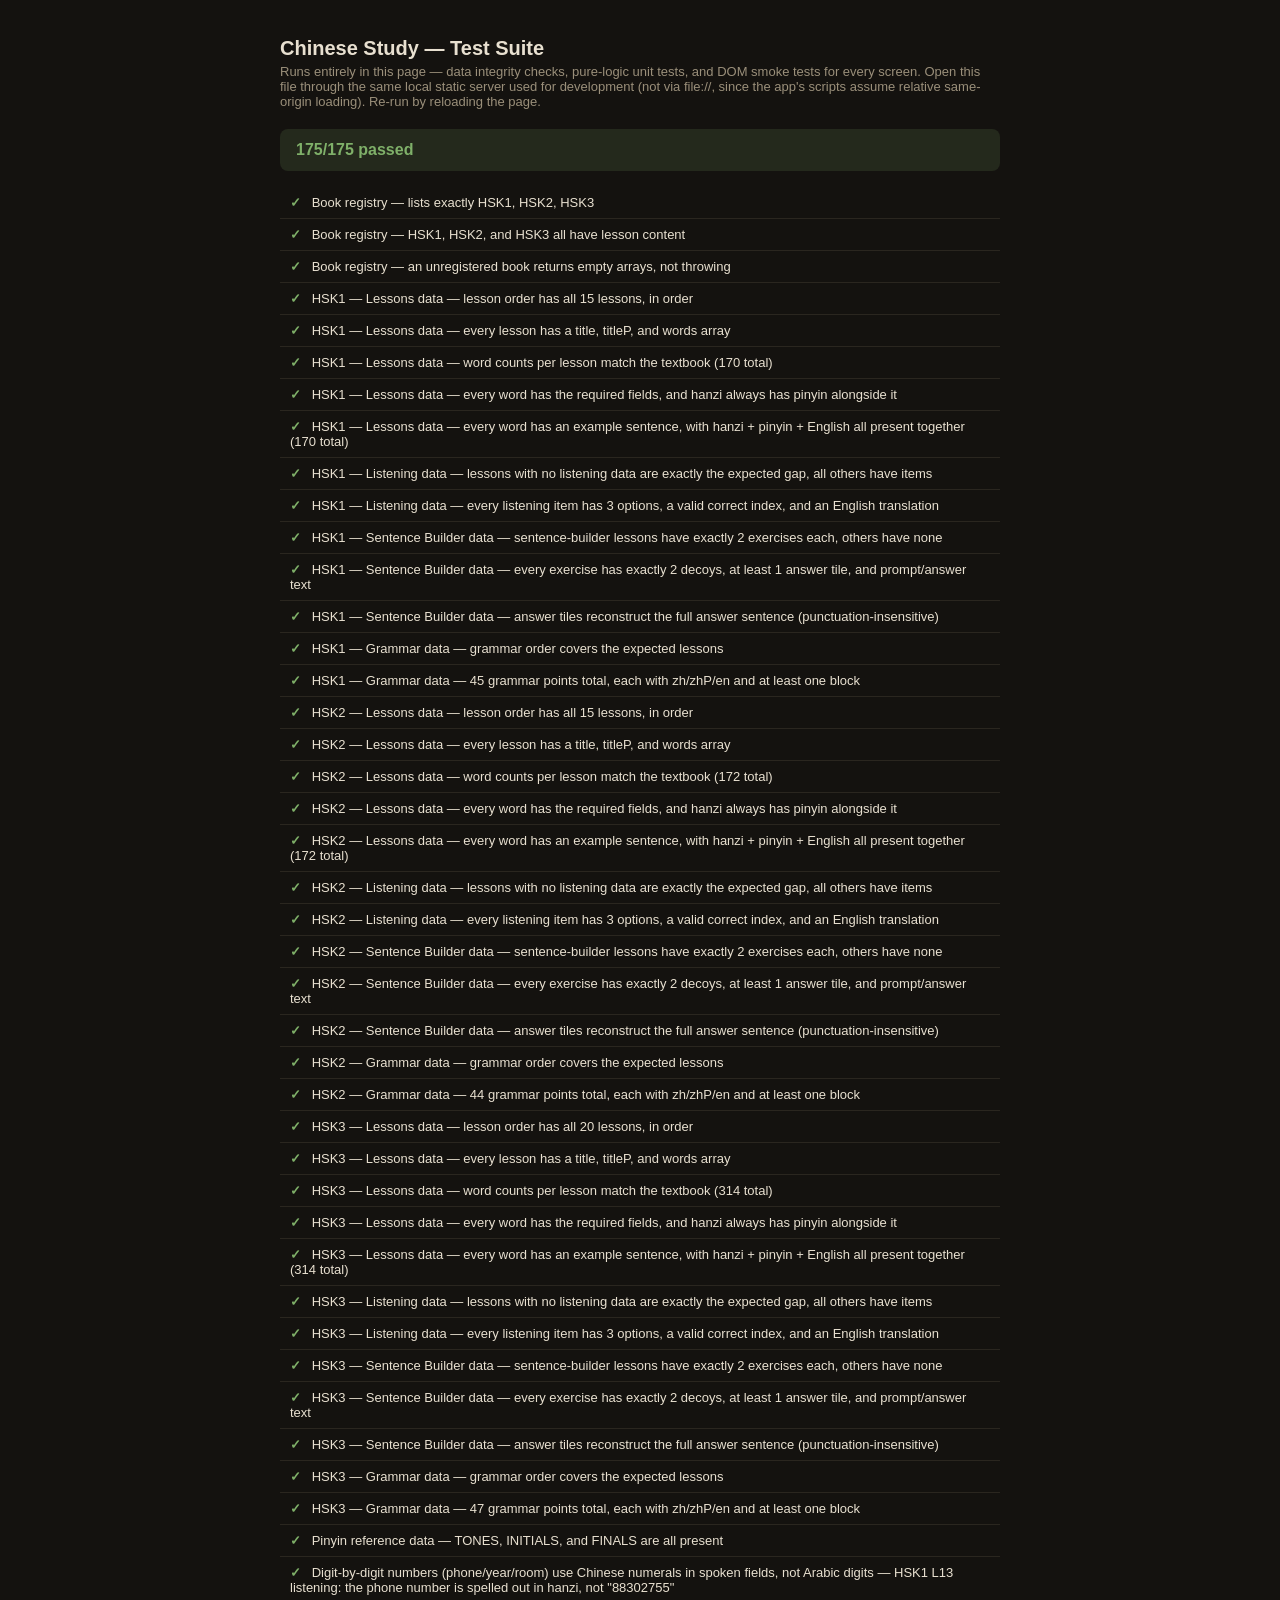
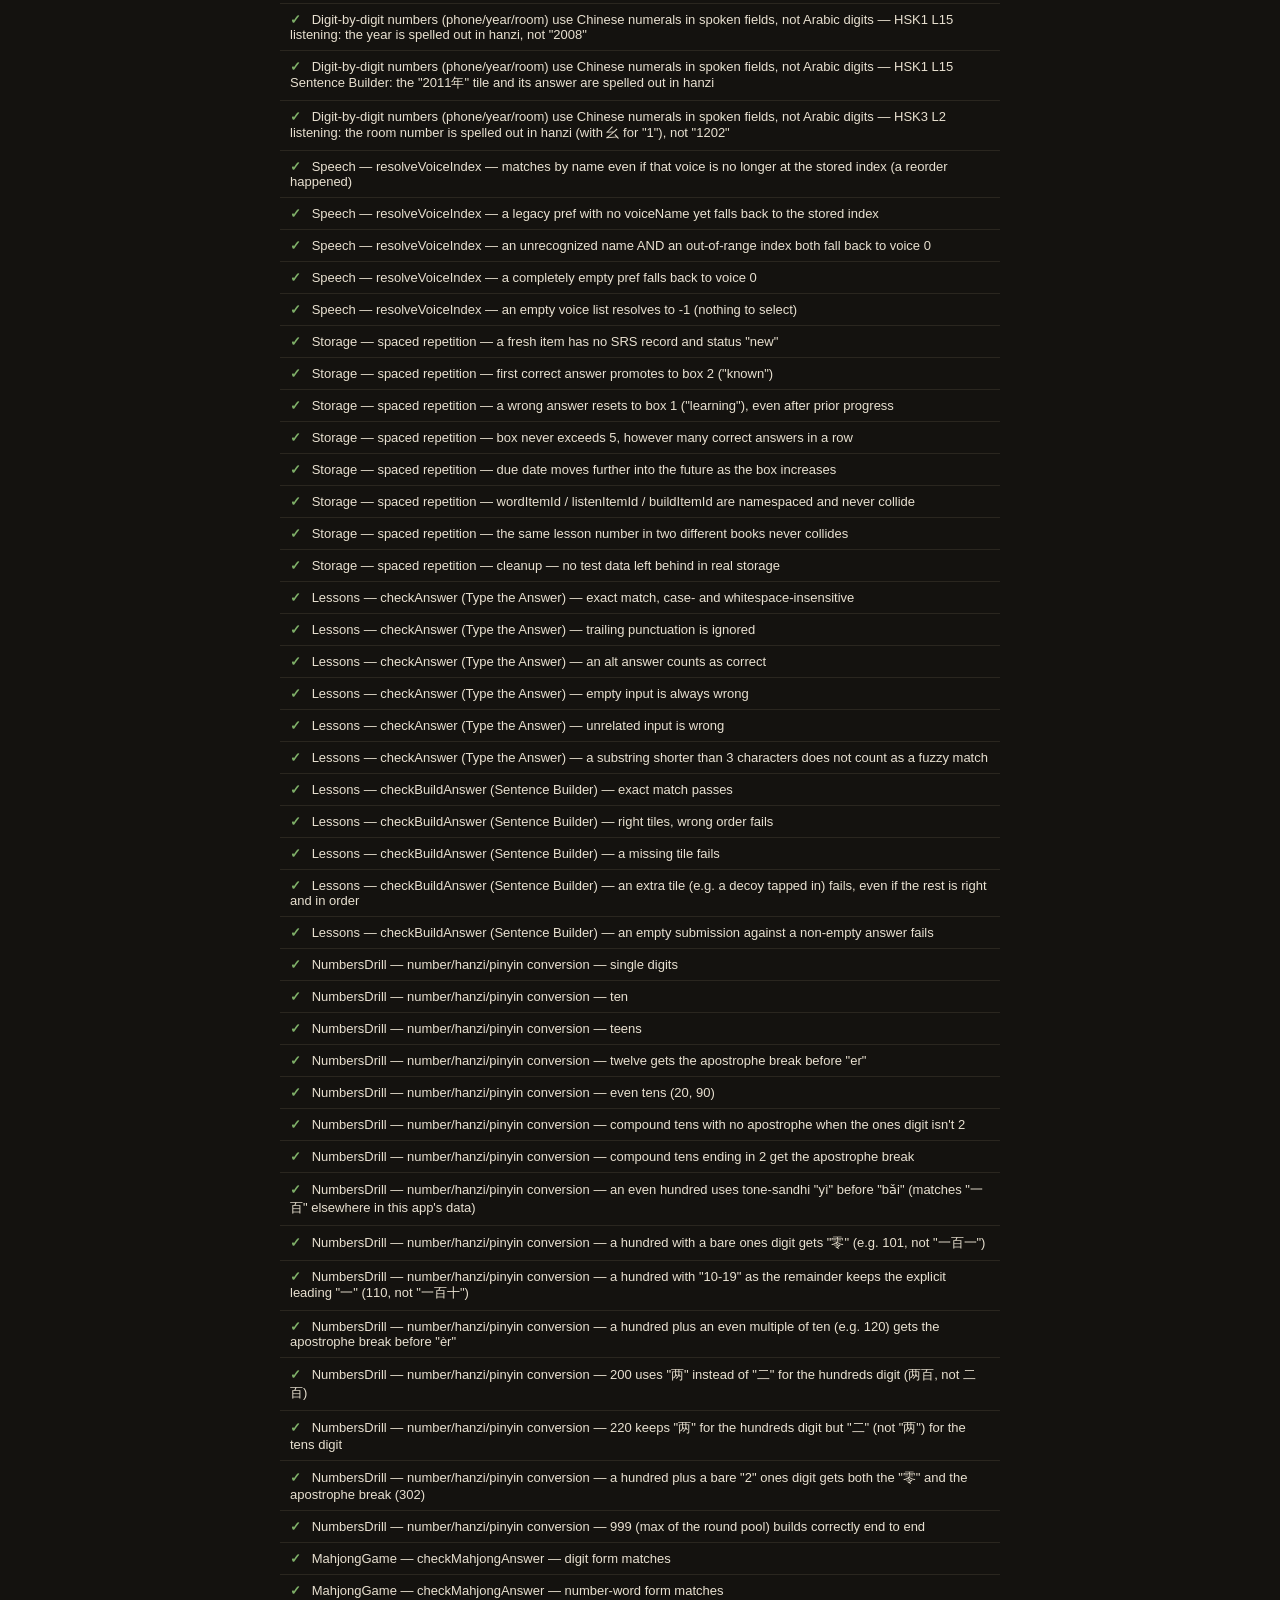
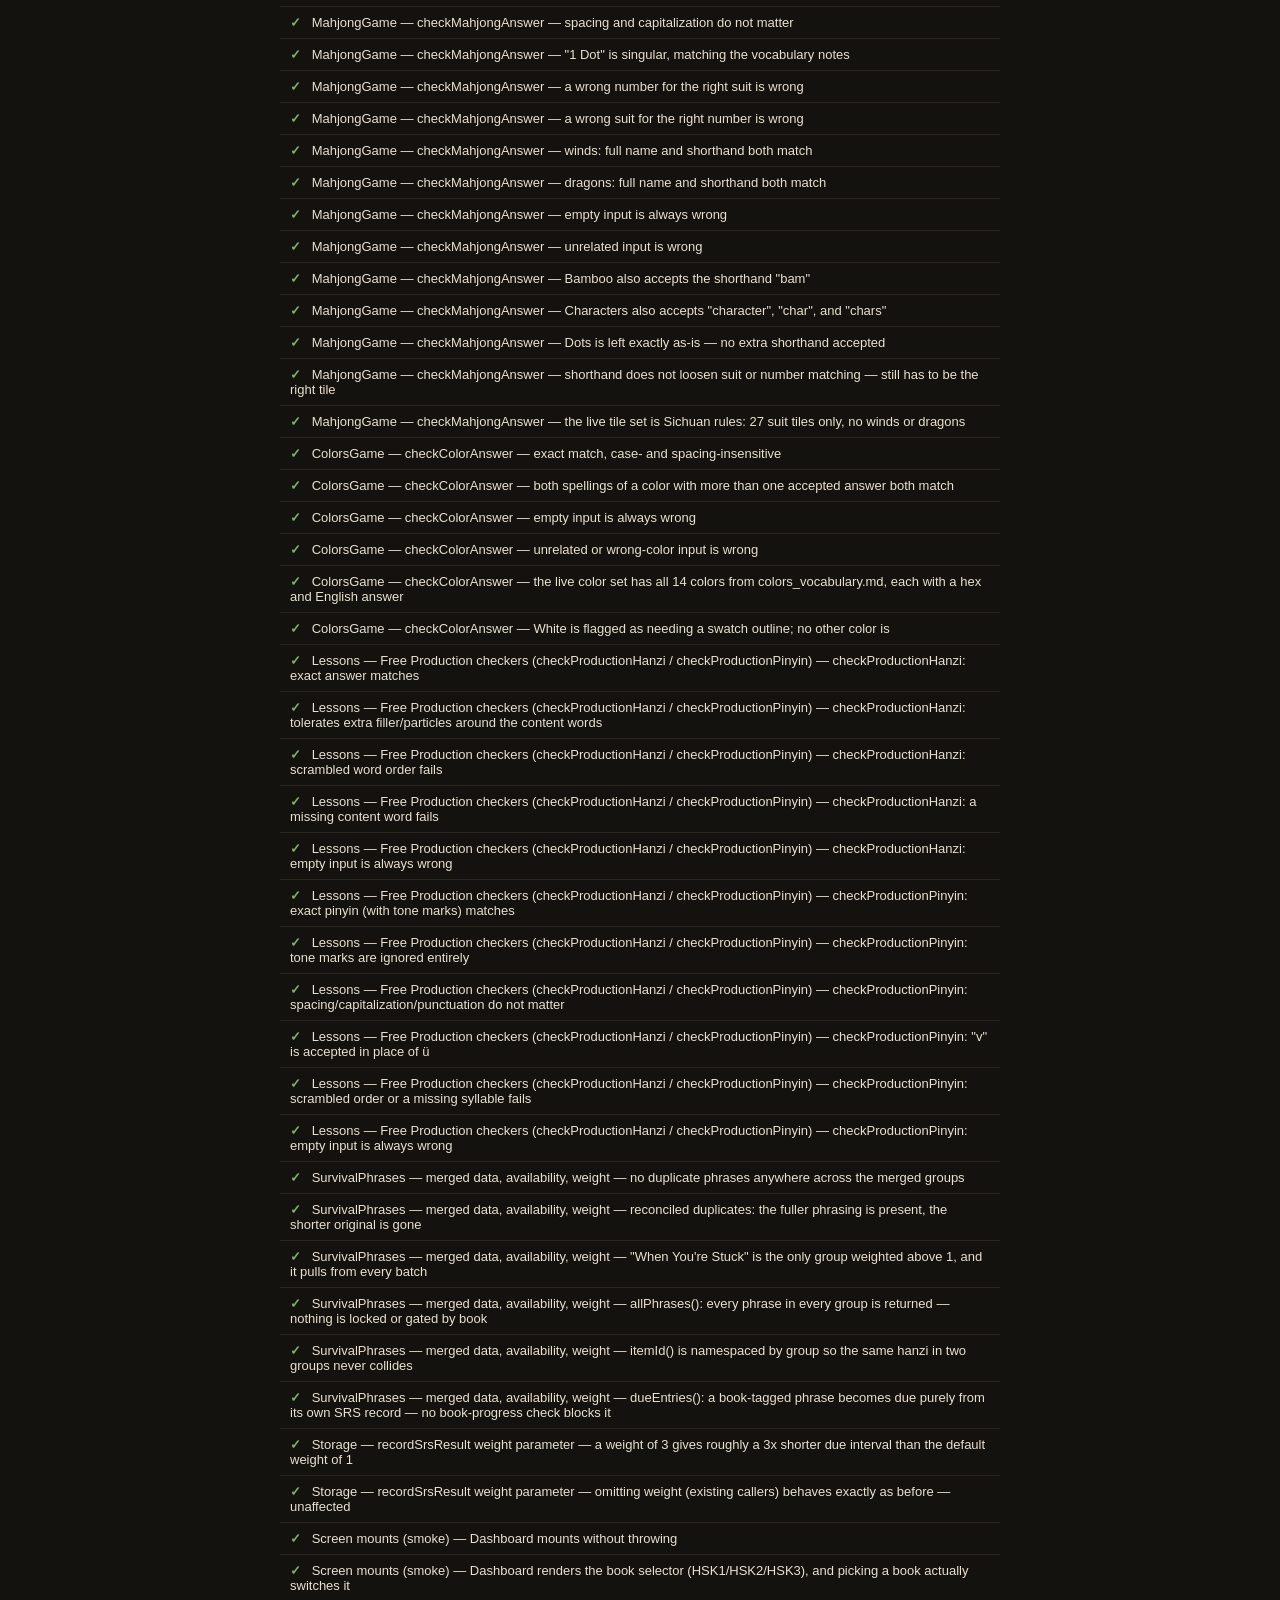
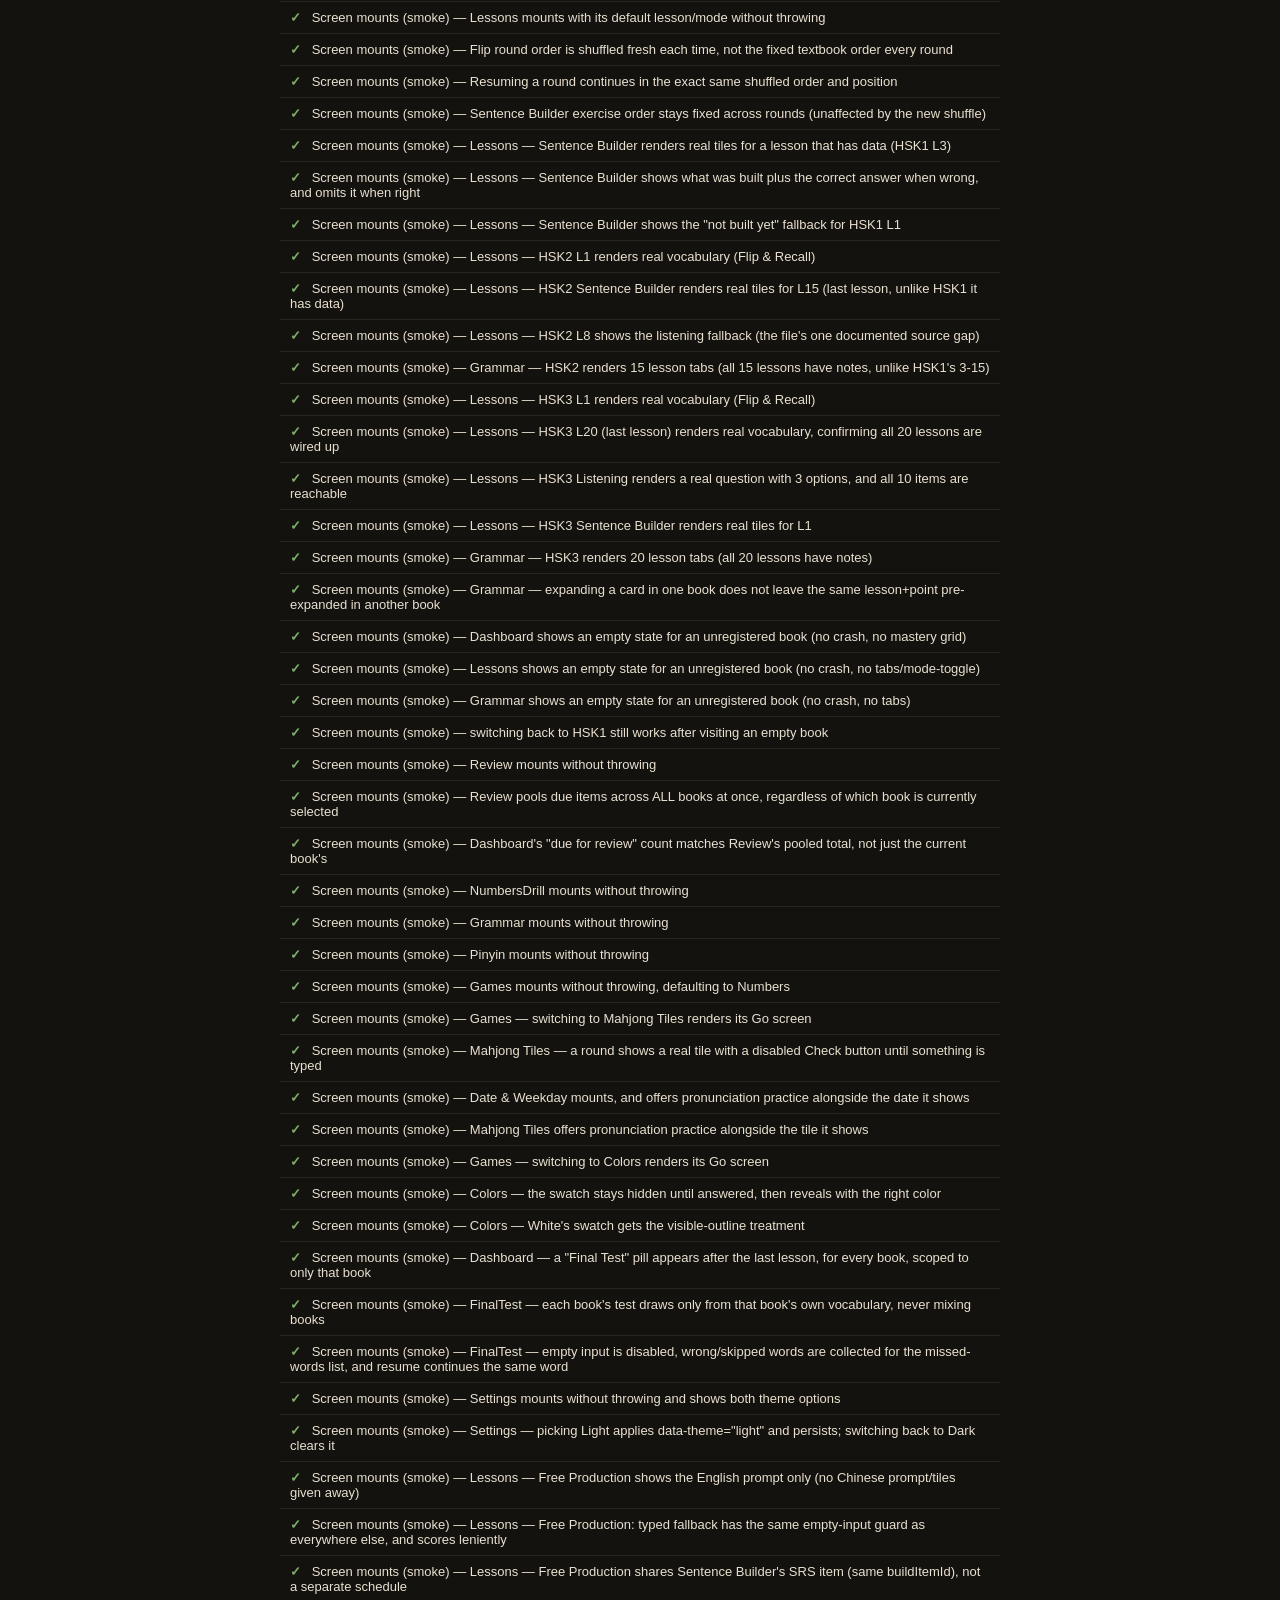
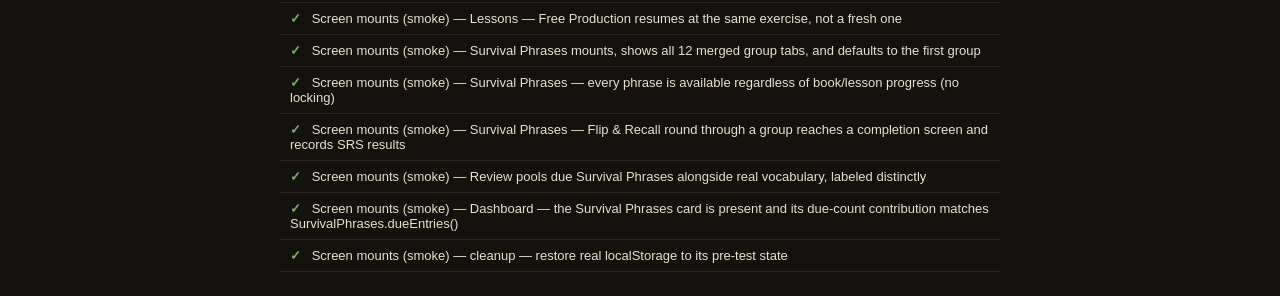
<file: tests/test.html>
<!DOCTYPE html>
<html lang="en">
<head>
<meta charset="UTF-8">
<title>Chinese Study — Test Suite</title>
<style>
  body { background: #14120f; color: #e8e0d0; font-family: -apple-system, Segoe UI, sans-serif; padding: 24px; max-width: 720px; margin: 0 auto; }
  h1 { font-size: 20px; margin-bottom: 4px; }
  .note { color: #9a8f7a; font-size: 13px; margin-bottom: 20px; }
  .summary { font-size: 16px; font-weight: 600; padding: 12px 16px; border-radius: 8px; margin-bottom: 16px; }
  .summary.pass { background: rgba(127,176,105,0.15); color: #7fb069; }
  .summary.fail { background: rgba(201,106,90,0.15); color: #c96a5a; }
  ul.results { list-style: none; padding: 0; margin: 0; }
  ul.results li { padding: 8px 10px; border-bottom: 1px solid #2a261f; font-size: 13px; }
  ul.results li.pass .mark { color: #7fb069; }
  ul.results li.fail .mark { color: #c96a5a; }
  ul.results li.fail { background: rgba(201,106,90,0.08); }
  .mark { display: inline-block; width: 18px; font-weight: 700; }
  .name { color: #e8e0d0; }
  .error { color: #c96a5a; margin: 4px 0 0 26px; font-family: monospace; font-size: 12px; }
  #testSandbox { position: absolute; left: -9999px; top: -9999px; width: 375px; }
</style>
</head>
<body>
<h1>Chinese Study — Test Suite</h1>
<div class="note">
  Runs entirely in this page — data integrity checks, pure-logic unit tests, and DOM smoke tests
  for every screen. Open this file through the same local static server used for development
  (not via file://, since the app's scripts assume relative same-origin loading). Re-run by
  reloading the page.
</div>
<div id="results">Running…</div>

<!-- Off-screen mount point real screens render into during the DOM smoke tests. -->
<div id="testSandbox"></div>

<!-- Real app scripts, same order as index.html — everything except app.js, which auto-boots
     the live UI into #screen/#bottomNav and registers the service worker. Neither exists here,
     and neither should run during a test pass. -->
<script src="../data/book-registry.js"></script>
<script src="../data/hsk1/lessons/lesson-01.js"></script>
<script src="../data/hsk1/lessons/lesson-02.js"></script>
<script src="../data/hsk1/lessons/lesson-03.js"></script>
<script src="../data/hsk1/lessons/lesson-04.js"></script>
<script src="../data/hsk1/lessons/lesson-05.js"></script>
<script src="../data/hsk1/lessons/lesson-06.js"></script>
<script src="../data/hsk1/lessons/lesson-07.js"></script>
<script src="../data/hsk1/lessons/lesson-08.js"></script>
<script src="../data/hsk1/lessons/lesson-09.js"></script>
<script src="../data/hsk1/lessons/lesson-10.js"></script>
<script src="../data/hsk1/lessons/lesson-11.js"></script>
<script src="../data/hsk1/lessons/lesson-12.js"></script>
<script src="../data/hsk1/lessons/lesson-13.js"></script>
<script src="../data/hsk1/lessons/lesson-14.js"></script>
<script src="../data/hsk1/lessons/lesson-15.js"></script>
<script src="../data/hsk1/grammar/lesson-03.js"></script>
<script src="../data/hsk1/grammar/lesson-04.js"></script>
<script src="../data/hsk1/grammar/lesson-05.js"></script>
<script src="../data/hsk1/grammar/lesson-06.js"></script>
<script src="../data/hsk1/grammar/lesson-07.js"></script>
<script src="../data/hsk1/grammar/lesson-08.js"></script>
<script src="../data/hsk1/grammar/lesson-09.js"></script>
<script src="../data/hsk1/grammar/lesson-10.js"></script>
<script src="../data/hsk1/grammar/lesson-11.js"></script>
<script src="../data/hsk1/grammar/lesson-12.js"></script>
<script src="../data/hsk1/grammar/lesson-13.js"></script>
<script src="../data/hsk1/grammar/lesson-14.js"></script>
<script src="../data/hsk1/grammar/lesson-15.js"></script>
<script src="../data/hsk2/lessons/lesson-01.js"></script>
<script src="../data/hsk2/lessons/lesson-02.js"></script>
<script src="../data/hsk2/lessons/lesson-03.js"></script>
<script src="../data/hsk2/lessons/lesson-04.js"></script>
<script src="../data/hsk2/lessons/lesson-05.js"></script>
<script src="../data/hsk2/lessons/lesson-06.js"></script>
<script src="../data/hsk2/lessons/lesson-07.js"></script>
<script src="../data/hsk2/lessons/lesson-08.js"></script>
<script src="../data/hsk2/lessons/lesson-09.js"></script>
<script src="../data/hsk2/lessons/lesson-10.js"></script>
<script src="../data/hsk2/lessons/lesson-11.js"></script>
<script src="../data/hsk2/lessons/lesson-12.js"></script>
<script src="../data/hsk2/lessons/lesson-13.js"></script>
<script src="../data/hsk2/lessons/lesson-14.js"></script>
<script src="../data/hsk2/lessons/lesson-15.js"></script>
<script src="../data/hsk2/grammar/lesson-01.js"></script>
<script src="../data/hsk2/grammar/lesson-02.js"></script>
<script src="../data/hsk2/grammar/lesson-03.js"></script>
<script src="../data/hsk2/grammar/lesson-04.js"></script>
<script src="../data/hsk2/grammar/lesson-05.js"></script>
<script src="../data/hsk2/grammar/lesson-06.js"></script>
<script src="../data/hsk2/grammar/lesson-07.js"></script>
<script src="../data/hsk2/grammar/lesson-08.js"></script>
<script src="../data/hsk2/grammar/lesson-09.js"></script>
<script src="../data/hsk2/grammar/lesson-10.js"></script>
<script src="../data/hsk2/grammar/lesson-11.js"></script>
<script src="../data/hsk2/grammar/lesson-12.js"></script>
<script src="../data/hsk2/grammar/lesson-13.js"></script>
<script src="../data/hsk2/grammar/lesson-14.js"></script>
<script src="../data/hsk2/grammar/lesson-15.js"></script>
<script src="../data/hsk3/lessons/lesson-01.js"></script>
<script src="../data/hsk3/lessons/lesson-02.js"></script>
<script src="../data/hsk3/lessons/lesson-03.js"></script>
<script src="../data/hsk3/lessons/lesson-04.js"></script>
<script src="../data/hsk3/lessons/lesson-05.js"></script>
<script src="../data/hsk3/lessons/lesson-06.js"></script>
<script src="../data/hsk3/lessons/lesson-07.js"></script>
<script src="../data/hsk3/lessons/lesson-08.js"></script>
<script src="../data/hsk3/lessons/lesson-09.js"></script>
<script src="../data/hsk3/lessons/lesson-10.js"></script>
<script src="../data/hsk3/lessons/lesson-11.js"></script>
<script src="../data/hsk3/lessons/lesson-12.js"></script>
<script src="../data/hsk3/lessons/lesson-13.js"></script>
<script src="../data/hsk3/lessons/lesson-14.js"></script>
<script src="../data/hsk3/lessons/lesson-15.js"></script>
<script src="../data/hsk3/lessons/lesson-16.js"></script>
<script src="../data/hsk3/lessons/lesson-17.js"></script>
<script src="../data/hsk3/lessons/lesson-18.js"></script>
<script src="../data/hsk3/lessons/lesson-19.js"></script>
<script src="../data/hsk3/lessons/lesson-20.js"></script>
<script src="../data/hsk3/grammar/lesson-01.js"></script>
<script src="../data/hsk3/grammar/lesson-02.js"></script>
<script src="../data/hsk3/grammar/lesson-03.js"></script>
<script src="../data/hsk3/grammar/lesson-04.js"></script>
<script src="../data/hsk3/grammar/lesson-05.js"></script>
<script src="../data/hsk3/grammar/lesson-06.js"></script>
<script src="../data/hsk3/grammar/lesson-07.js"></script>
<script src="../data/hsk3/grammar/lesson-08.js"></script>
<script src="../data/hsk3/grammar/lesson-09.js"></script>
<script src="../data/hsk3/grammar/lesson-10.js"></script>
<script src="../data/hsk3/grammar/lesson-11.js"></script>
<script src="../data/hsk3/grammar/lesson-12.js"></script>
<script src="../data/hsk3/grammar/lesson-13.js"></script>
<script src="../data/hsk3/grammar/lesson-14.js"></script>
<script src="../data/hsk3/grammar/lesson-15.js"></script>
<script src="../data/hsk3/grammar/lesson-16.js"></script>
<script src="../data/hsk3/grammar/lesson-17.js"></script>
<script src="../data/hsk3/grammar/lesson-18.js"></script>
<script src="../data/hsk3/grammar/lesson-19.js"></script>
<script src="../data/hsk3/grammar/lesson-20.js"></script>
<script src="../data/pinyin-data.js"></script>
<script src="../js/storage.js"></script>
<script src="../js/theme.js"></script>
<script src="../js/speech.js"></script>
<script src="../js/recorder.js"></script>
<script src="../js/lessons.js"></script>
<script src="../js/survival-phrases.js"></script>
<script src="../js/pinyin.js"></script>
<script src="../js/dashboard.js"></script>
<script src="../js/final-test.js"></script>
<script src="../js/review.js"></script>
<script src="../js/numbers.js"></script>
<script src="../js/date-weekday.js"></script>
<script src="../js/mahjong.js"></script>
<script src="../js/colors.js"></script>
<script src="../js/games.js"></script>
<script src="../js/grammar.js"></script>
<script src="../js/settings.js"></script>
<script src="../js/speech-input.js"></script>

<script src="test-runner.js"></script>
<script src="data-integrity.test.js"></script>
<script src="logic.test.js"></script>
<script src="dom-smoke.test.js"></script>
<script>
  const results = TestRunner.runAll();
  TestRunner.render(results, document.getElementById('results'));
</script>
</body>
</html>
</file>
<file: css/style.css>
/* HSK1 Night Shift — shared amber night-shift theme (the default/night-shift option, deliberately
   chosen for low eye strain — never replaced, only offered alongside a light alternative below).
   Extracted/unified from the original hsk1_lessons_*.html and hsk1_pinyin_reference.html files,
   plus new styles for the bottom nav, dashboard and review screens.

   --on-accent is the text color used ON TOP of solid amber/red fills (buttons, active tabs, the
   listening "play" circle, ...) — in this dark theme that's just the page background color again
   (dark text reads fine on the bright amber/red fills), so it's defined here as an alias rather
   than a second hardcoded value that could drift out of sync with --bg. The light theme below
   gives --on-accent its own (light) value instead, since its amber/red fills are deliberately
   darkened and need light text on top instead. */
:root {
  --bg: #14120f; --panel: #1d1a15; --card: #23201a; --amber: #e8a545; --amber-dim: #a97a35;
  --text: #ede6d8; --text-dim: #9c9384; --green: #7fb069; --red: #c96a5a; --border: #37322a;
  --on-accent: var(--bg);
  --body-glow: #241f16;
}
/* Light mode — a toggle-able alternative (Settings > Appearance), not a system-preference-based
   default: this app always opens in the dark amber theme above unless the person has explicitly
   switched, and that choice persists (see Storage.getTheme/setTheme in js/storage.js). Every
   color below was re-picked for contrast against a light background, not just inverted — the
   dark theme's bright amber/green/red would all fail contrast as text or button fills on white,
   so this uses deliberately deeper/darker shades of each while keeping the same warm-amber
   identity. See Storage.setTheme's caller in js/settings.js for how [data-theme] gets applied. */
:root[data-theme="light"] {
  --bg: #faf6ee; --panel: #f0e9dc; --card: #ffffff; --amber: #b45309; --amber-dim: #92601f;
  --text: #2a231c; --text-dim: #6f6558; --green: #15803d; --red: #b91c1c; --border: #e2d9c8;
  --on-accent: #fffaf2;
  --body-glow: #fff1d9;
}
* { box-sizing: border-box; }
/* No fixed height on html/body: a specified (not min-) height on a page taller than the
   viewport makes overflowing content spill past the box, and the bottom padding — reserved
   below for the fixed bottom nav — gets rendered at that fixed height instead of after the
   real (taller) content, so it stops actually reserving space. min-height avoids that trap. */
body {
  /* background-color explicitly, not just the gradient's background-image: the `background:`
     shorthand alone resets background-color to transparent, which let the browser's own default
     canvas (dark, independent of this app's theme) show through in any overscroll/rubber-band
     area — most visible as a black strip while scrolling in light mode. */
  background-color: var(--bg);
  background-image: radial-gradient(ellipse at 50% -10%, var(--body-glow) 0%, var(--bg) 55%);
  color: var(--text); font-family: -apple-system, "Segoe UI", sans-serif; margin: 0;
  padding: 24px 16px calc(112px + env(safe-area-inset-bottom, 0px));
  min-height: 100vh;
}
.wrap { max-width: 640px; margin: 0 auto; }
a { color: inherit; }

/* ===== header ===== */
.lamp { width: 90px; height: 90px; margin: 0 auto 6px; border-radius: 50%; background: radial-gradient(circle, rgba(232,165,69,0.35) 0%, rgba(232,165,69,0.06) 60%, transparent 75%); }
h1 { text-align: center; font-size: 20px; font-weight: 600; letter-spacing: 0.3px; margin: -70px 0 2px; color: var(--amber); }
.sub { text-align: center; color: var(--text-dim); font-size: 13px; margin-bottom: 16px; }

/* ===== bottom nav (persistent across all screens) ===== */
.bottom-nav {
  position: fixed; left: 0; right: 0; bottom: 0; z-index: 50;
  display: flex; justify-content: space-around;
  background: var(--panel); border-top: 1px solid var(--border);
  padding: 6px 4px calc(6px + env(safe-area-inset-bottom, 0px));
}
.nav-item {
  flex: 1; min-width: 0; max-width: 140px; display: flex; flex-direction: column; align-items: center; gap: 3px;
  background: none; border: none; color: var(--text-dim); font-size: 11px; font-family: inherit;
  padding: 8px 4px; border-radius: 10px; cursor: pointer; height: 56px; justify-content: center;
}
.nav-item .nav-icon { font-size: 21px; line-height: 1; }
.nav-item .nav-label { max-width: 100%; white-space: nowrap; overflow: hidden; text-overflow: ellipsis; }
.nav-item.active { color: var(--amber); }
.nav-item:active { background: rgba(232,165,69,0.08); }

/* ===== shared toggles / tabs ===== */
.autoplay-row { display: flex; align-items: center; justify-content: center; gap: 8px; margin-bottom: 18px; font-size: 12px; color: var(--text-dim); }
.switch { position: relative; width: 38px; height: 22px; background: var(--panel); border: 1px solid var(--border); border-radius: 12px; cursor: pointer; flex-shrink: 0; }
.switch .knob { position: absolute; top: 2px; left: 2px; width: 16px; height: 16px; background: var(--text-dim); border-radius: 50%; transition: left 0.15s, background 0.15s; }
.switch.on { border-color: var(--amber); }
.switch.on .knob { left: 18px; background: var(--amber); }

.tabs { display: flex; gap: 6px; justify-content: center; margin-bottom: 12px; flex-wrap: wrap; }
.tab { background: var(--panel); border: 1px solid var(--border); color: var(--text-dim); padding: 9px 14px; border-radius: 16px; font-size: 12px; cursor: pointer; min-height: 36px; display: flex; align-items: center; }
.tab.active { color: var(--on-accent); background: var(--amber); border-color: var(--amber); }

.mode-toggle { display: flex; gap: 8px; justify-content: center; margin-bottom: 20px; flex-wrap: wrap; }
.mode-btn { background: var(--panel); border: 1px solid var(--border); color: var(--text-dim); padding: 10px 14px; border-radius: 8px; font-size: 12px; cursor: pointer; min-height: 40px; display: flex; align-items: center; }
.mode-btn.active { color: var(--on-accent); background: var(--amber); border-color: var(--amber); }

.progress-row { display: flex; justify-content: space-between; align-items: center; font-size: 12px; color: var(--text-dim); margin-bottom: 10px; padding: 0 4px; }
.progress-bar { height: 3px; background: var(--border); border-radius: 3px; margin-bottom: 24px; overflow: hidden; }
.progress-fill { height: 100%; background: var(--amber); transition: width 0.3s; }

/* ===== card (flip / type / listen / numbers / review) ===== */
.card { background: var(--card); border: 1px solid var(--border); border-radius: 16px; min-height: 260px; display: flex; flex-direction: column; align-items: center; justify-content: center; text-align: center; padding: 30px 24px; cursor: pointer; user-select: none; position: relative; }
.hanzi { font-size: 64px; color: var(--text); margin-bottom: 8px; line-height: 1; }
.pinyin { font-size: 18px; color: var(--amber); letter-spacing: 0.5px; }
.pos-tag { font-size: 11px; color: var(--text-dim); border: 1px solid var(--border); border-radius: 10px; padding: 2px 8px; margin-top: 8px; display: inline-block; }
.tap-hint { position: absolute; bottom: 14px; font-size: 11px; color: var(--text-dim); }
.back-english { font-size: 22px; color: var(--text); margin-bottom: 10px; }
.mnemonic { font-size: 14px; color: var(--text-dim); line-height: 1.55; max-width: 400px; margin-bottom: 12px; }
.mnemonic b { color: var(--amber); font-weight: 600; }
.example { font-size: 13px; color: var(--text-dim); border-top: 1px solid var(--border); padding-top: 12px; margin-top: 6px; max-width: 400px; line-height: 1.6; }
.example .ex-row { display: flex; align-items: center; gap: 8px; }
.example .ex-h { color: var(--text); font-size: 16px; }
.example .ex-p { color: var(--amber-dim); }
.example .speak-btn { width: 32px; height: 32px; font-size: 13px; margin: 0; flex-shrink: 0; }

.speak-btn { background: none; border: 1px solid var(--amber-dim); color: var(--amber); width: 44px; height: 44px; border-radius: 50%; font-size: 17px; cursor: pointer; display: flex; align-items: center; justify-content: center; margin: 10px auto 0; }
.speak-btn:active { transform: scale(0.94); }
.speak-btn.speaking { color: var(--on-accent); background: var(--amber); }

/* ===== pronunciation practice (mic) ===== */
.audio-row { display: flex; gap: 10px; align-items: center; justify-content: center; margin: 10px 0 0; min-height: 44px; }
.audio-row .speak-btn { margin: 0; }
.mic-btn { background: none; border: 1px solid var(--amber-dim); color: var(--amber); width: 44px; height: 44px; border-radius: 50%; font-size: 17px; cursor: pointer; display: flex; align-items: center; justify-content: center; }
.mic-btn:active { transform: scale(0.94); }
.mic-btn.recording { color: var(--on-accent); background: var(--red); border-color: var(--red); animation: mic-pulse 1s ease-in-out infinite; }
.mic-btn.mic-btn-small { width: 34px; height: 34px; font-size: 13px; }
@keyframes mic-pulse { 0%, 100% { opacity: 1; } 50% { opacity: 0.5; } }
.mic-row { display: flex; gap: 8px; align-items: center; justify-content: center; flex-wrap: wrap; }
.mic-playback-btn { background: none; border: 1px solid var(--border); color: var(--text); font-size: 12px; padding: 8px 12px; border-radius: 16px; cursor: pointer; min-height: 34px; }
.mic-playback-btn.compare { border-color: var(--amber-dim); color: var(--amber); }
.mic-error { font-size: 11px; color: var(--text-dim); max-width: 220px; text-align: center; }

.type-input { width: 100%; max-width: 300px; background: var(--bg); border: 1px solid var(--border); color: var(--text); padding: 12px; border-radius: 8px; font-size: 16px; text-align: center; margin-top: 16px; }
.type-input:focus { outline: none; border-color: var(--amber); }
.type-input.wrong-input { border-color: var(--red); }
.submit-btn { background: var(--amber); color: var(--on-accent); border: none; padding: 12px 20px; border-radius: 8px; font-size: 14px; font-weight: 600; cursor: pointer; margin-top: 12px; min-height: 44px; }
.submit-btn:disabled { opacity: 0.4; cursor: default; }
.error-text { color: var(--red); font-size: 12px; margin-top: 8px; }

.feedback-badge { font-size: 15px; font-weight: 600; padding: 6px 16px; border-radius: 20px; margin-bottom: 12px; display: inline-block; }
.feedback-badge.correct { background: rgba(127,176,105,0.15); color: var(--green); }
.feedback-badge.wrong { background: rgba(201,106,90,0.15); color: var(--red); }
.your-answer { font-size: 13px; color: var(--text-dim); margin-bottom: 4px; }

.listen-play { background: var(--amber); color: var(--on-accent); border: none; width: 64px; height: 64px; border-radius: 50%; font-size: 26px; cursor: pointer; display: flex; align-items: center; justify-content: center; margin-bottom: 14px; }
.listen-play:active { transform: scale(0.95); }
.listen-hint { font-size: 12px; color: var(--text-dim); margin-bottom: 18px; }
.question-text { font-size: 16px; color: var(--text); margin-bottom: 4px; }
.question-hanzi { font-size: 13px; color: var(--text-dim); margin-bottom: 16px; }
.question-hanzi.has-english { margin-bottom: 4px; }
.question-english { font-size: 13px; color: var(--text-dim); font-style: italic; margin-bottom: 16px; }

.option-btn { width: 100%; max-width: 340px; background: var(--panel); border: 1px solid var(--border); color: var(--text); padding: 14px 16px; border-radius: 10px; font-size: 16px; cursor: pointer; margin-bottom: 10px; text-align: left; display: flex; align-items: center; gap: 10px; min-height: 52px; }
.option-btn .opt-letter { color: var(--amber); font-weight: 600; }
.opt-text { display: flex; flex-direction: column; gap: 2px; }
.opt-pinyin { color: var(--text); font-size: 15px; }
.opt-hanzi { color: var(--text-dim); font-size: 13px; }
.option-btn.correct-opt { border-color: var(--green); background: rgba(127,176,105,0.1); }
.option-btn.wrong-opt { border-color: var(--red); background: rgba(201,106,90,0.1); }

/* ===== Sentence Builder ===== */
.sb-prompt-hanzi { font-size: 22px; color: var(--text); margin-bottom: 4px; line-height: 1.4; max-width: 380px; }
.sb-prompt-pinyin { font-size: 14px; color: var(--amber-dim); margin-bottom: 18px; }
.sb-prompt-english { font-size: 14px; color: var(--text-dim); margin-top: -12px; margin-bottom: 14px; }
.built-row { width: 100%; max-width: 380px; min-height: 52px; display: flex; flex-wrap: wrap; gap: 8px; justify-content: center; align-items: center; border: 1px dashed var(--border); border-radius: 10px; padding: 10px; margin-bottom: 14px; }
.built-placeholder { font-size: 12px; color: var(--text-dim); }
.tile-bank { width: 100%; max-width: 380px; display: flex; flex-wrap: wrap; gap: 8px; justify-content: center; margin-bottom: 6px; }
.tile-btn, .built-tile { display: flex; flex-direction: column; align-items: center; gap: 2px; background: var(--panel); border: 1px solid var(--border); color: var(--text); padding: 8px 12px; border-radius: 8px; cursor: pointer; min-height: 44px; justify-content: center; }
.tile-btn.speaking { border-color: var(--amber); }
.tile-btn:active, .built-tile:active { transform: scale(0.95); }
.built-tile { background: var(--amber); border-color: var(--amber); color: var(--on-accent); }
.tile-btn .tile-h, .built-tile .tile-h { font-size: 16px; }
.tile-btn .tile-p, .built-tile .tile-p { font-size: 11px; color: var(--amber-dim); }
.built-tile .tile-p { color: var(--on-accent); opacity: 0.75; }

.controls { display: flex; justify-content: space-between; gap: 10px; margin-top: 18px; }
button.nav-btn { flex: 1; background: var(--panel); border: 1px solid var(--border); color: var(--text); padding: 14px; border-radius: 10px; font-size: 14px; cursor: pointer; min-height: 48px; }
button.know { border-color: var(--green); color: var(--green); }
button.learning { border-color: var(--red); color: var(--red); }
button.nav-btn:active { transform: scale(0.97); }

.stats { display: flex; justify-content: center; gap: 18px; margin-top: 22px; font-size: 12px; color: var(--text-dim); }
.stats span b { color: var(--text); }
.reset { display: block; margin: 30px auto 0; background: none; border: none; color: var(--text-dim); font-size: 12px; text-decoration: underline; cursor: pointer; padding: 8px; }

.num-big { font-size: 30px; color: var(--text); margin-bottom: 6px; }
.num-hint { font-size: 12px; color: var(--text-dim); margin-bottom: 18px; }
.soon-box { text-align: center; padding: 50px 20px; color: var(--text-dim); font-size: 14px; }

/* ===== Mahjong Tiles game ===== */
/* The tile artwork's own ivory/black/red/green/blue palette is intentionally fixed, not themed
   via --amber/--text/etc. — a physical tile looks the same in dark or light mode. */
.mj-tile-art { margin-bottom: 6px; line-height: 0; }
.mj-tile-art svg { display: block; }

/* ===== pinyin reference ===== */
.section-title { font-size: 16px; font-weight: 600; color: var(--amber); margin: 26px 0 4px; }
.section-sub { font-size: 12px; color: var(--text-dim); margin-bottom: 14px; line-height: 1.5; }
.tone-shape { font-size: 22px; color: var(--amber-dim); letter-spacing: 2px; margin-right: 8px; }
.grid { display: grid; grid-template-columns: repeat(auto-fill, minmax(150px, 1fr)); gap: 12px; }
.tile {
  background: var(--card); border: 1px solid var(--border); border-radius: 16px;
  padding: 20px 12px; text-align: center; cursor: pointer; user-select: none;
  display: flex; flex-direction: column; align-items: center; gap: 5px;
  min-height: 100px; justify-content: center;
}
.tile:active { transform: scale(0.96); }
.tile.speaking { border-color: var(--amber); background: rgba(232,165,69,0.08); }
.tile .pinyin { font-size: 18px; color: var(--text); font-weight: 600; }
.tile .hanzi { font-size: 24px; color: var(--amber); line-height: 1.1; }
.tile .meaning { font-size: 11px; color: var(--text-dim); }
.tile .tag { font-size: 9px; color: var(--text-dim); border: 1px solid var(--border); border-radius: 8px; padding: 1px 6px; margin-top: 2px; }
.letter-header { font-size: 12px; color: var(--text-dim); margin: 18px 0 8px; text-transform: uppercase; letter-spacing: 1px; }
.top-row { display:flex; justify-content:center; gap:10px; margin-bottom: 16px; flex-wrap: wrap; }
.speed-btn { background: var(--panel); border: 1px solid var(--border); color: var(--text-dim); padding: 14px 16px; border-radius: 14px; font-size: 14px; font-weight: 600; cursor: pointer; min-height: 48px; display: flex; align-items: center; flex: 1; max-width: 130px; justify-content: center; }
.speed-btn.active { color: var(--on-accent); background: var(--amber-dim); border-color: var(--amber-dim); }
.voice-row { display: flex; justify-content: center; margin-bottom: 18px; }
.voice-select {
  background: var(--panel); border: 1px solid var(--border); color: var(--text);
  padding: 14px 16px; border-radius: 14px; font-size: 15px; max-width: 340px; min-height: 48px; width: 100%;
}
.voice-note { text-align: center; font-size: 12px; color: var(--text-dim); margin-bottom: 18px; line-height: 1.5; padding: 0 12px; }

/* ===== dashboard ===== */
.dash-grid { display: grid; grid-template-columns: 1fr 1fr; gap: 12px; margin-bottom: 18px; }
.dash-card { background: var(--card); border: 1px solid var(--border); border-radius: 16px; padding: 18px; text-align: center; }
.dash-card .big-num { font-size: 30px; color: var(--amber); line-height: 1; margin-bottom: 4px; }
.dash-card .dash-label { font-size: 12px; color: var(--text-dim); }
.goal-bar-wrap { background: var(--border); border-radius: 6px; height: 10px; overflow: hidden; margin-top: 10px; }
.goal-bar-fill { height: 100%; background: var(--amber); transition: width 0.3s; }

.review-cta {
  display: flex; align-items: center; justify-content: space-between; gap: 12px;
  background: linear-gradient(135deg, rgba(232,165,69,0.14), rgba(232,165,69,0.04));
  border: 1px solid var(--amber-dim); border-radius: 16px; padding: 18px 20px; margin-bottom: 18px;
  cursor: pointer; min-height: 64px;
}
.review-cta .rc-title { font-size: 15px; font-weight: 600; color: var(--amber); }
.review-cta .rc-sub { font-size: 12px; color: var(--text-dim); margin-top: 2px; }
.review-cta .rc-arrow { font-size: 22px; color: var(--amber); }
.review-cta.empty { opacity: 0.55; cursor: default; }

.continue-card {
  display: flex; align-items: center; justify-content: space-between; gap: 12px;
  background: var(--panel); border: 1px solid var(--border); border-radius: 16px;
  padding: 16px 20px; margin-bottom: 18px; cursor: pointer; min-height: 60px;
}
.continue-card .cc-title { font-size: 13px; color: var(--text-dim); }
.continue-card .cc-sub { font-size: 15px; color: var(--text); margin-top: 2px; }

.mastery-list-title { font-size: 13px; color: var(--text-dim); margin: 22px 4px 10px; text-transform: uppercase; letter-spacing: 0.5px; }
.mastery-grid { display: grid; grid-template-columns: repeat(auto-fill, minmax(140px, 1fr)); gap: 10px; margin-bottom: 12px; }
.mastery-pill { background: var(--panel); border: 1px solid var(--border); border-radius: 12px; padding: 12px 14px; cursor: pointer; min-height: 56px; }
.mastery-pill .mp-title { font-size: 12px; color: var(--text); margin-bottom: 6px; white-space: nowrap; overflow: hidden; text-overflow: ellipsis; }
.mastery-pill .mp-pinyin { color: var(--amber-dim); }
.mastery-pill .mp-bar-wrap { background: var(--border); border-radius: 4px; height: 6px; overflow: hidden; margin-bottom: 4px; }
.mastery-pill .mp-bar-fill { height: 100%; background: var(--green); }
.mastery-pill .mp-frac { font-size: 10px; color: var(--text-dim); }
.mastery-pill.final-test-pill { border-color: var(--amber-dim); background: linear-gradient(135deg, rgba(232,165,69,0.14), rgba(232,165,69,0.04)); }
.mastery-pill.final-test-pill .mp-title { color: var(--amber); font-weight: 600; }

.review-summary { text-align: center; padding: 40px 20px; }
.review-summary .rs-emoji { font-size: 44px; margin-bottom: 12px; }
.review-summary .rs-title { font-size: 18px; color: var(--amber); margin-bottom: 6px; }
.review-summary .rs-sub { font-size: 13px; color: var(--text-dim); }

/* ===== grammar notes ===== */
.grammar-card { background: var(--card); border: 1px solid var(--border); border-radius: 14px; margin-bottom: 10px; overflow: hidden; }
.grammar-card-header { display: flex; justify-content: space-between; align-items: center; gap: 10px; padding: 14px 16px; cursor: pointer; min-height: 50px; }
.grammar-card-header .gc-zh { color: var(--text); font-size: 15px; line-height: 1.4; }
.grammar-card-header .gc-zh-p { color: var(--amber-dim); font-size: 12px; margin-top: 2px; }
.grammar-card-header .gc-en { color: var(--text-dim); font-size: 12px; margin-top: 4px; line-height: 1.4; }
.grammar-card-header .gc-chevron { color: var(--amber); font-size: 12px; flex-shrink: 0; transition: transform 0.2s; }
.grammar-card.open .gc-chevron { transform: rotate(90deg); }
.grammar-card-body { display: none; padding: 0 16px 16px; }
.grammar-card.open .grammar-card-body { display: block; }

.gc-block { margin-top: 14px; padding-top: 14px; border-top: 1px solid var(--border); }
.gc-block:first-child { margin-top: 0; padding-top: 0; border-top: none; }
.gc-zh-text { color: var(--text); font-size: 14px; line-height: 1.7; margin-bottom: 8px; }
.gc-en-text { color: var(--text-dim); font-size: 13px; line-height: 1.65; }
.gc-note { font-size: 12px; color: var(--amber-dim); border-left: 2px solid var(--amber-dim); padding: 2px 0 2px 10px; margin: 12px 0 0; line-height: 1.6; }

.gc-table-wrap { overflow-x: auto; margin: 12px 0 0; border: 1px solid var(--border); border-radius: 10px; }
.gc-table { border-collapse: collapse; width: 100%; font-size: 13px; }
.gc-table th, .gc-table td { padding: 7px 12px; text-align: left; color: var(--text); white-space: nowrap; border-bottom: 1px solid var(--border); }
.gc-table th { color: var(--amber-dim); font-weight: 600; background: var(--panel); font-size: 11px; }
.gc-table tr:last-child td { border-bottom: none; }

.gc-examples-title { font-size: 11px; color: var(--text-dim); text-transform: uppercase; letter-spacing: 0.5px; margin: 14px 0 6px; }
.gc-example { display: flex; align-items: center; gap: 10px; padding: 9px 0; border-top: 1px solid var(--border); }
.gc-example:first-of-type { border-top: none; }
.gc-example .speak-btn { width: 32px; height: 32px; font-size: 13px; margin: 0; flex-shrink: 0; }
.gc-example-text { flex: 1; min-width: 0; }
.gc-example-raw { color: var(--text); font-size: 14px; line-height: 1.5; }
.gc-example-pinyin { color: var(--amber-dim); font-size: 12px; margin-top: 2px; }
.gc-example-en { color: var(--text-dim); font-size: 12px; line-height: 1.5; margin-top: 3px; }

/* ===== settings ===== */
.settings-row {
  display: flex; align-items: center; justify-content: space-between; gap: 12px;
  background: var(--panel); border: 1px solid var(--border); border-radius: 14px;
  padding: 16px 18px; margin-bottom: 10px; min-height: 60px;
}
.settings-row .sr-label { font-size: 14px; color: var(--text); }
.settings-row .sr-sub { font-size: 12px; color: var(--text-dim); margin-top: 2px; }
.theme-options { display: flex; gap: 10px; margin-bottom: 18px; }
.theme-option {
  flex: 1; background: var(--panel); border: 1px solid var(--border); border-radius: 14px;
  padding: 16px 12px; text-align: center; cursor: pointer; color: var(--text-dim); font-size: 13px;
}
.theme-option .to-swatch { width: 100%; height: 40px; border-radius: 8px; margin-bottom: 10px; border: 1px solid var(--border); }
.theme-option.active { border-color: var(--amber); color: var(--text); }
.theme-option.active .to-swatch { border-color: var(--amber); }

/* ===== Final Test missed-words review list ===== */
.missed-list { margin-top: 4px; }
.missed-lesson-label { font-size: 11px; color: var(--amber-dim); text-transform: uppercase; letter-spacing: 0.5px; margin: 14px 4px 6px; }
.missed-word {
  display: flex; align-items: baseline; justify-content: space-between; gap: 10px;
  background: var(--panel); border: 1px solid var(--border); border-radius: 10px;
  padding: 10px 14px; margin-bottom: 6px; cursor: pointer; min-height: 44px;
}
.missed-word:active { transform: scale(0.98); }
.missed-word .mw-hanzi { color: var(--text); font-size: 15px; white-space: nowrap; }
.missed-word .mw-pinyin { color: var(--amber-dim); font-size: 12px; }
.missed-word .mw-en { color: var(--text-dim); font-size: 12px; text-align: right; }

/* ===== Colors game swatch ===== */
.color-swatch { width: 84px; height: 84px; border-radius: 14px; margin: 6px auto 10px; border: 1px solid var(--border); }
.color-swatch.needs-outline { border: 2px solid var(--text-dim); }
</file>
